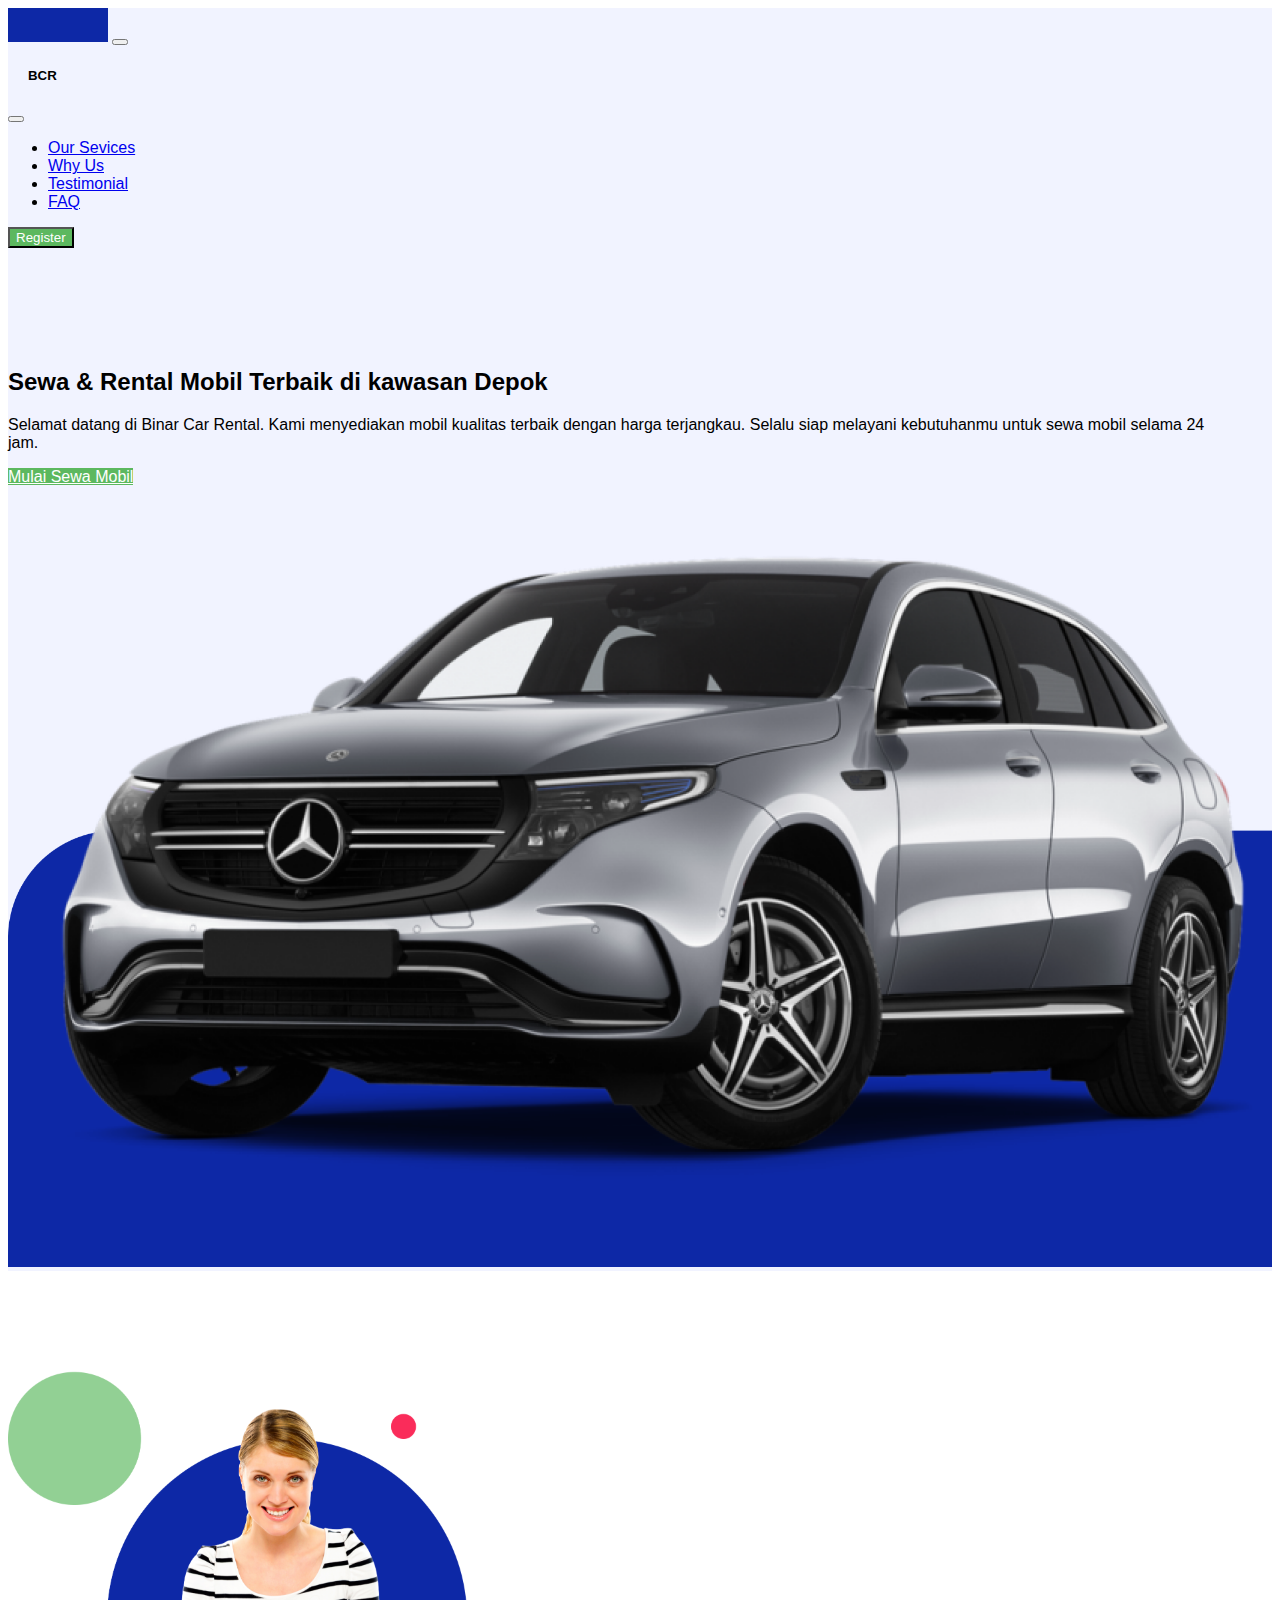
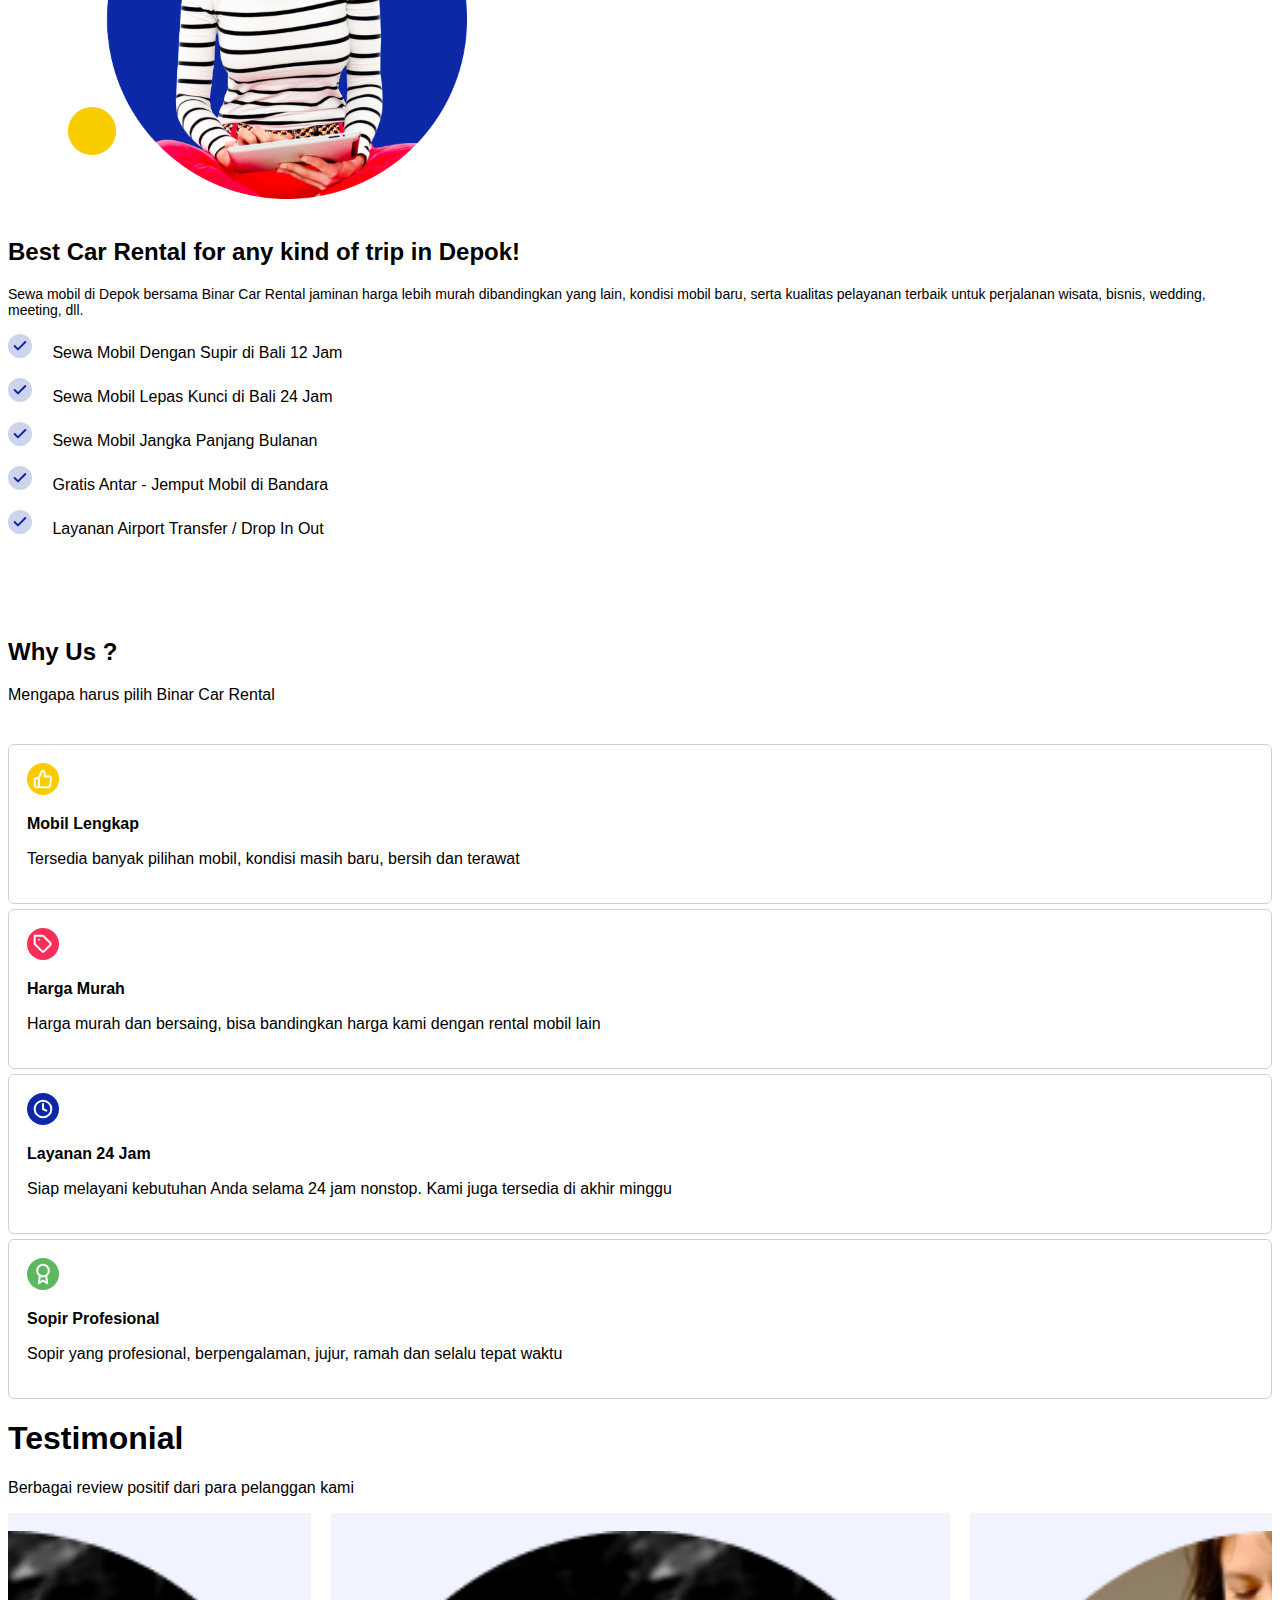
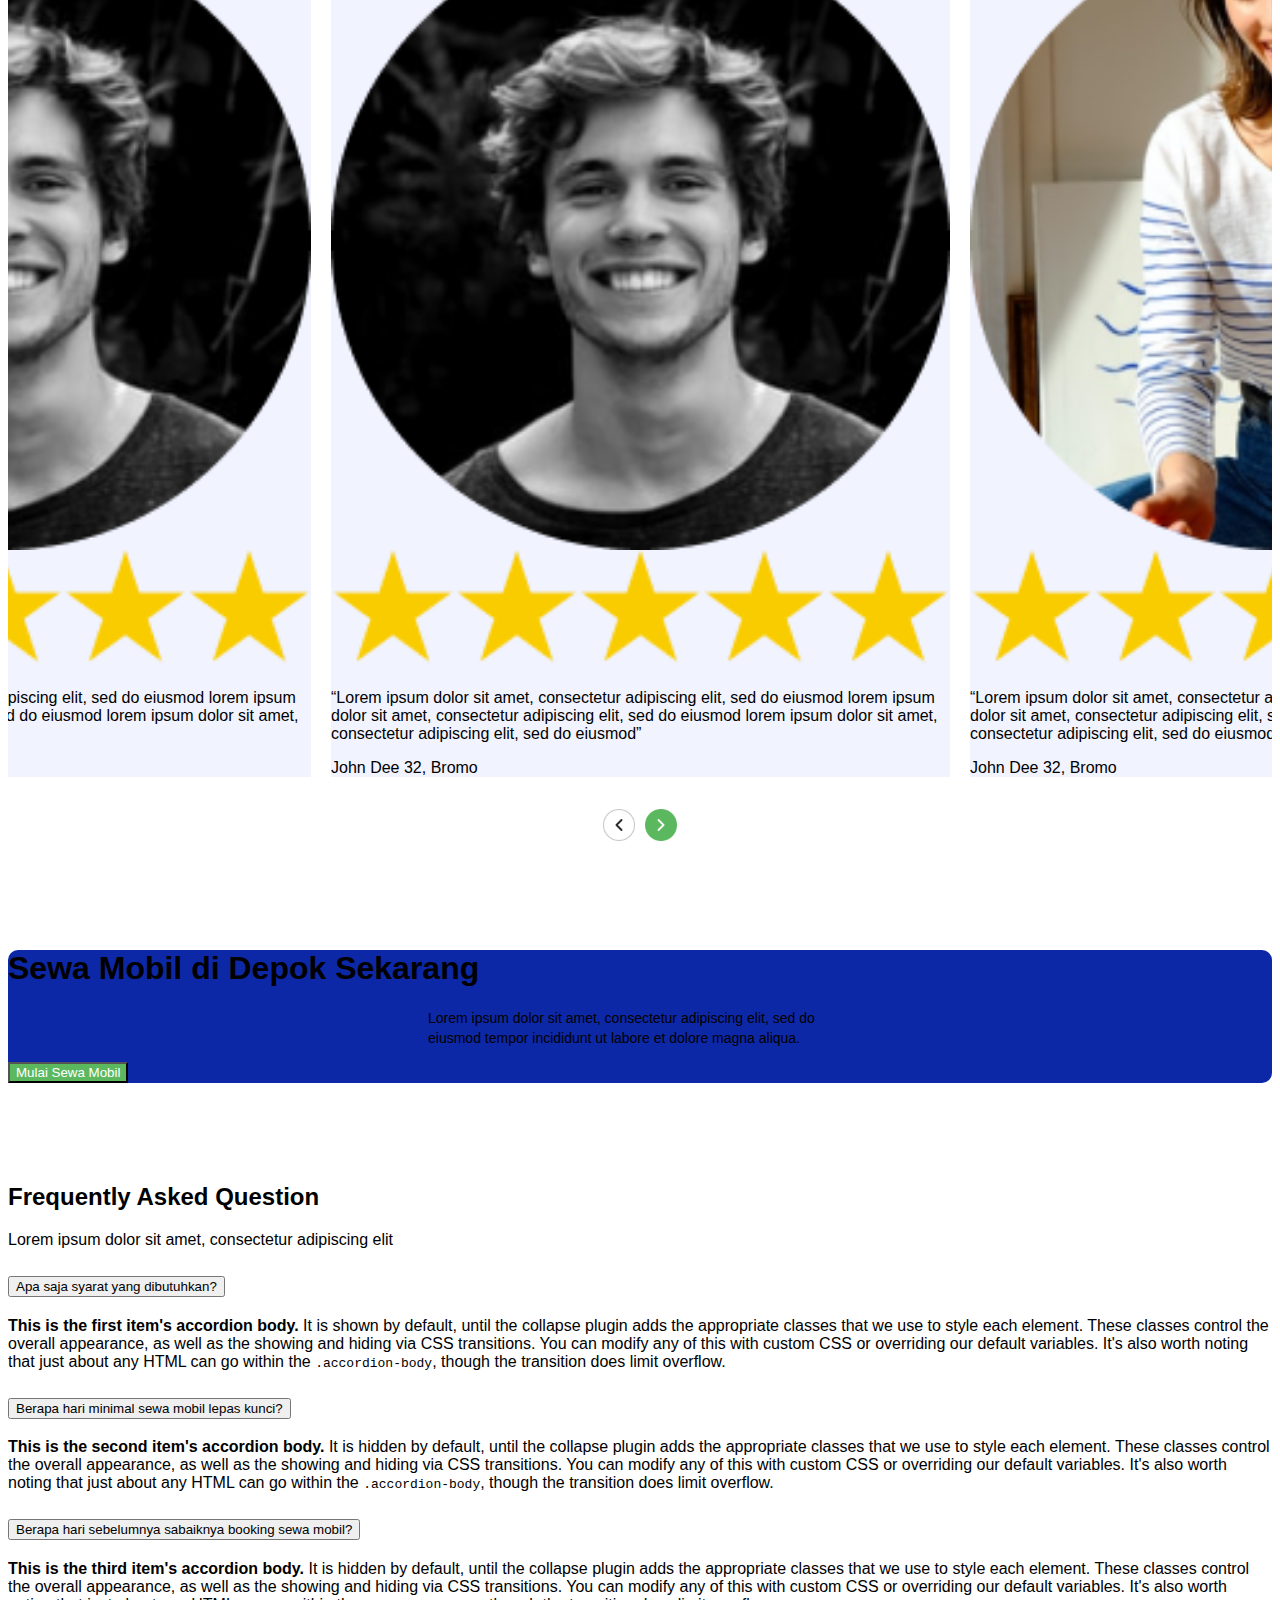
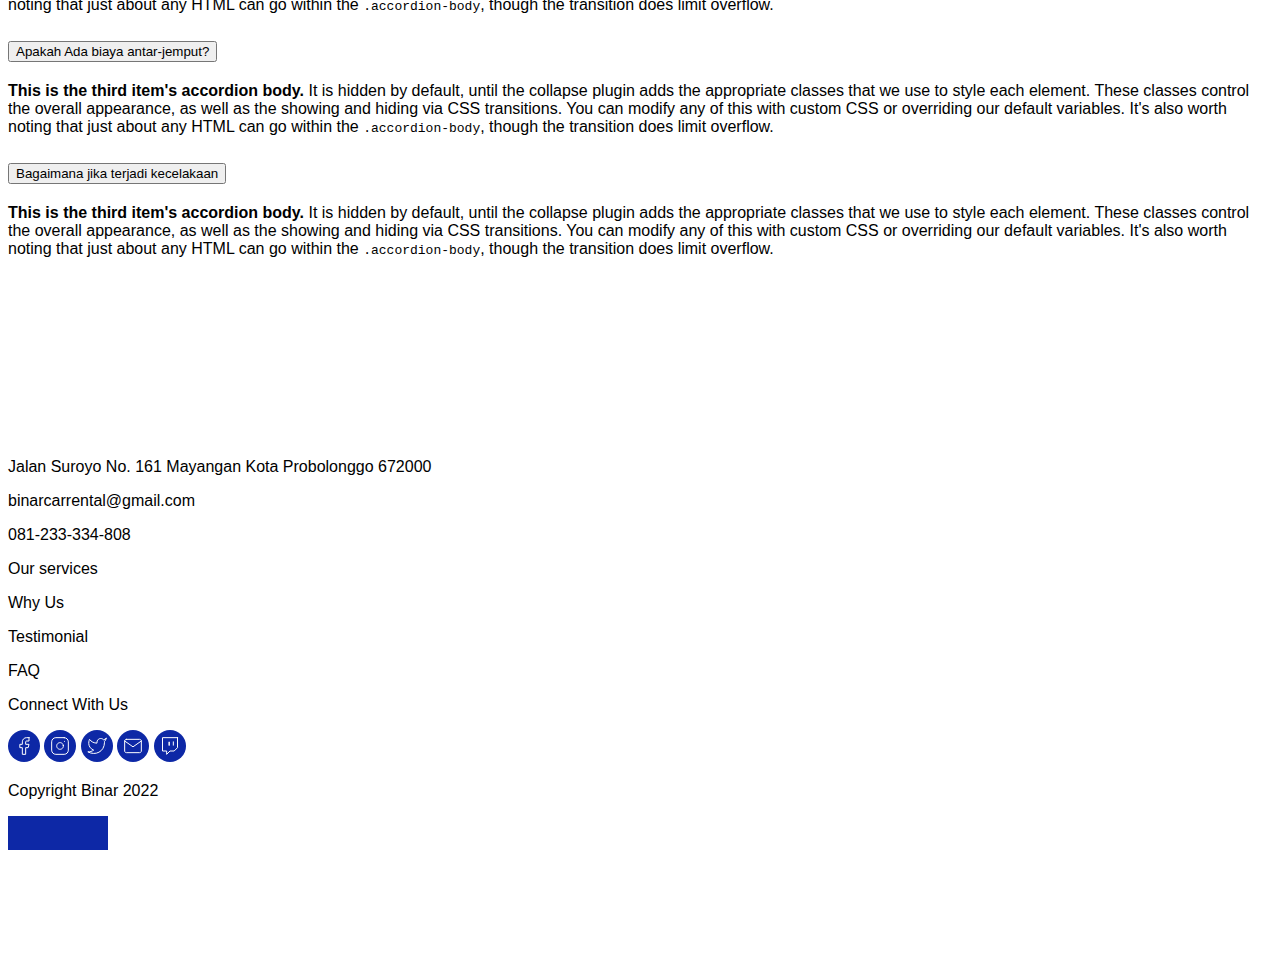
<file: search_car/public/index.html>
<!DOCTYPE html>
<html lang="en">

<head>
    <meta charset="UTF-8">
    <meta http-equiv="X-UA-Compatible" content="IE=edge">
    <meta name="viewport" content="width=device-width, initial-scale=1.0">
    <title>BCR - Binar Car Rental</title>
    <!-- Owl Carousel -->
    <link rel="stylesheet" href="scripts/OwlCarousel2-2.3.4/dist/assets/owl.carousel.css">
    <link rel="stylesheet" href="scripts/OwlCarousel2-2.3.4/dist/assets/owl.theme.default.css">
    <!-- Boostrap -->
    <link href="https://cdn.jsdelivr.net/npm/bootstrap@5.3.0-alpha1/dist/css/bootstrap.min.css" rel="stylesheet" integrity="sha384-GLhlTQ8iRABdZLl6O3oVMWSktQOp6b7In1Zl3/Jr59b6EGGoI1aFkw7cmDA6j6gD" crossorigin="anonymous">
    <!-- Custom CSS -->
    <link rel="stylesheet" href="css/style.css">
</head>

<body>
    <main>
        <!-- Navbar -->
        <nav class="navbar navbar-expand-lg bg-transparent">
            <div class="container">
                <a href="index.html"><img class="navbar-brand" src="images/logo.png" alt="" style="width: 100px; height: 34px;"></a>
                <button class="btn btn-white navbar-toggler" type="button" data-bs-toggle="offcanvas" data-bs-target="#offcanvasRight" aria-controls="offcanvasRight"><span
                        class="navbar-toggler-icon"></span></button>
                <div class="offcanvas offcanvas-end" tabindex="-1" id="offcanvasRight" aria-labelledby="offcanvasRightLabel">
                    <div class="offcanvas-header">
                        <h5 class="offcanvas-title fw-bold" style="margin-left: 20px;" id="offcanvasRightLabel">BCR</h5>
                        <button type="button" class="btn-close" data-bs-dismiss="offcanvas" aria-label="Close"></button>
                    </div>
                    <div class="offcanvas-body justify-content-end">
                        <ul class="navbar-nav mr-2 mb-lg-0">
                            <li class="nav-item mx-3 my-1"><a class="nav-link" href="#ourservices">Our Sevices</a></li>
                            <li class="nav-item mx-3 my-1"><a class="nav-link ml" href="#whyus">Why Us</a></li>
                            <li class="nav-item mx-3 my-1"><a class="nav-link" href="#testimonial">Testimonial</a></li>
                            <li class="nav-item mx-3 my-1"><a class="nav-link" href="#faq">FAQ</a></li>
                        </ul><button class="btn btn-register mx-3 my-1">Register</button>
                    </div>
                </div>
            </div>
        </nav>
        <!-- Main Section -->
        <section class="mobil">
            <div class="container-xxl">
                <div class="row">
                    <!-- <div class="col-lg-1 col-xxl-1 col-md-1">
                    </div> -->
                    <div class="col-lg-5  mx-lg-5 col-xl-5 col-xxl-5 mx-md-0 " style="padding-top: 100px;">
                        <h2 class="fw-bold" style="padding-right: 10px;">Sewa & Rental Mobil Terbaik di kawasan Depok</h2>
                        <p style="padding-right: 40px;">Selamat datang di Binar Car Rental. Kami menyediakan mobil kualitas terbaik dengan harga terjangkau. Selalu siap melayani kebutuhanmu untuk sewa mobil selama 24 jam. </p>
                        <a href="cars.html" class="btn btn-main">Mulai Sewa Mobil</a>
                    </div>
                    <div class="col-lg-5 col-xl-6 col-xxl-6 mt-lg-3" style="padding-top: 50px; "><img class="" width="100%" src="images/img_car.png" alt=""></div>
                </div>
            </div>
        </section>
    </main>



    <!-- Our Service -->
    <section class="content" id="ourservice">
        <div class="container">
            <div class="row">
                <div class="col-lg-6">
                    <img class="img" style="height: 428px;" src="images/img_service.png" alt="">
                </div>
                <div class="col-lg-6" style="padding-top: 15px">
                    <h2 class="fw-bold fs-4" style="padding-right: 200px;">Best Car Rental for any kind of trip in Depok!</h2>
                    <p style="font-size: 14px; padding-right: 30px;">Sewa mobil di Depok bersama Binar Car Rental jaminan harga lebih murah dibandingkan yang lain, kondisi mobil baru, serta kualitas pelayanan terbaik untuk perjalanan wisata, bisnis, wedding, meeting, dll.</p>
                    <div class=" list-check ">
                        <p><img src="images/Group_53.svg" style="margin-right: 16px; " alt=" "> Sewa Mobil Dengan Supir di Bali 12 Jam</p>
                    </div>
                    <div class="list-check ">
                        <p><img src="images/Group_53.svg" style="margin-right: 16px; " alt=" "> Sewa Mobil Lepas Kunci di Bali 24 Jam</p>
                    </div>
                    <div class="list-check ">
                        <p><img src="images/Group_53.svg" style="margin-right: 16px; " alt=" "> Sewa Mobil Jangka Panjang Bulanan</p>
                    </div>
                    <div class="list-check ">
                        <p><img src="images/Group_53.svg" style="margin-right: 16px; " alt=" "> Gratis Antar - Jemput Mobil di Bandara</p>
                    </div>
                    <div class="list-check ">
                        <p><img src="images/Group_53.svg" style="margin-right: 16px; " alt=" "> Layanan Airport Transfer / Drop In Out</p>
                    </div>
                </div>
            </div>
        </div>
    </section>

    <!-- Why Us Section -->
    <section class="why" id="whyus">
        <div class="container ">
            <div class="row ">
                <h2 class="fw-bold">Why Us ?</h2>
                <p style="margin-top: 16px;">Mengapa harus pilih Binar Car Rental</p>
            </div>
            <div class="row " style="margin-top: 40px;">
                <div class="col-lg-3 ">
                    <div class="card-why">
                        <img src="images/icon_complete.svg " alt=" ">
                        <h2 style="font-size: 16px; margin-top: 16px;">Mobil Lengkap</h2>
                        <p style="line-height: 20px;">Tersedia banyak pilihan mobil, kondisi masih baru, bersih dan terawat</p>
                    </div>
                </div>
                <div class="col-lg-3 ">
                    <div class="card-why">
                        <img src="images/icon_price.svg " alt=" ">
                        <h2 style="font-size: 16px; margin-top: 16px;">Harga Murah</h2>
                        <p class="fs-6" style="line-height: 20px;">Harga murah dan bersaing, bisa bandingkan harga kami dengan rental mobil lain</p>
                    </div>
                </div>
                <div class=" col-lg-3 ">
                    <div class="card-why ">
                        <img src="images/icon_24hrs.svg " alt=" ">
                        <h2 style="font-size: 16px; margin-top: 16px; ">Layanan 24 Jam</h2>
                        <p style="line-height: 20px;">Siap melayani kebutuhan Anda selama 24 jam nonstop. Kami juga tersedia di akhir minggu</p>
                    </div>
                </div>
                <div class="col-lg-3 ">
                    <div class="card-why ">
                        <img src="images/icon_professional.svg " alt=" ">
                        <h2 style="font-size: 16px; margin-top: 16px; ">Sopir Profesional</h2>
                        <p style="line-height: 20px;">Sopir yang profesional, berpengalaman, jujur, ramah dan selalu tepat waktu</p>
                    </div>
                </div>


            </div>
        </div>
    </section>

    <!-- Testimonial Section -->

    <section class="carousel" id="testimonial">
        <div class="container">
            <div class="row">
                <div class="col-lg-12 text-center my-5">
                    <h1 class="fw-bold">Testimonial</h1>
                    <p class="mt-3">Berbagai review positif dari para pelanggan kami</p>
                </div>
            </div>
            <div class="owl-carousel owl-theme">
                <div class="item">
                    <div class="card mb-3">
                        <div class=" row py-5 px-2 mx-2 ">
                            <div class="col-lg-3 text-lg-center px-3 ">
                                <br>
                                <img src="images/img_photo.png " class="img-fluid rounded-circle " width="80px " alt="... " style=" margin-left: auto; margin-right: auto; ">
                            </div>
                            <div class="col-lg-9 text-center text-md-center">
                                <div class="card-body ">
                                    <img src="images/Rate.png " alt=" " class="w-25 mb-3 mb-lg-2">
                                    <p class="card-text ">“Lorem ipsum dolor sit amet, consectetur adipiscing elit, sed do eiusmod lorem ipsum dolor sit amet, consectetur adipiscing elit, sed do eiusmod lorem ipsum dolor sit amet, consectetur adipiscing elit, sed do eiusmod”</p>
                                    <p class="fw-bold ">John Dee 32, Bromo</p>
                                </div>
                            </div>
                        </div>
                    </div>
                </div>
                <div class="item">
                    <div class="card mb-3">
                        <div class=" row py-5 px-2 mx-2 ">
                            <div class="col-lg-3 text-lg-center px-3 ">
                                <br>
                                <img src="images/img_photo1.png " class="img-fluid rounded-circle " width="80px " alt="... " style=" margin-left: auto; margin-right: auto; ">
                            </div>
                            <div class="col-lg-9 text-md-center text-md-center">
                                <div class="card-body ">
                                    <img src="images/Rate.png " alt=" " class="w-25 mb-3 mb-lg-2 ">
                                    <p class="card-text ">“Lorem ipsum dolor sit amet, consectetur adipiscing elit, sed do eiusmod lorem ipsum dolor sit amet, consectetur adipiscing elit, sed do eiusmod lorem ipsum dolor sit amet, consectetur adipiscing elit, sed do eiusmod”</p>
                                    <p class="fw-bold ">John Dee 32, Bromo</p>
                                </div>
                            </div>
                        </div>
                    </div>
                </div>
                <div class="item">
                    <div class="card mb-3">
                        <div class=" row py-5 px-2 mx-2 ">
                            <div class="col-lg-3 text-lg-center px-3 ">
                                <br>
                                <img src="images/img_photo.png " class="img-fluid rounded-circle " width="80px " alt="... " style=" margin-left: auto; margin-right: auto; ">
                            </div>
                            <div class="col-lg-9 text-md-center text-md-center">
                                <div class="card-body ">
                                    <img src="images/Rate.png " alt=" " class="w-25 mb-3 mb-lg-2 ">
                                    <p class="card-text ">“Lorem ipsum dolor sit amet, consectetur adipiscing elit, sed do eiusmod lorem ipsum dolor sit amet, consectetur adipiscing elit, sed do eiusmod lorem ipsum dolor sit amet, consectetur adipiscing elit, sed do eiusmod”</p>
                                    <p class="fw-bold ">John Dee 32, Bromo</p>
                                </div>
                            </div>
                        </div>
                    </div>
                </div>
                <div class="item">
                    <div class="card mb-3">
                        <div class=" row py-5 px-2 mx-2 ">
                            <div class="col-lg-3 text-lg-center px-3 ">
                                <br>
                                <img src="images/img_photo.png " class="img-fluid rounded-circle " width="80px " alt="... " style=" margin-left: auto; margin-right: auto; ">
                            </div>
                            <div class="col-lg-9 text-md-center text-md-center">
                                <div class="card-body ">
                                    <img src="images/Rate.png " alt=" " class="w-25 mb-3 mb-lg-2 ">
                                    <p class="card-text ">“Lorem ipsum dolor sit amet, consectetur adipiscing elit, sed do eiusmod lorem ipsum dolor sit amet, consectetur adipiscing elit, sed do eiusmod lorem ipsum dolor sit amet, consectetur adipiscing elit, sed do eiusmod”</p>
                                    <p class="fw-bold ">John Dee 32, Bromo</p>
                                </div>
                            </div>
                        </div>
                    </div>
                </div>
            </div>
        </div>
    </section>


    <!-- Sewa Mobil -->

    <section class="rent">
        <div class="container">
            <div class="row">
                <div class="col-lg-12 text-lg-center text-center py-5">
                    <h1 class="text-white fw-bold">Sewa Mobil di Depok Sekarang</h1>
                    <p class="text-white pt-2">Lorem ipsum dolor sit amet, consectetur adipiscing elit, sed do eiusmod tempor incididunt ut labore et dolore magna aliqua. </p>
                    <button class="btn btn-main mt-4">Mulai Sewa Mobil</button>
                </div>
            </div>
        </div>
    </section>

    <!-- Frequently Asked Question -->
    <section class="faq" id="faq">
        <div class="container">
            <div class="row">
                <div class="col-lg-5 title-faq">
                    <h2 class="fw-bold">Frequently Asked Question</h2>
                    <p>Lorem ipsum dolor sit amet, consectetur adipiscing elit</p>
                </div>
                <div class="col-lg-7">
                    <div class="accordion" id="accordionExample">
                        <div class="accordion-item">
                            <h2 class="accordion-header" id="headingOne">
                                <button class="accordion-button" type="button" data-bs-toggle="collapse" data-bs-target="#collapseOne" aria-expanded="true" aria-controls="collapseOne">
                                    Apa saja syarat yang dibutuhkan?
                                </button>
                            </h2>
                            <div id="collapseOne" class="accordion-collapse collapse show" aria-labelledby="headingOne" data-bs-parent="#accordionExample">
                                <div class="accordion-body">
                                    <strong>This is the first item's accordion body.</strong> It is shown by default, until the collapse plugin adds the appropriate classes that we use to style each element. These classes control the overall appearance,
                                    as well as the showing and hiding via CSS transitions. You can modify any of this with custom CSS or overriding our default variables. It's also worth noting that just about any HTML can go within the <code>.accordion-body</code>,
                                    though the transition does limit overflow.
                                </div>
                            </div>
                        </div>
                        <div class="accordion-item mt-3">
                            <h2 class="accordion-header" id="headingTwo">
                                <button class="accordion-button collapsed" type="button" data-bs-toggle="collapse" data-bs-target="#collapseTwo" aria-expanded="false" aria-controls="collapseTwo">
                                    Berapa hari minimal sewa mobil lepas kunci?
                                </button>
                            </h2>
                            <div id="collapseTwo" class="accordion-collapse collapse" aria-labelledby="headingTwo" data-bs-parent="#accordionExample">
                                <div class="accordion-body">
                                    <strong>This is the second item's accordion body.</strong> It is hidden by default, until the collapse plugin adds the appropriate classes that we use to style each element. These classes control the overall appearance,
                                    as well as the showing and hiding via CSS transitions. You can modify any of this with custom CSS or overriding our default variables. It's also worth noting that just about any HTML can go within the <code>.accordion-body</code>,
                                    though the transition does limit overflow.
                                </div>
                            </div>
                        </div>
                        <div class="accordion-item mt-3">
                            <h2 class="accordion-header" id="headingThree">
                                <button class="accordion-button collapsed" type="button" data-bs-toggle="collapse" data-bs-target="#collapseThree" aria-expanded="false" aria-controls="collapseThree">
                                    Berapa hari sebelumnya sabaiknya booking sewa mobil?
                                </button>
                            </h2>
                            <div id="collapseThree" class="accordion-collapse collapse" aria-labelledby="headingThree" data-bs-parent="#accordionExample">
                                <div class="accordion-body">
                                    <strong>This is the third item's accordion body.</strong> It is hidden by default, until the collapse plugin adds the appropriate classes that we use to style each element. These classes control the overall appearance,
                                    as well as the showing and hiding via CSS transitions. You can modify any of this with custom CSS or overriding our default variables. It's also worth noting that just about any HTML can go within the <code>.accordion-body</code>,
                                    though the transition does limit overflow.
                                </div>
                            </div>
                        </div>
                        <div class="accordion-item mt-3">
                            <h2 class="accordion-header" id="headingThree">
                                <button class="accordion-button collapsed" type="button" data-bs-toggle="collapse" data-bs-target="#collapseFour" aria-expanded="false" aria-controls="collapseFour">
                                    Apakah Ada biaya antar-jemput?
                                </button>
                            </h2>
                            <div id="collapseFour" class="accordion-collapse collapse" aria-labelledby="headingFour" data-bs-parent="#accordionExample">
                                <div class="accordion-body">
                                    <strong>This is the third item's accordion body.</strong> It is hidden by default, until the collapse plugin adds the appropriate classes that we use to style each element. These classes control the overall appearance,
                                    as well as the showing and hiding via CSS transitions. You can modify any of this with custom CSS or overriding our default variables. It's also worth noting that just about any HTML can go within the <code>.accordion-body</code>,
                                    though the transition does limit overflow.
                                </div>
                            </div>
                        </div>
                        <div class="accordion-item mt-3">
                            <h2 class="accordion-header" id="headingFive">
                                <button class="accordion-button collapsed" type="button" data-bs-toggle="collapse" data-bs-target="#collapseFive" aria-expanded="false" aria-controls="collapseFive">
                                    Bagaimana jika terjadi kecelakaan
                                </button>
                            </h2>
                            <div id="collapseFive" class="accordion-collapse collapse" aria-labelledby="headingFive" data-bs-parent="#accordionExample">
                                <div class="accordion-body">
                                    <strong>This is the third item's accordion body.</strong> It is hidden by default, until the collapse plugin adds the appropriate classes that we use to style each element. These classes control the overall appearance,
                                    as well as the showing and hiding via CSS transitions. You can modify any of this with custom CSS or overriding our default variables. It's also worth noting that just about any HTML can go within the <code>.accordion-body</code>,
                                    though the transition does limit overflow.
                                </div>
                            </div>
                        </div>
                    </div>
                </div>
            </div>
        </div>
    </section>


    <!-- Footer -->
    <footer>
        <div class="container">
            <div class="row">
                <div class="col-md-3 mx-auto">
                    <p class="fw-light">Jalan Suroyo No. 161 Mayangan Kota Probolonggo 672000 </p>
                    <p class="fw-light">binarcarrental@gmail.com </p class="fw-light">
                    <p>081-233-334-808</p>
                </div>
                <div class="col-md-3 mx-auto">
                    <p>Our services</p>
                    <p>Why Us</p>
                    <p>Testimonial</p>
                    <p>FAQ</p>
                </div>
                <div class="col-md-3 mx-auto">
                    <p class="fw-light">Connect With Us</p>
                    <p><img class="mx-1" src="images/icon_facebook.svg" alt="">
                        <img class="mx-1" src="images/icon_instagram.svg" alt="">
                        <img class="mx-1" src="images/icon_twitter.svg" alt="">
                        <img class="mx-1" src="images/icon_mail.svg" alt="">
                        <img class="mx-1" src="images/icon_twitch.svg" alt="">
                    </p>
                </div>
                <div class="col-md-3 mx-auto">
                    <p>Copyright Binar 2022</p><img src="images/logo.png" alt="" width="100px">
                </div>
            </div>
        </div>
    </footer>
    <!-- Script -->

    <!-- Owl -->
    <script src="https://ajax.googleapis.com/ajax/libs/jquery/1.11.1/jquery.min.js"></script>
    <script src="scripts/OwlCarousel2-2.3.4/dist/owl.carousel.js"></script>

    <!-- Bootstrap -->
    <script src="https://cdn.jsdelivr.net/npm/@popperjs/core@2.11.6/dist/umd/popper.min.js " integrity="sha384-oBqDVmMz9ATKxIep9tiCxS/Z9fNfEXiDAYTujMAeBAsjFuCZSmKbSSUnQlmh/jp3 " crossorigin="anonymous "></script>
    <script src="https://cdn.jsdelivr.net/npm/bootstrap@5.3.0-alpha1/dist/js/bootstrap.min.js " integrity="sha384-mQ93GR66B00ZXjt0YO5KlohRA5SY2XofN4zfuZxLkoj1gXtW8ANNCe9d5Y3eG5eD " crossorigin="anonymous "></script>

    <script>
        $(' .owl-carousel ').owlCarousel({
            loop: true,
            margin: 20,
            autoWidth: true,
            autoHeight: true,
            nav: true,
            center: true,
            dots: false,
            navText: ["<img width='32px' src='images/Leftbutton.png'>", "<img  width='32px' src='images/Rightbutton.png'>"],
            responsiveClass: true,
            responsive: {
                0: {
                    items: 1,
                    nav: true,
                    loop: true,
                    autoWidth: true,
                    autoHeight: true,
                },
                600: {
                    items: 1,
                    nav: true,
                    loop: true,
                    autoWidth: true,
                    autoHeight: true,

                }
            }

        })
        $('.owl-carousel1').owlCarousel({
            loop: true,
            margin: 10,
            responsiveClass: true,
            responsive: {
                0: {
                    items: 1,
                    nav: true
                },
                600: {
                    items: 3,
                    nav: false
                },
                1000: {
                    items: 5,
                    nav: true,
                    loop: false
                }
            }
        })
    </script>

</body>

</html>
</file>
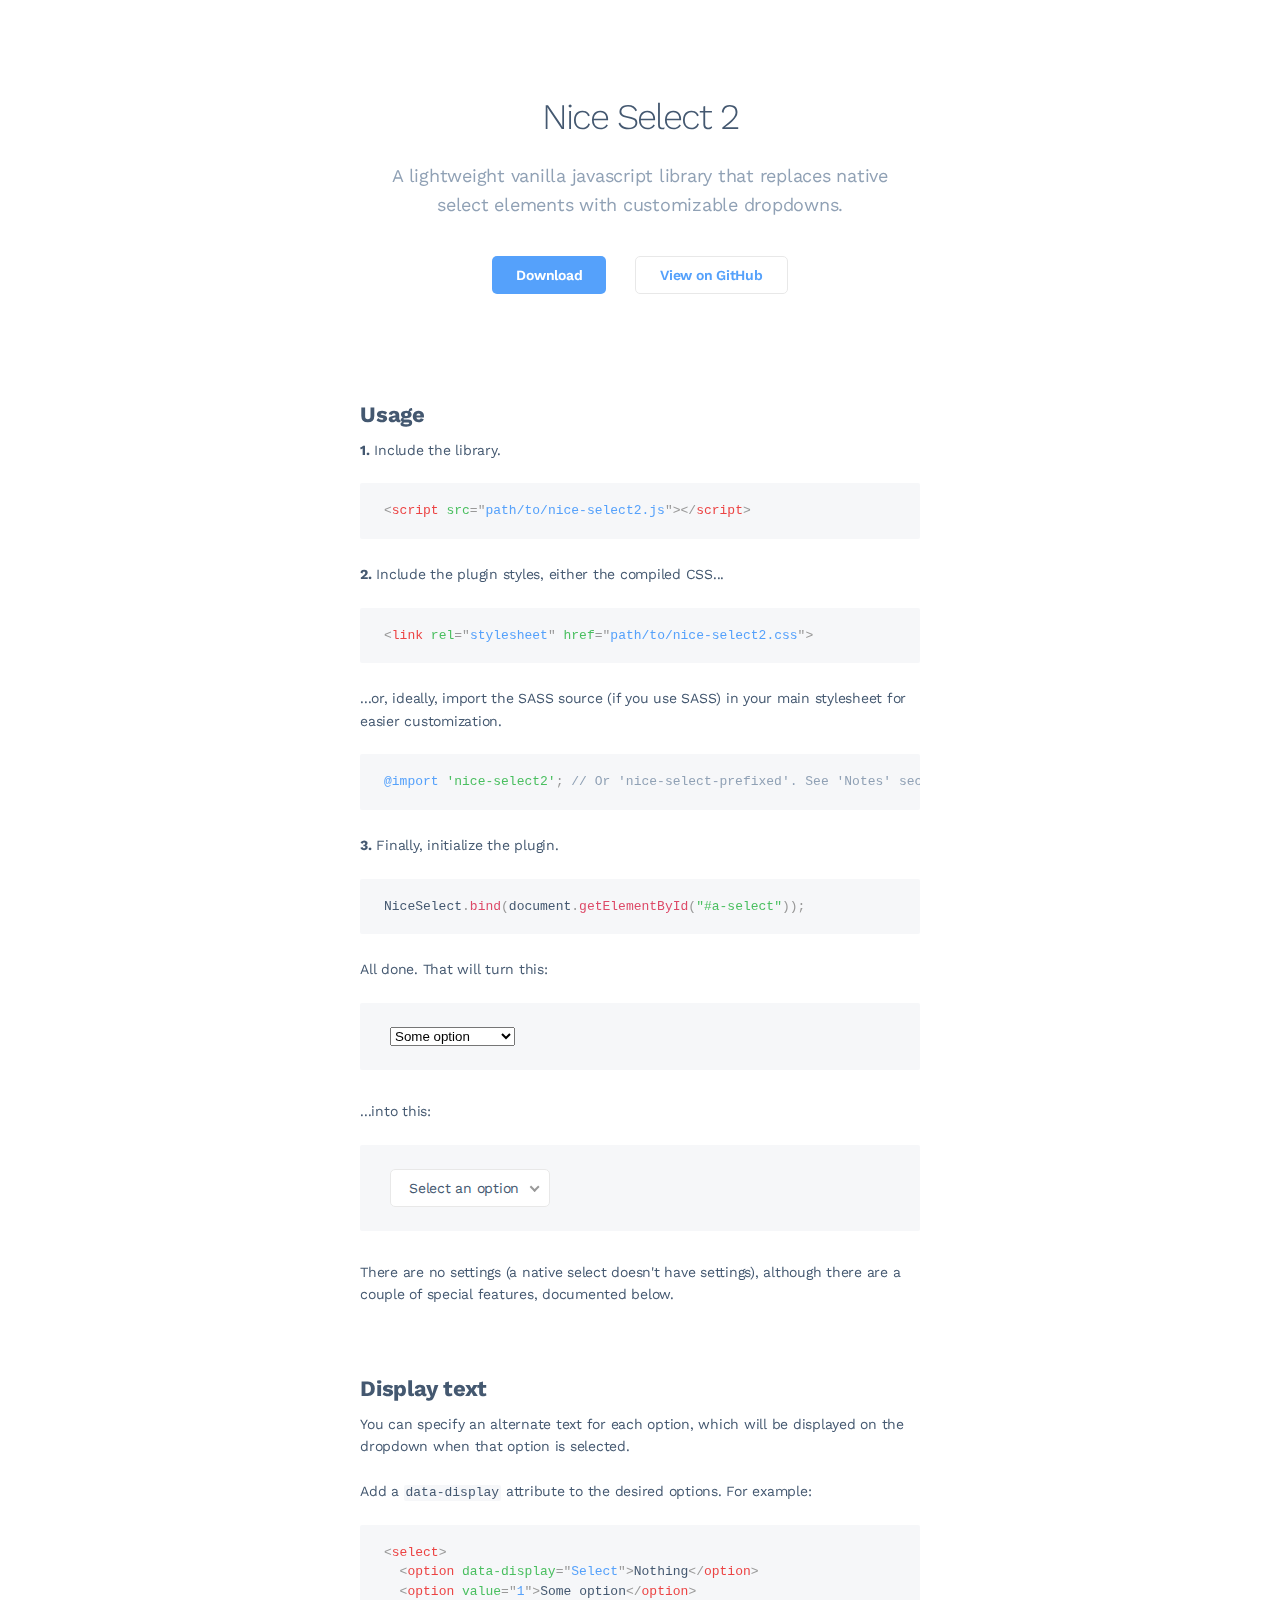
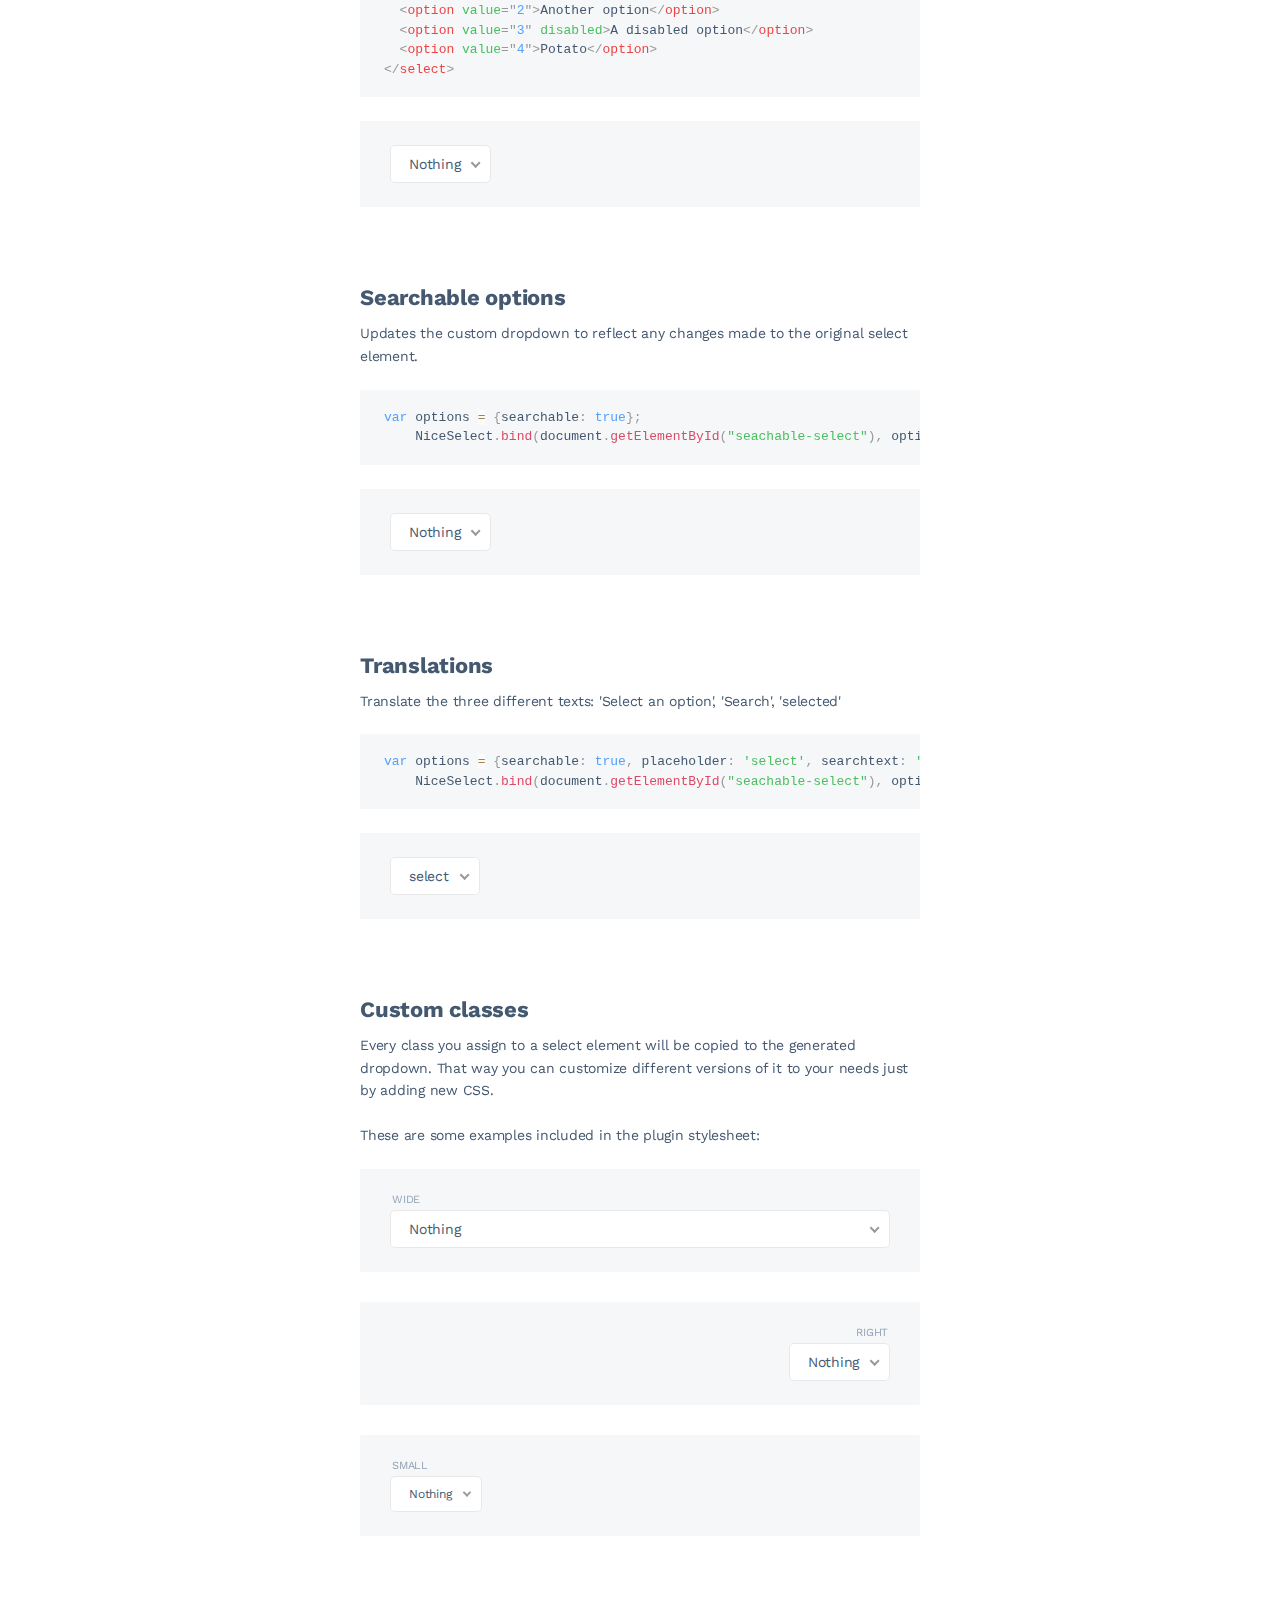
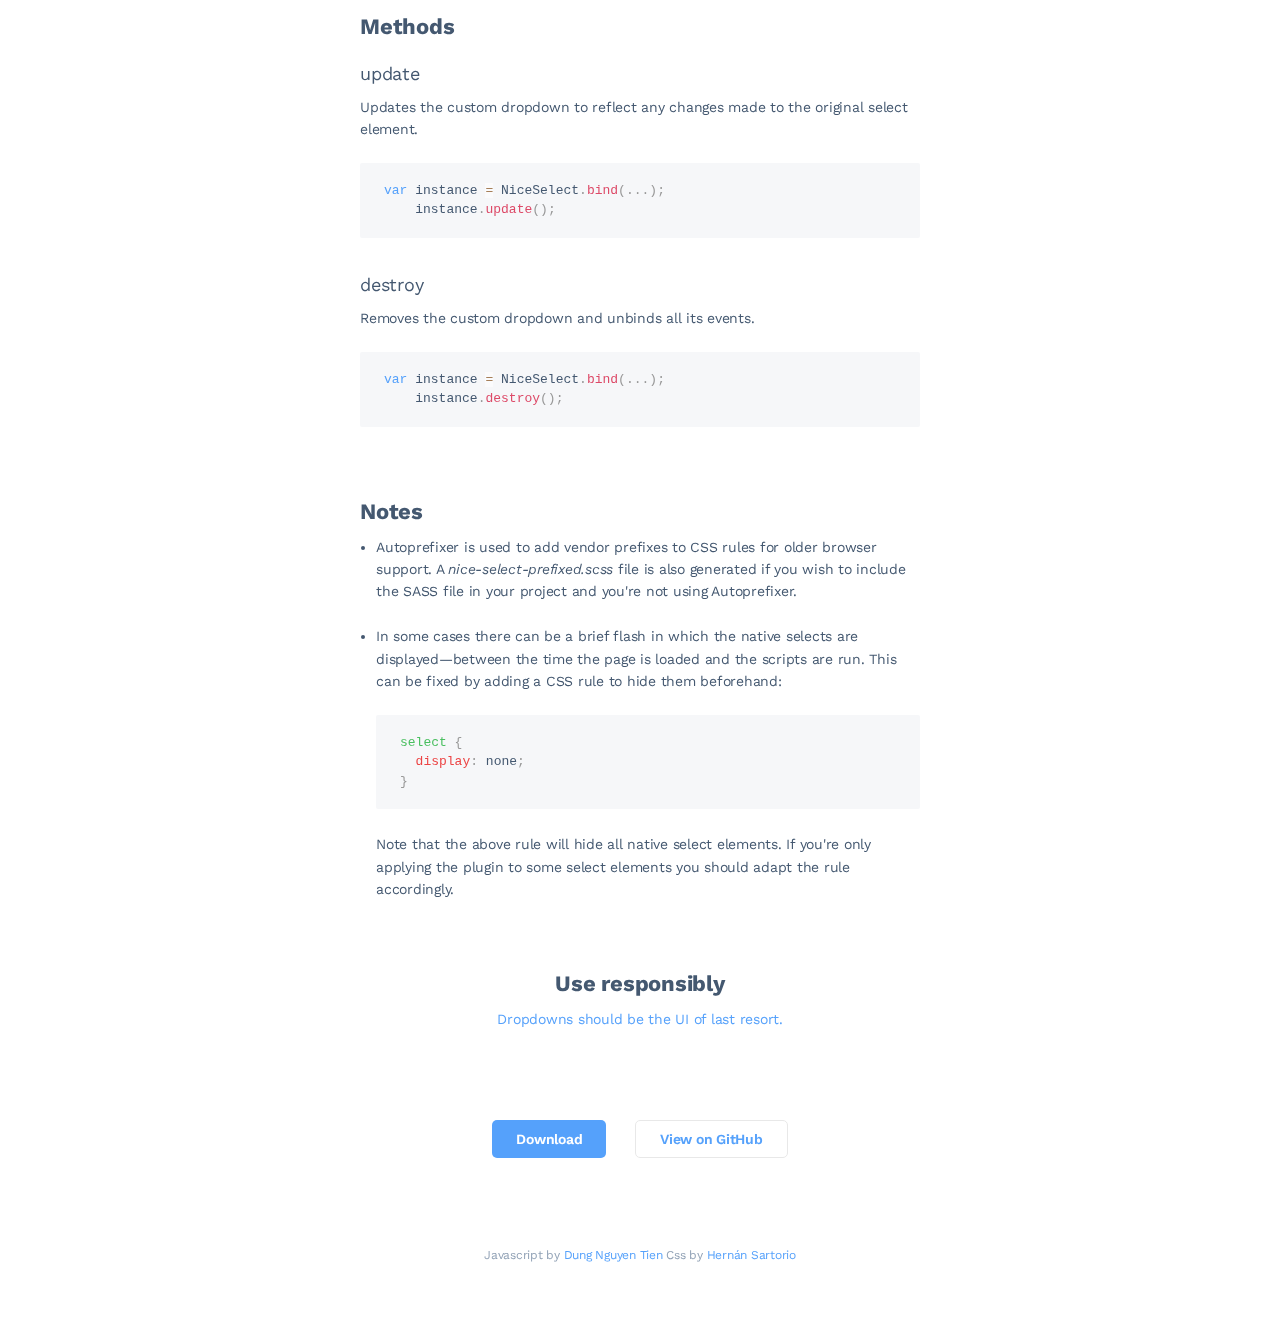
<file: search_car/public/scripts/nice-select2/docs/index.html>
<!DOCTYPE html>
<html>
<head>

  <meta charset="utf-8">
  <meta name="viewport" content="width=device-width, initial-scale=1, user-scalable=no">

  <title>Vanilla Javascript Nice Select2</title>

  <link href='https://fonts.googleapis.com/css?family=Work+Sans:300,400,600&Inconsolata:400,700' rel='stylesheet' type='text/css'>
  <link rel="stylesheet" href="dist/css/style.css">
  <link rel="stylesheet" href="dist/css/nice-select2.css">

  <!-- Global site tag (gtag.js) - Google Analytics -->
<script async src="https://www.googletagmanager.com/gtag/js?id=UA-40665301-3"></script>
<script>
  window.dataLayer = window.dataLayer || [];
  function gtag(){dataLayer.push(arguments);}
  gtag('js', new Date());

  gtag('config', 'UA-40665301-3');
</script>

</head>

<body>

  <div class="container">
  
    <div class="header">      
      <h1> Nice Select 2</h1>
      
      <p>A lightweight vanilla javascript library that replaces native select elements with customizable dropdowns.</p>
      
      <a href="https://github.com/bluzky/nice-select2/releases" class="button">Download</a>
      <a href="https://github.com/bluzky/nice-select2" class="button light">View on GitHub</a>
    </div>

    <h2>Usage</h2>
    <p><strong>1.</strong> Include the library.</p>
    
    <pre><code class="language-html">&lt;script src=&quot;path/to/nice-select2.js&quot;&gt;&lt;/script&gt;</code></pre>
    
    <p><strong>2.</strong> Include the plugin styles, either the compiled CSS...</p>
    
    <pre><code class="language-html">&lt;link rel=&quot;stylesheet&quot; href=&quot;path/to/nice-select2.css&quot;&gt;</code></pre>

    <p>...or, ideally, import the SASS source (if you use SASS) in your main stylesheet for easier customization.</p>
    
    <pre><code class="language-scss">@import 'nice-select2'; // Or 'nice-select-prefixed'. See 'Notes' section.</code></pre>
    
    <p><strong>3.</strong> Finally, initialize the plugin.</p>
    
    <pre><code class="language-js">NiceSelect.bind(document.getElementById("#a-select"));</code></pre>
    
    <p>All done. That will turn this:</p>
    
    <div class="box">
      <select class="ignore">
        <option value="1">Some option</option>
        <option value="2">Another option</option>
        <option value="3" disabled>A disabled option</option>
        <option value="4">Potato</option>
      </select>
    </div>
    
    <p>...into this:</p>
    
    <div class="box">
      <select class="selectize"  multiple='multiple'>
        <option value="1">Some option</option>
        <option value="2">Another option</option>
        <option value="3" disabled>A disabled option</option>
        <option value="4">Potato</option>
        <option value="1">Some option</option>
        <option value="2">Another option</option>
        <option value="3" disabled>A disabled option</option>
        <option value="4">Potato</option>
        <option value="1">Some option</option>
        <option value="2">Another option</option>
        <option value="3" disabled>A disabled option</option>
        <option value="4">Potato</option>
      </select>
    </div>
    
    <p>There are no settings (a native select doesn't have settings), although there are a couple of special features, documented below.</p>
    
    <h2>Display text</h2>
    <p>You can specify an alternate text for each option, which will be displayed on the dropdown when that option is selected.</p>
    
    <p>Add a <code class="language-html">data-display</code> attribute to the desired options. For example:</p>
    
    <pre><code class="language-html">&lt;select&gt;
  &lt;option data-display=&quot;Select&quot;&gt;Nothing&lt;/option&gt;
  &lt;option value=&quot;1&quot;&gt;Some option&lt;/option&gt;
  &lt;option value=&quot;2&quot;&gt;Another option&lt;/option&gt;
  &lt;option value=&quot;3&quot; disabled&gt;A disabled option&lt;/option&gt;
  &lt;option value=&quot;4&quot;&gt;Potato&lt;/option&gt;
&lt;/select&gt;</code></pre>
    
    <div class="box">
      <select class="selectize">
        <option data-display="Select">Nothing</option>
        <option value="1">Some option</option>
        <option value="2">Another option</option>
        <option value="3" disabled>A disabled option</option>
        <option value="4">Potato</option>
      </select>
    </div>


    <h2>Searchable options</h2>

    <p>Updates the custom dropdown to reflect any changes made to the original select element.</p>
    
    <pre><code class="language-js">var options = {searchable: true};
    NiceSelect.bind(document.getElementById("seachable-select"), options);</code></pre>
    
    <div class="box">
      <select id="seachable-select">
        <option data-display="Select">Nothing</option>
        <option value="1">Some option</option>
        <option value="2">Another option</option>
        <option value="3" disabled>A disabled option</option>
        <option value="4">Potato</option>
      </select>
    </div>

    <h2>Translations</h2>

    <p>Translate the three different texts: 'Select an option', 'Search', 'selected'</p>
    
    <pre><code class="language-js">var options = {searchable: true, placeholder: 'select', searchtext: 'zoek', selectedtext: 'geselecteerd'};
    NiceSelect.bind(document.getElementById("seachable-select"), options);</code></pre>
    
    <div class="box">
      <select id="translated-select" multiple>
        <option value="1">Some option</option>
        <option value="2">Another option</option>
        <option value="3" disabled>A disabled option</option>
        <option value="4">Potato</option>
      </select>
    </div>

    <h2>Custom classes</h2>
    
    <p>Every class you assign to a select element will be copied to the generated dropdown. That way you can customize different versions of it to your needs just by adding new CSS.</p>
    
    <p>These are some examples included in the plugin stylesheet:</p>
    
    <div class="box">
      <label>Wide</label>
      <select class="wide selectize">
        <option data-display="Select">Nothing</option>
        <option value="1">Some option</option>
        <option value="2">Another option</option>
        <option value="3" disabled>A disabled option</option>
        <option value="4">Potato</option>
      </select>
    </div>
    
    <div class="box">
      <label class="right">Right</label>
      <select class="right selectize">
        <option data-display="Select">Nothing</option>
        <option value="1">Some option</option>
        <option value="2">Another option</option>
        <option value="3" disabled>A disabled option</option>
        <option value="4">Potato</option>
      </select>
    </div>
    
    <div class="box">
      <label>Small</label>
      <select class="small selectize">
        <option data-display="Select">Nothing</option>
        <option value="1">Some option</option>
        <option value="2">Another option with long long text</option>
        <option value="3" disabled>A disabled option</option>
        <option value="4">Potato</option>
      </select>
    </div>
    
    <h2>Methods</h2>
    
    <h3>update</h3>
    
    <p>Updates the custom dropdown to reflect any changes made to the original select element.</p>
    
    <pre><code class="language-js">var instance = NiceSelect.bind(...);
    instance.update();</code></pre>
    
    <h3>destroy</h3>
    
    <p>Removes the custom dropdown and unbinds all its events.</p>
    
    <pre><code class="language-js">var instance = NiceSelect.bind(...);
    instance.destroy();</code></pre>
    
    <h2>Notes</h2>  
    
    <ul>
      <li>
        <p>Autoprefixer is used to add vendor prefixes to CSS rules for older browser support. A <i>nice-select-prefixed.scss</i> file is also generated if you wish to include the SASS file in your project and you're not using Autoprefixer.</p>
      </li>
      <li>
        <p>In some cases there can be a brief flash in which the native selects are displayed—between the time the page is loaded and the scripts are run. This can be fixed by adding a CSS rule to hide them beforehand:</p>
            
        <pre><code class="language-scss">select {
  display: none;
}</code></pre>

        <p>Note that the above rule will hide all native select elements. If you're only applying the plugin to some select elements you should adapt the rule accordingly.</p>
      </li>
    </ul>

    <div class="footer">
      <h2>Use responsibly</h2>
      
      <p><a href="http://www.lukew.com/ff/entry.asp?1950">Dropdowns should be the UI of last resort.</a></p>
      
      <a href="https://github.com/bluzky/nice-select2/releases" class="button">Download</a>
      <a href="https://github.com/bluzky/nice-select2" class="button light">View on GitHub</a>
      
      <div class="credit">
        Javascript by <a href="http://bluzky.github.io">Dung Nguyen Tien</a>
        Css by <a href="http://hernansartorio.com?r=ns">Hernán Sartorio</a>
      </div>
    </div>
    
    
  </div>
  
  <script src="dist/js/nice-select2.js"></script>
  <script src="demo/fastclick.js"></script>
  <script src="demo/prism.js"></script>
  
  <script>
   document.addEventListener("DOMContentLoaded", function(e){

     // default
     var els = document.querySelectorAll(".selectize");
     els.forEach(function(select){
       NiceSelect.bind(select);
     });

     // seachable 
     var options = {searchable: true};
     NiceSelect.bind(document.getElementById("seachable-select"), options); 


     //translated-select 
     var options = {
      searchable: true, 
      placeholder: 'select', 
      searchtext: 'zoek', 
      selectedtext: 'geselecteerd'
    };
    document.getElementById("translated-select")._niceSelect  = NiceSelect.bind(document.getElementById("translated-select"), options); 
   });
  </script>
  
</body>
</html>
</file>
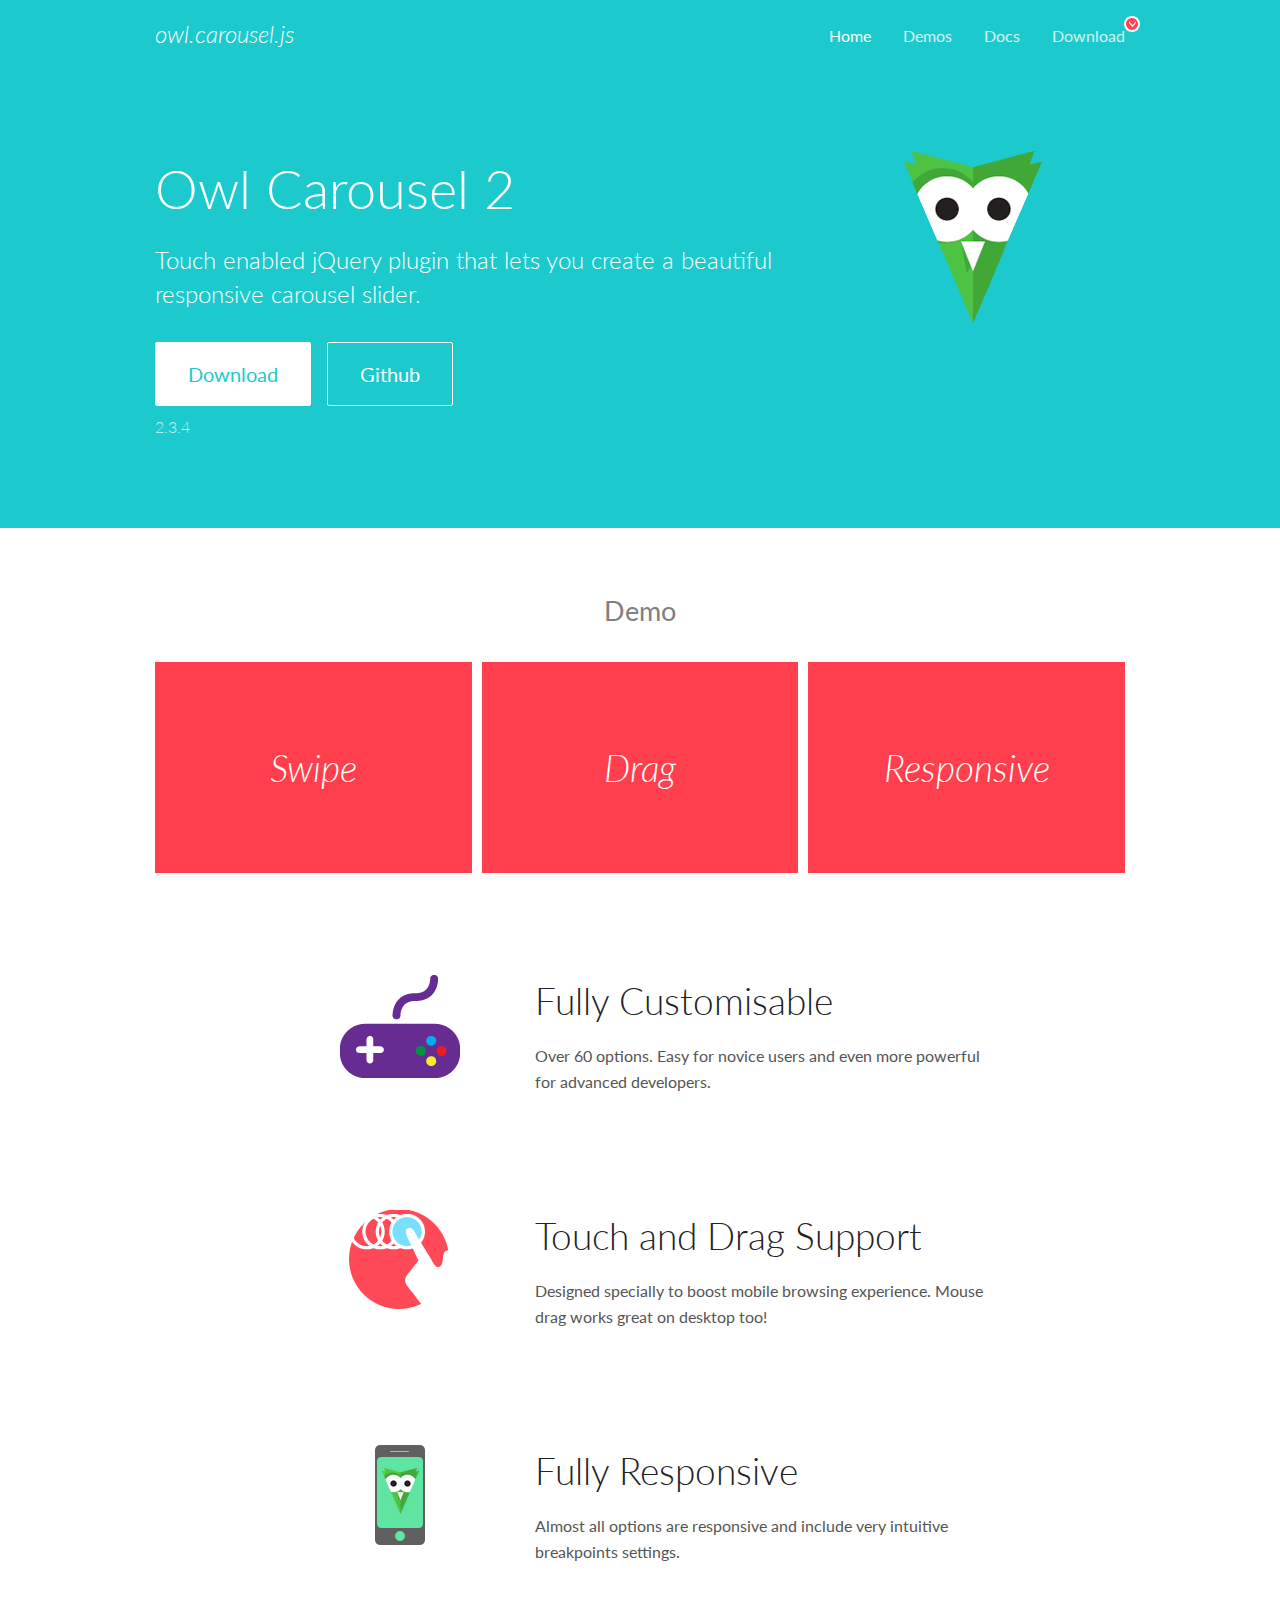
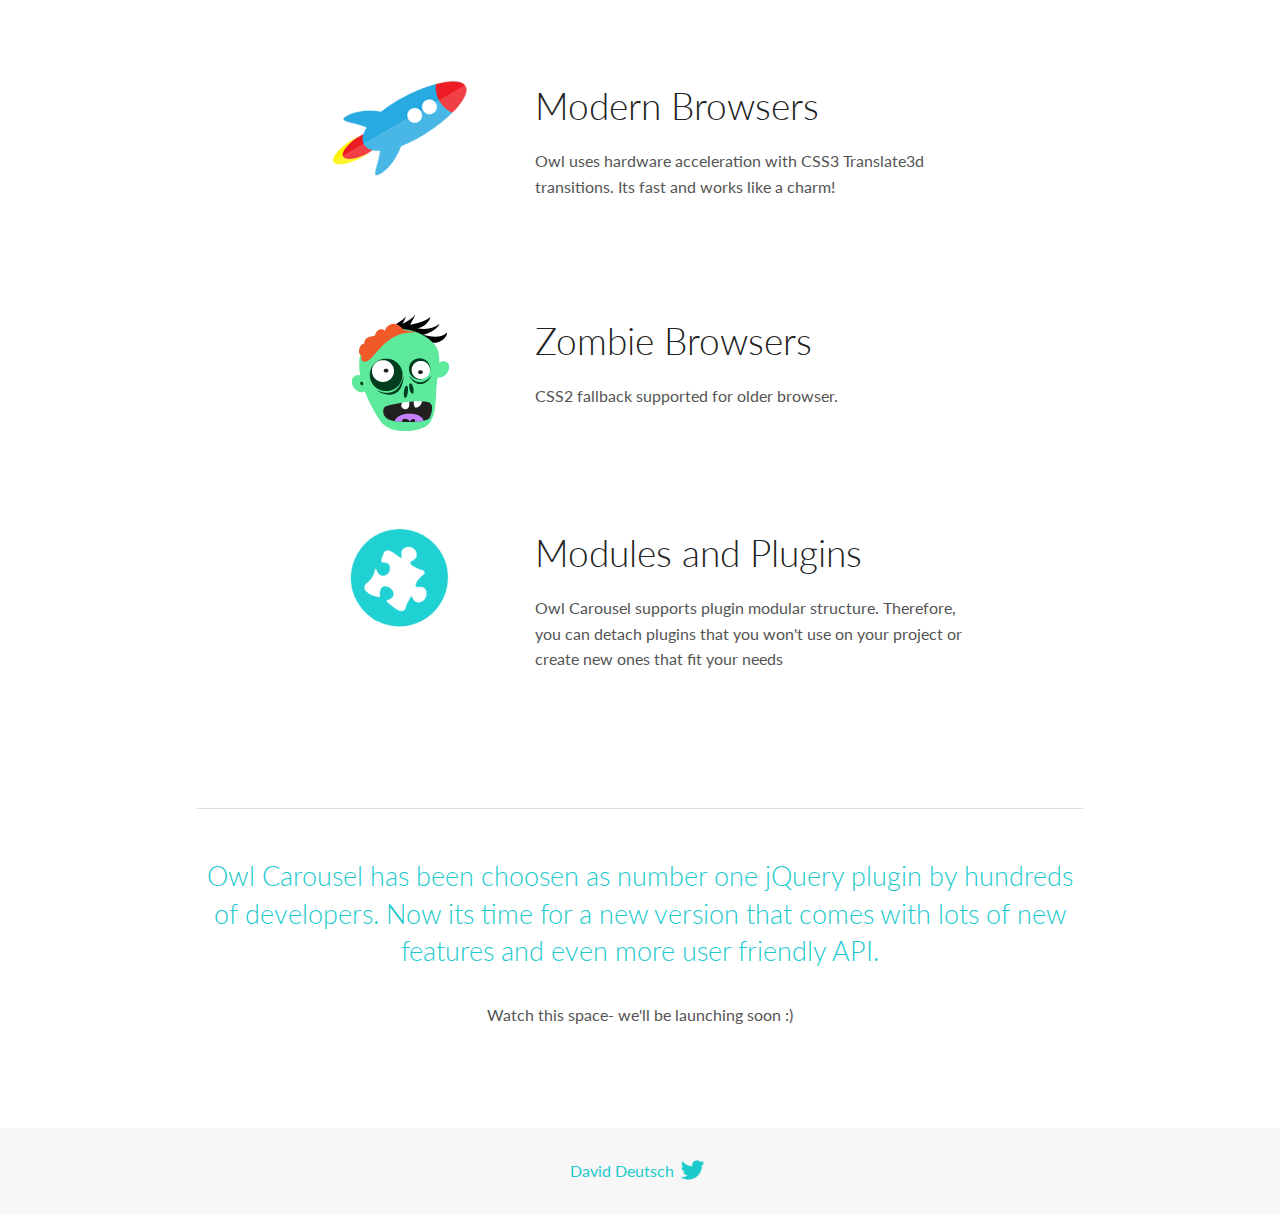
<file: search_car/public/scripts/OwlCarousel2-2.3.4/docs/index.html>
<!DOCTYPE html>
<html lang="en">
  <head>

    <!-- head -->
    <meta charset="utf-8">
    <meta name="msapplication-tap-highlight" content="no" />
    <meta name="viewport" content="width=device-width, initial-scale=1.0" />
    <meta name="description" content="Touch enabled jQuery plugin that lets you create beautiful responsive carousel slider.">
    <meta name="author" content="David Deutsch">
    <title>
      Home | Owl Carousel | 2.3.4
    </title>

    <!-- Stylesheets -->
    <link href='https://fonts.googleapis.com/css?family=Lato:300,400,700,400italic,300italic' rel='stylesheet' type='text/css'>
    <link rel="stylesheet" href="assets/css/docs.theme.min.css">

    <!-- Owl Stylesheets -->
    <link rel="stylesheet" href="assets/owlcarousel/assets/owl.carousel.min.css">
    <link rel="stylesheet" href="assets/owlcarousel/assets/owl.theme.default.min.css">

    <!-- HTML5 shim and Respond.js IE8 support of HTML5 elements and media queries -->

    <!--[if lt IE 9]>
      <script src="https://oss.maxcdn.com/libs/html5shiv/3.7.0/html5shiv.js"></script>
      <script src="https://oss.maxcdn.com/libs/respond.js/1.3.0/respond.min.js"></script>
    <![endif]-->

    <!-- Favicons -->
    <link rel="apple-touch-icon-precomposed" sizes="144x144" href="assets/ico/apple-touch-icon-144-precomposed.png">
    <link rel="shortcut icon" href="assets/ico/favicon.png">
    <link rel="shortcut icon" href="favicon.ico">

    <!-- Yeah i know js should not be in header. Its required for demos.-->

    <!-- javascript -->
    <script src="assets/vendors/jquery.min.js"></script>
    <script src="assets/owlcarousel/owl.carousel.js"></script>
  </head>
  <body>

    <!-- header -->
    <header class="header">
      <div class="row">
        <div class="large-12 columns">
          <div class="brand left">
            <h3>
              <a href="/OwlCarousel2/">owl.carousel.js</a> 
            </h3>
          </div>
          <a id="toggle-nav" class="right">
            <span></span> <span></span> <span></span> 
          </a> 
          <div class="nav-bar">
            <ul class="clearfix">
              <li class="active">
                <a href="/OwlCarousel2/index.html">Home</a> 
              </li>
              <li> <a href="/OwlCarousel2/demos/demos.html">Demos</a>  </li>
              <li> <a href="/OwlCarousel2/docs/started-welcome.html">Docs</a>  </li>
              <li>
                <a href="https://github.com/OwlCarousel2/OwlCarousel2/archive/2.3.4.zip">Download</a> 
                <span class="download"></span> 
              </li>
            </ul>
          </div>
        </div>
      </div>
    </header>

    <!-- home panel -->
    <section id="hero">
      <div class="row">
        <div class="large-8 medium-8 columns">
          <h1>Owl Carousel 2</h1>
          <h4>Touch enabled jQuery plugin that lets you create a beautiful responsive carousel slider.</h4>
          <a href="https://github.com/OwlCarousel2/OwlCarousel2/archive/2.3.4.zip" class="hero-button">Download</a> 
          <a href="https://github.com/OwlCarousel2/OwlCarousel2" class="hero-button outline">Github</a> 
          <p>2.3.4</p>
        </div>
        <div class="large-4 medium-4 columns">
          <img class="owl-logo" src="assets/img/owl-logo.png" alt="mr. Owl">
        </div>
      </div>
    </section>

    <!-- body -->
    <div class="home-demo">
      <div class="row">
        <div class="large-12 columns">
          <h3>Demo</h3>
          <div class="owl-carousel">
            <div class="item">
              <h2>Swipe</h2>
            </div>
            <div class="item">
              <h2>Drag</h2>
            </div>
            <div class="item">
              <h2>Responsive</h2>
            </div>
            <div class="item">
              <h2>CSS3</h2>
            </div>
            <div class="item">
              <h2>Fast</h2>
            </div>
            <div class="item">
              <h2>Easy</h2>
            </div>
            <div class="item">
              <h2>Free</h2>
            </div>
            <div class="item">
              <h2>Upgradable</h2>
            </div>
            <div class="item">
              <h2>Tons of options</h2>
            </div>
            <div class="item">
              <h2>Infinity</h2>
            </div>
            <div class="item">
              <h2>Auto Width</h2>
            </div>
          </div>
        </div>
      </div>
    </div>
    <script>
      var owl = $('.owl-carousel');
      owl.owlCarousel({
        margin: 10,
        loop: true,
        responsive: {
          0: {
            items: 1
          },
          600: {
            items: 2
          },
          1000: {
            items: 3
          }
        }
      })
    </script>

    <!-- features -->
    <div id="features">
      <div class="row">
        <div class="small-12 medium-9 small-centered columns">
          <section class="row feature">
            <div class="medium-4 small-12 columns">
              <img src="assets/img/feature-options.png" alt="">
            </div>
            <div class="medium-8 small-12 columns">
              <h2>Fully Customisable</h2>
              <p>Over 60 options. Easy for novice users and even more powerful for advanced developers.</p>
            </div>
          </section>
          <section class="row feature">
            <div class="medium-4 small-12 columns">
              <img src="assets/img/feature-drag.png" alt="">
            </div>
            <div class="medium-8 small-12 columns">
              <h2>Touch and Drag Support</h2>
              <p>Designed specially to boost mobile browsing experience. Mouse drag works great on desktop too!</p>
            </div>
          </section>
          <section class="row feature">
            <div class="medium-4 small-12 columns">
              <img src="assets/img/feature-responsive.png" alt="">
            </div>
            <div class="medium-8 small-12 columns">
              <h2>Fully Responsive</h2>
              <p>Almost all options are responsive and include very intuitive breakpoints settings.</p>
            </div>
          </section>
          <section class="row feature">
            <div class="medium-4 small-12 columns">
              <img src="assets/img/feature-modern.png" alt="">
            </div>
            <div class="medium-8 small-12 columns">
              <h2>Modern Browsers</h2>
              <p>Owl uses hardware acceleration with CSS3 Translate3d transitions. Its fast and works like a charm! </p>
            </div>
          </section>
          <section class="row feature">
            <div class="medium-4 small-12 columns">
              <img src="assets/img/feature-zombie.png" alt="">
            </div>
            <div class="medium-8 small-12 columns">
              <h2>Zombie Browsers</h2>
              <p>CSS2 fallback supported for older browser.</p>
            </div>
          </section>
          <section class="row feature">
            <div class="medium-4 small-12 columns">
              <img src="assets/img/feature-module.png" alt="">
            </div>
            <div class="medium-8 small-12 columns">
              <h2>Modules and Plugins</h2>
              <p>Owl Carousel supports plugin modular structure. Therefore, you can detach plugins that you won&#x27;t use on your project or create new ones that fit your needs</p>
            </div>
          </section>
        </div>
      </div>
    </div>

    <!-- footer -->
    <section id="teaser-text">
      <div class="row">
        <div class="small-12 medium-11 small-centered columns">
          <hr>
          <h3 id="owl-carousel-has-been-choosen-as-number-one-jquery-plugin-by-hundreds-of-developers-now-its-time-for-a-new-version-that-comes-with-lots-of-new-features-and-even-more-user-friendly-api-">Owl Carousel has been choosen as number one jQuery plugin by hundreds of developers. Now its time for a new version that comes with lots of new features and even more user friendly API.</h3>
          <p>Watch this space- we&#39;ll be launching soon :)</p>
        </div>
      </div>
    </section>

    <!-- footer -->
    <footer class="footer">
      <div class="row">
        <div class="large-12 columns">
          <h5>
            <a href="/OwlCarousel2/docs/support-contact.html">David Deutsch</a> 
            <a id="custom-tweet-button" href="https://twitter.com/share?url=https://github.com/OwlCarousel2/OwlCarousel2&text=Owl Carousel - This is so awesome! " target="_blank"></a> 
          </h5>
        </div>
      </div>
    </footer>

    <!-- vendors -->
    <script src="assets/vendors/highlight.js"></script>
    <script src="assets/js/app.js"></script>
  </body>
</html>
</file>
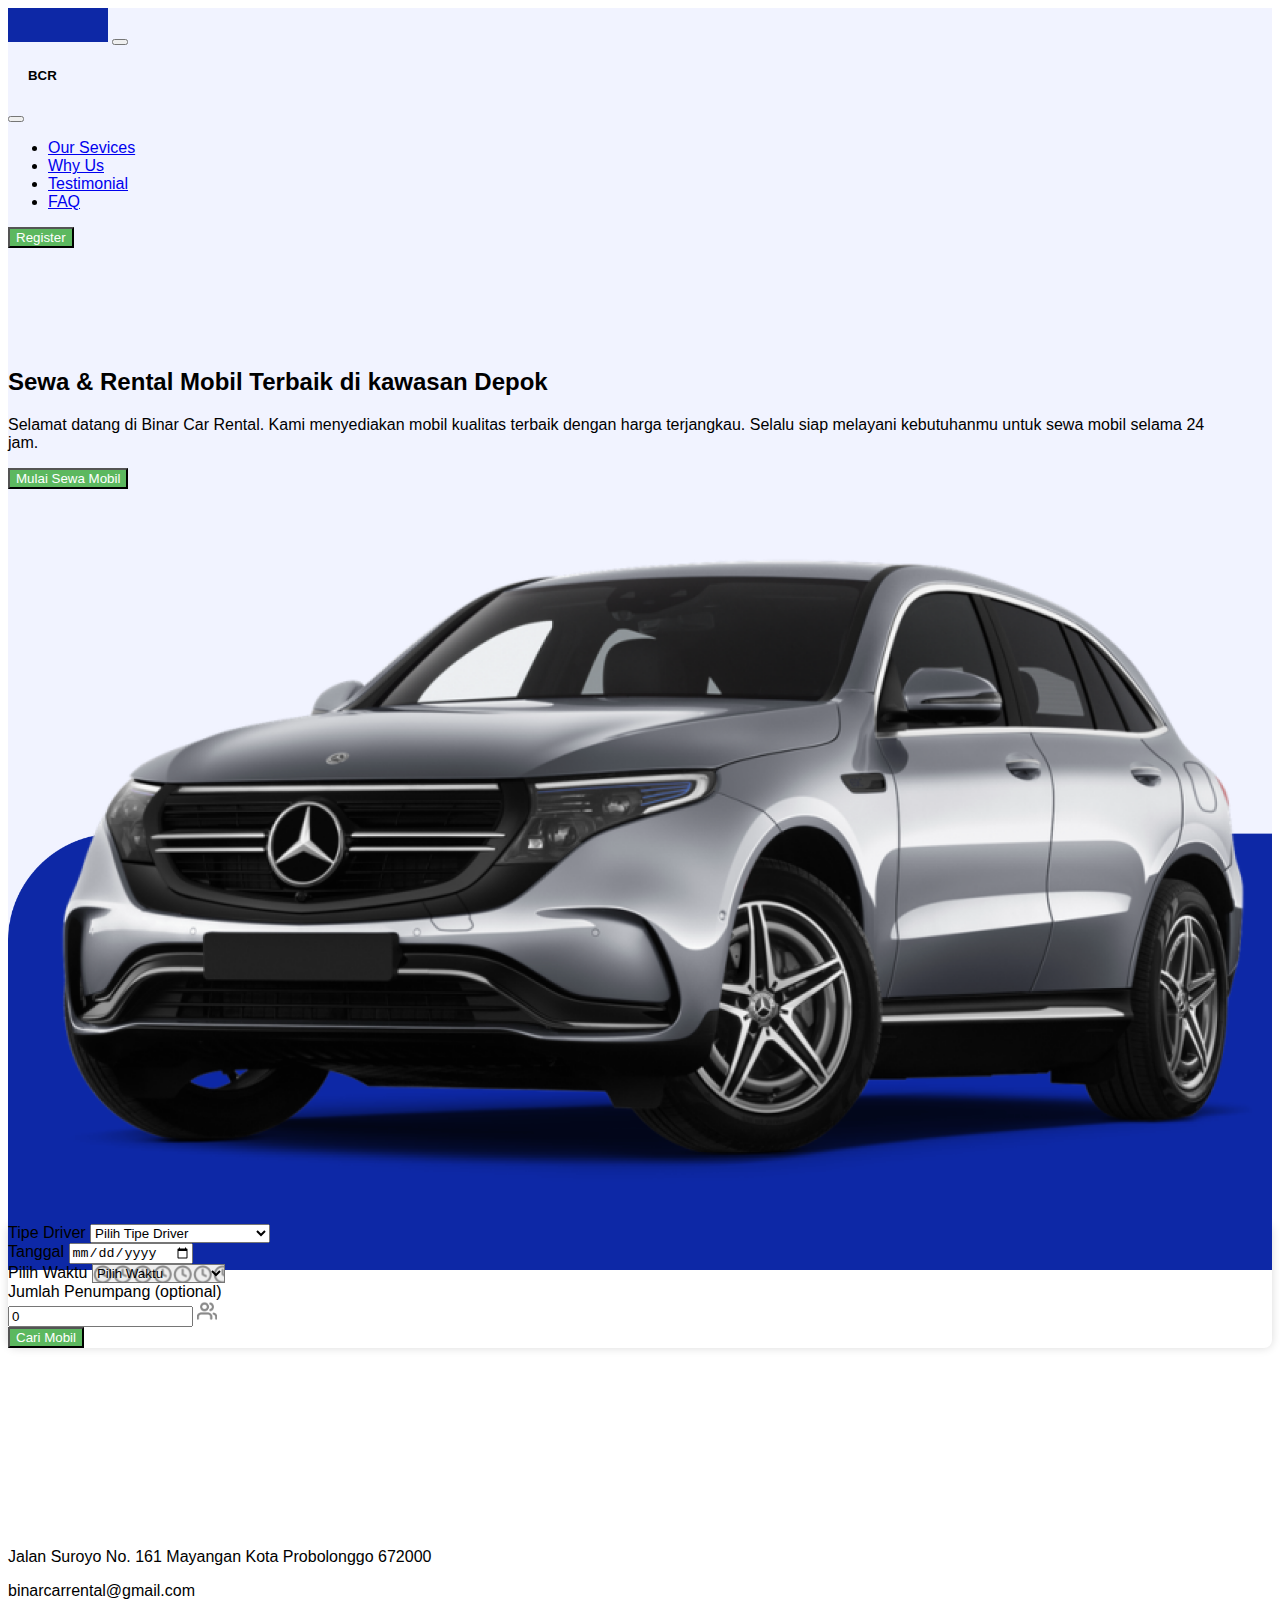
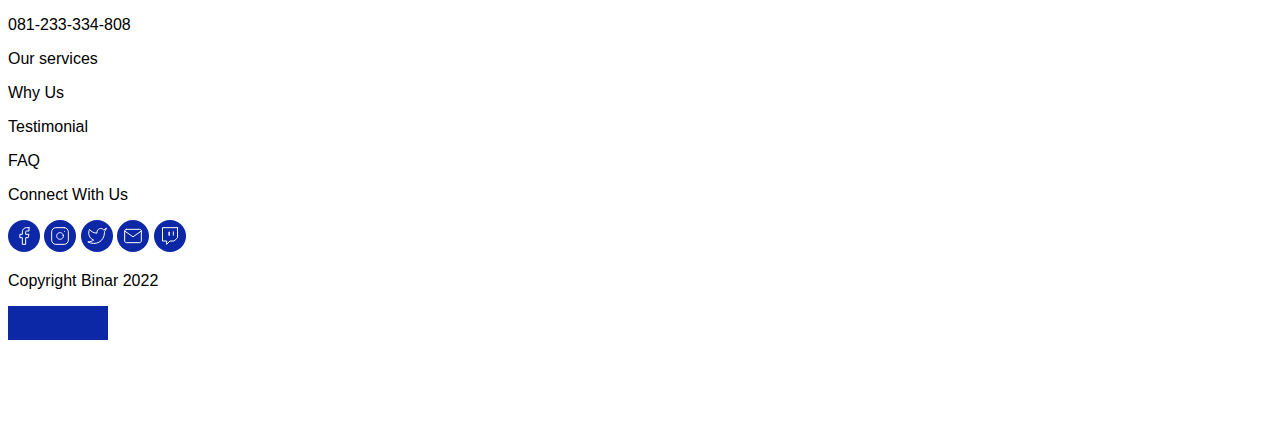
<file: search_car/public/cars.html>
<!DOCTYPE html>
<html lang="en">

<head>
    <meta charset="UTF-8">
    <meta http-equiv="X-UA-Compatible" content="IE=edge">
    <meta name="viewport" content="width=device-width, initial-scale=1.0">
    <title>BCR - Binar Car Rental</title>

    <!-- Boostrap -->
    <link href="https://cdn.jsdelivr.net/npm/bootstrap@5.3.0-alpha1/dist/css/bootstrap.min.css" rel="stylesheet" integrity="sha384-GLhlTQ8iRABdZLl6O3oVMWSktQOp6b7In1Zl3/Jr59b6EGGoI1aFkw7cmDA6j6gD" crossorigin="anonymous">

    <!-- Nice Select -->
    <link rel="stylesheet" href="scripts/nice-select2/dist/css/nice-select2.css">

    <!-- Custom CSS -->
    <link rel="stylesheet" href="css/style.css">
</head>

<body>
    <main>
        <!-- Navbar -->
        <nav class="navbar navbar-expand-lg bg-transparent">
            <div class="container">
                <a href="index.html"><img class="navbar-brand" src="images/logo.png" alt="" style="width: 100px; height: 34px;"></a>
                <button class="btn btn-white navbar-toggler" type="button" data-bs-toggle="offcanvas" data-bs-target="#offcanvasRight" aria-controls="offcanvasRight"><span
                        class="navbar-toggler-icon"></span></button>
                <div class="offcanvas offcanvas-end" tabindex="-1" id="offcanvasRight" aria-labelledby="offcanvasRightLabel">
                    <div class="offcanvas-header">
                        <h5 class="offcanvas-title fw-bold" style="margin-left: 20px;" id="offcanvasRightLabel">BCR</h5>
                        <button type="button" class="btn-close" data-bs-dismiss="offcanvas" aria-label="Close"></button>
                    </div>
                    <div class="offcanvas-body justify-content-end">
                        <ul class="navbar-nav mr-2 mb-lg-0">
                            <li class="nav-item mx-3 my-1"><a class="nav-link" href="#ourservices">Our Sevices</a></li>
                            <li class="nav-item mx-3 my-1"><a class="nav-link ml" href="#whyus">Why Us</a></li>
                            <li class="nav-item mx-3 my-1"><a class="nav-link" href="#testimonial">Testimonial</a></li>
                            <li class="nav-item mx-3 my-1"><a class="nav-link" href="#faq">FAQ</a></li>
                        </ul><button class="btn btn-register mx-3 my-1">Register</button>
                    </div>
                </div>
            </div>
        </nav>
        <!-- Main Section -->
        <section class="car">
            <div class="container-xxl">
                <div class="row">
                    <!-- <div class="col-lg-1 col-xxl-1 col-md-1">
                    </div> -->
                    <div class="col-lg-5  mx-lg-5 col-xl-5 col-xxl-5 mx-md-0 " style="padding-top: 100px;">
                        <h2 class="fw-bold" style="padding-right: 10px;">Sewa & Rental Mobil Terbaik di kawasan Depok</h2>
                        <p style="padding-right: 40px;">Selamat datang di Binar Car Rental. Kami menyediakan mobil kualitas terbaik dengan harga terjangkau. Selalu siap melayani kebutuhanmu untuk sewa mobil selama 24 jam. </p><button class="btn btn-main">Mulai Sewa Mobil</button>
                    </div>
                    <div class="col-lg-5 col-xl-6 col-xxl-6 mt-lg-3" style="padding-top: 50px; "><img class="" width="100%" src="images/img_car.png" alt=""></div>
                </div>
            </div>
        </section>
    </main>

    <!-- Search -->
    <section class="search">
        <div class="container">
            <div class="row">
                <div class="col-lg-12 col-12">
                    <div class="row search__card mx-lg-5 py-3 px-4">
                        <div class="col-lg-auto col-xl-2 col-xxl-3 col-md-auto">
                            <label>Tipe Driver</label>
                            <select class="form-select" aria-label="Default select example" id="driverType">
                                    <option value="default" selected>Pilih Tipe Driver &nbsp; &nbsp; &nbsp; &nbsp; </option>
                                    <option value="true">Dengan Supir</option>
                                    <option value="false">Tanpa Supir (Lepas Kunci)</option>
                            </select>
                        </div>
                        <div class="col-lg-auto col-xl-auto col-md-auto">
                            <label>Tanggal</label>
                            <input type="date" class="form-control" placeholder="Pilih Tanggal" id="date">
                        </div>
                        <div class="col-lg-auto col-xl-auto col-md-auto search__time">
                            <labe>Pilih Waktu</labe>
                            <select class="form-select" aria-label="Default select example" id="pickupTime">
                                    <option value="false" selected>Pilih Waktu &nbsp; &nbsp; &nbsp; &nbsp; &nbsp; &nbsp;</option>
                                    <option value="08:00">08.00 WIB</option>
                                    <option value="09:00">09.00 WIB</option>
                                    <option value="10:00">10.00 WIB</option>
                                    <option value="11:00">11.00 WIB</option>
                                    <option value="12:00">12.00 WIB</option>
                                  </select>

                        </div>
                        <div class="col-lg-auto col-xl-auto col-md-auto">
                            <label class="fw-light">Jumlah Penumpang (optional)</label>
                            <div class="input-group">
                                <input type="search" class="form-control border-end-0" placeholder="Jumlah Penumpang" id="passengerCount" value="0">
                                <span class="input-group-text bg-white">
                                  <img src="images/fi_users.png" width="20px" alt="">
                                </span>
                            </div>
                        </div>
                        <div class="col-lg-2 col-xl-auto col-md-2  pt-4">
                            <button class="btn btn-main" id="load-btn">Cari Mobil</button>
                        </div>
                    </div>
                </div>
            </div>
        </div>
    </section>

    <section class="cars">
        <div class="container">
            <div class="row justify-content-center">
                <div class="col-lg-11 ">
                    <div class="row" id="cars-container">
                        <!-- <div class="col-lg-4">
                            <div class="card  px-2 py-4">
                                <img src="images/cars.png" class="card-img-top mt-4 text-center">
                                <div class="card-body">
                                    <h5 class="card-title fs-6">Nama/Tipe Mobil</h5>
                                    <h5 class="card-title fs-5 fw-bold">Rp 430.000 / hari</h5>
                                    <p class="cars__p">Lorem ipsum dolor sit amet, consectetur adipiscing elit, sed do eiusmod tempor incididunt ut labore et dolore magna aliqua. </p>
                                    <div class="row">
                                        <div class="col-1">
                                            <img src="images/fi_users1.png" width="20px" alt="" srcset="">
                                        </div>
                                        <div class="col-10 ms-lg-2">
                                            4 orang
                                        </div>
                                    </div>
                                    <div class="row mt-2">
                                        <div class="col-1">
                                            <img src="images/fi_settings.png" width="20px" alt="" srcset="">
                                        </div>
                                        <div class="col-10 ms-lg-2">
                                            Manual
                                        </div>
                                    </div>
                                    <div class="row mt-2 mb-4">
                                        <div class="col-1">
                                            <img src="images/fi_calendar.png" width="20px" alt="" srcset="">
                                        </div>
                                        <div class="col-10 ms-lg-2">
                                            Tahun 2020
                                        </div>
                                    </div>

                                    <a href="#" class="btn btn-main" style="width:100%">Go somewhere</a>
                                </div>
                            </div>
                        </div> -->
                    </div>
                </div>
            </div>
        </div>
        </div>
    </section>

    <!-- Footer -->
    <footer>
        <div class="container">
            <div class="row">
                <div class="col-md-3 mx-auto">
                    <p class="fw-light">Jalan Suroyo No. 161 Mayangan Kota Probolonggo 672000 </p>
                    <p class="fw-light">binarcarrental@gmail.com </p class="fw-light">
                    <p>081-233-334-808</p>
                </div>
                <div class="col-md-3 mx-auto">
                    <p>Our services</p>
                    <p>Why Us</p>
                    <p>Testimonial</p>
                    <p>FAQ</p>
                </div>
                <div class="col-md-3 mx-auto">
                    <p class="fw-light">Connect With Us</p>
                    <p><img class="mx-1" src="images/icon_facebook.svg" alt="">
                        <img class="mx-1" src="images/icon_instagram.svg" alt="">
                        <img class="mx-1" src="images/icon_twitter.svg" alt="">
                        <img class="mx-1" src="images/icon_mail.svg" alt="">
                        <img class="mx-1" src="images/icon_twitch.svg" alt="">
                    </p>
                </div>
                <div class="col-md-3 mx-auto">
                    <p>Copyright Binar 2022</p><img src="images/logo.png" alt="" width="100px">
                </div>
            </div>
        </div>
    </footer>
    <!-- Script -->
    <script src="https://ajax.googleapis.com/ajax/libs/jquery/1.11.1/jquery.min.js"></script>
    <script src="scripts/nice-select2/dist/js/nice-select2.js"></script>
    <!-- Bootstrap -->
    <script src="https://cdn.jsdelivr.net/npm/@popperjs/core@2.11.6/dist/umd/popper.min.js " integrity="sha384-oBqDVmMz9ATKxIep9tiCxS/Z9fNfEXiDAYTujMAeBAsjFuCZSmKbSSUnQlmh/jp3 " crossorigin="anonymous ">
    </script>
    <script src="https://cdn.jsdelivr.net/npm/bootstrap@5.3.0-alpha1/dist/js/bootstrap.min.js " integrity="sha384-mQ93GR66B00ZXjt0YO5KlohRA5SY2XofN4zfuZxLkoj1gXtW8ANNCe9d5Y3eG5eD " crossorigin="anonymous ">
    </script>

    <!-- Example Javascript -->
    <script type="text/javascript" src="scripts/binar.js"></script>
    <script type="text/javascript" src="scripts/app.example.js"></script>
    <script type="text/javascript" src="scripts/car.example.js"></script>
    <script type="text/javascript" src="scripts/main.example.js"></script>
</body>

</html>
</file>
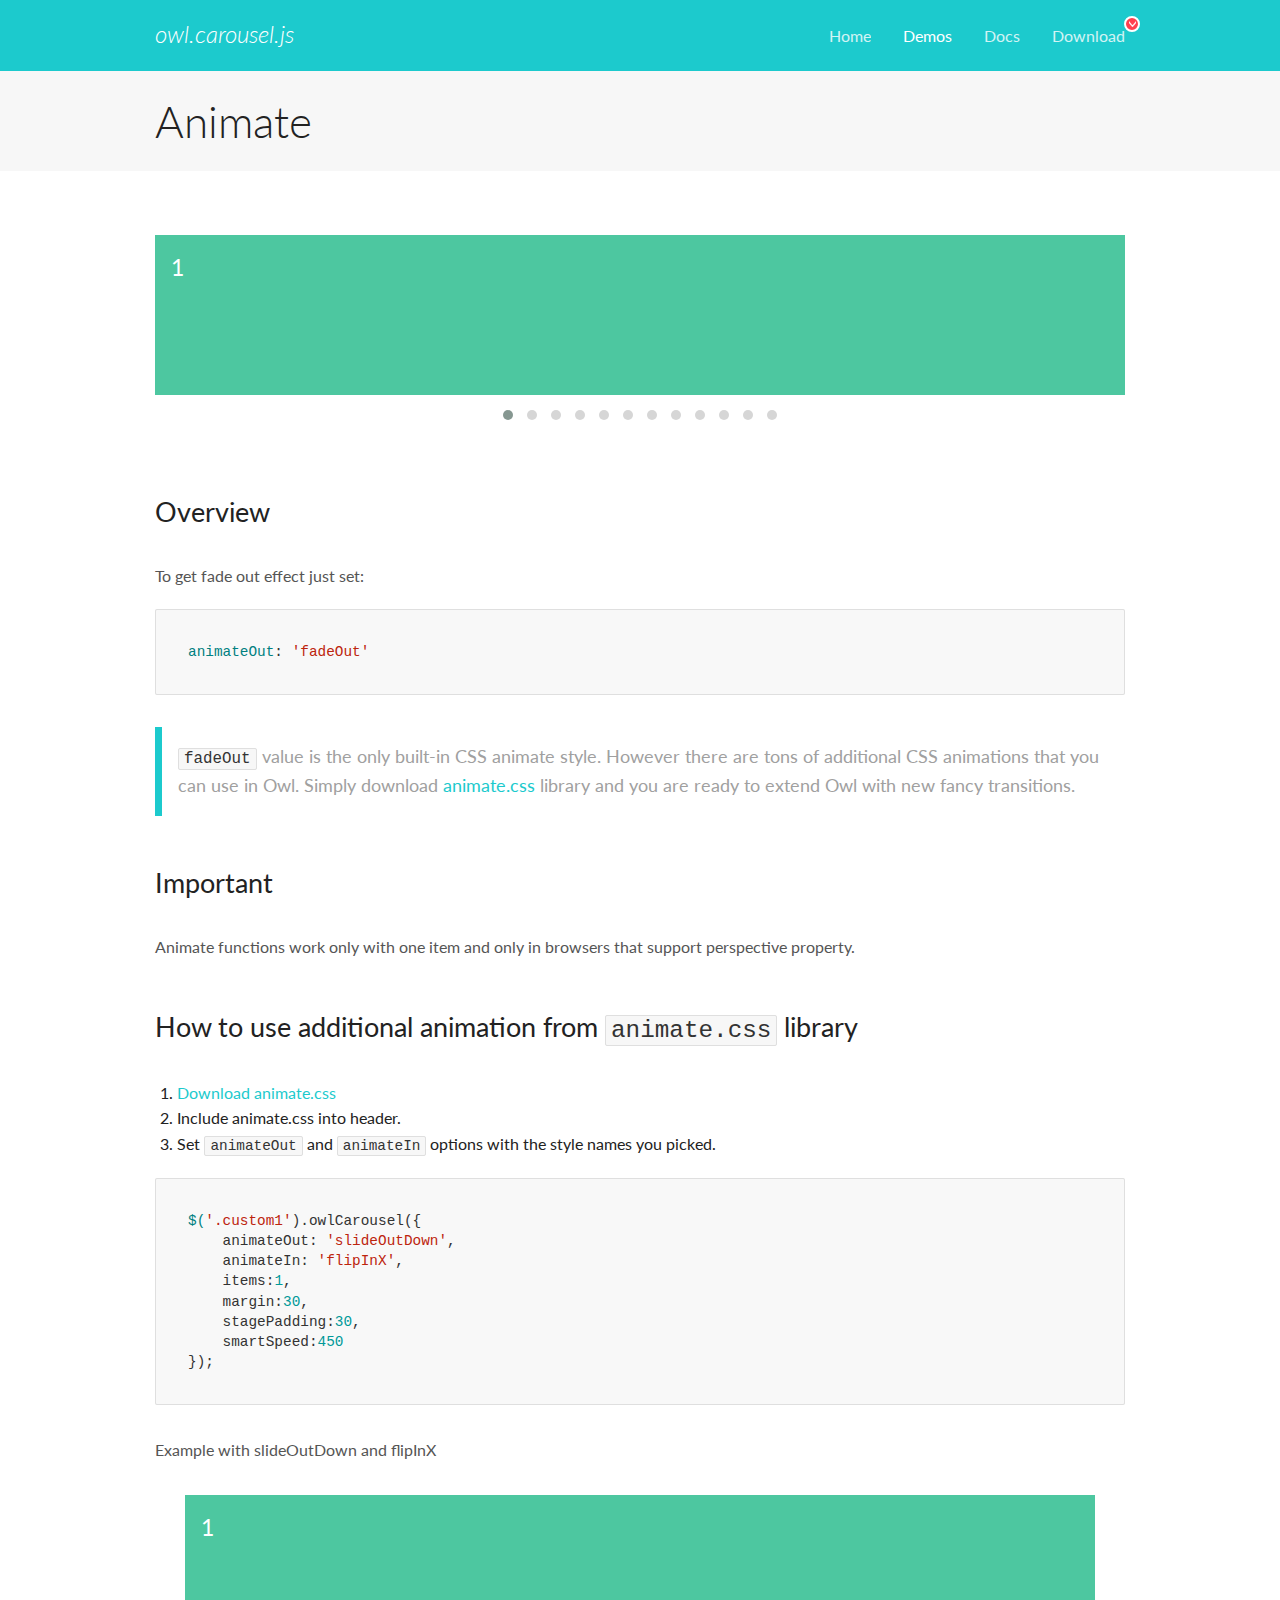
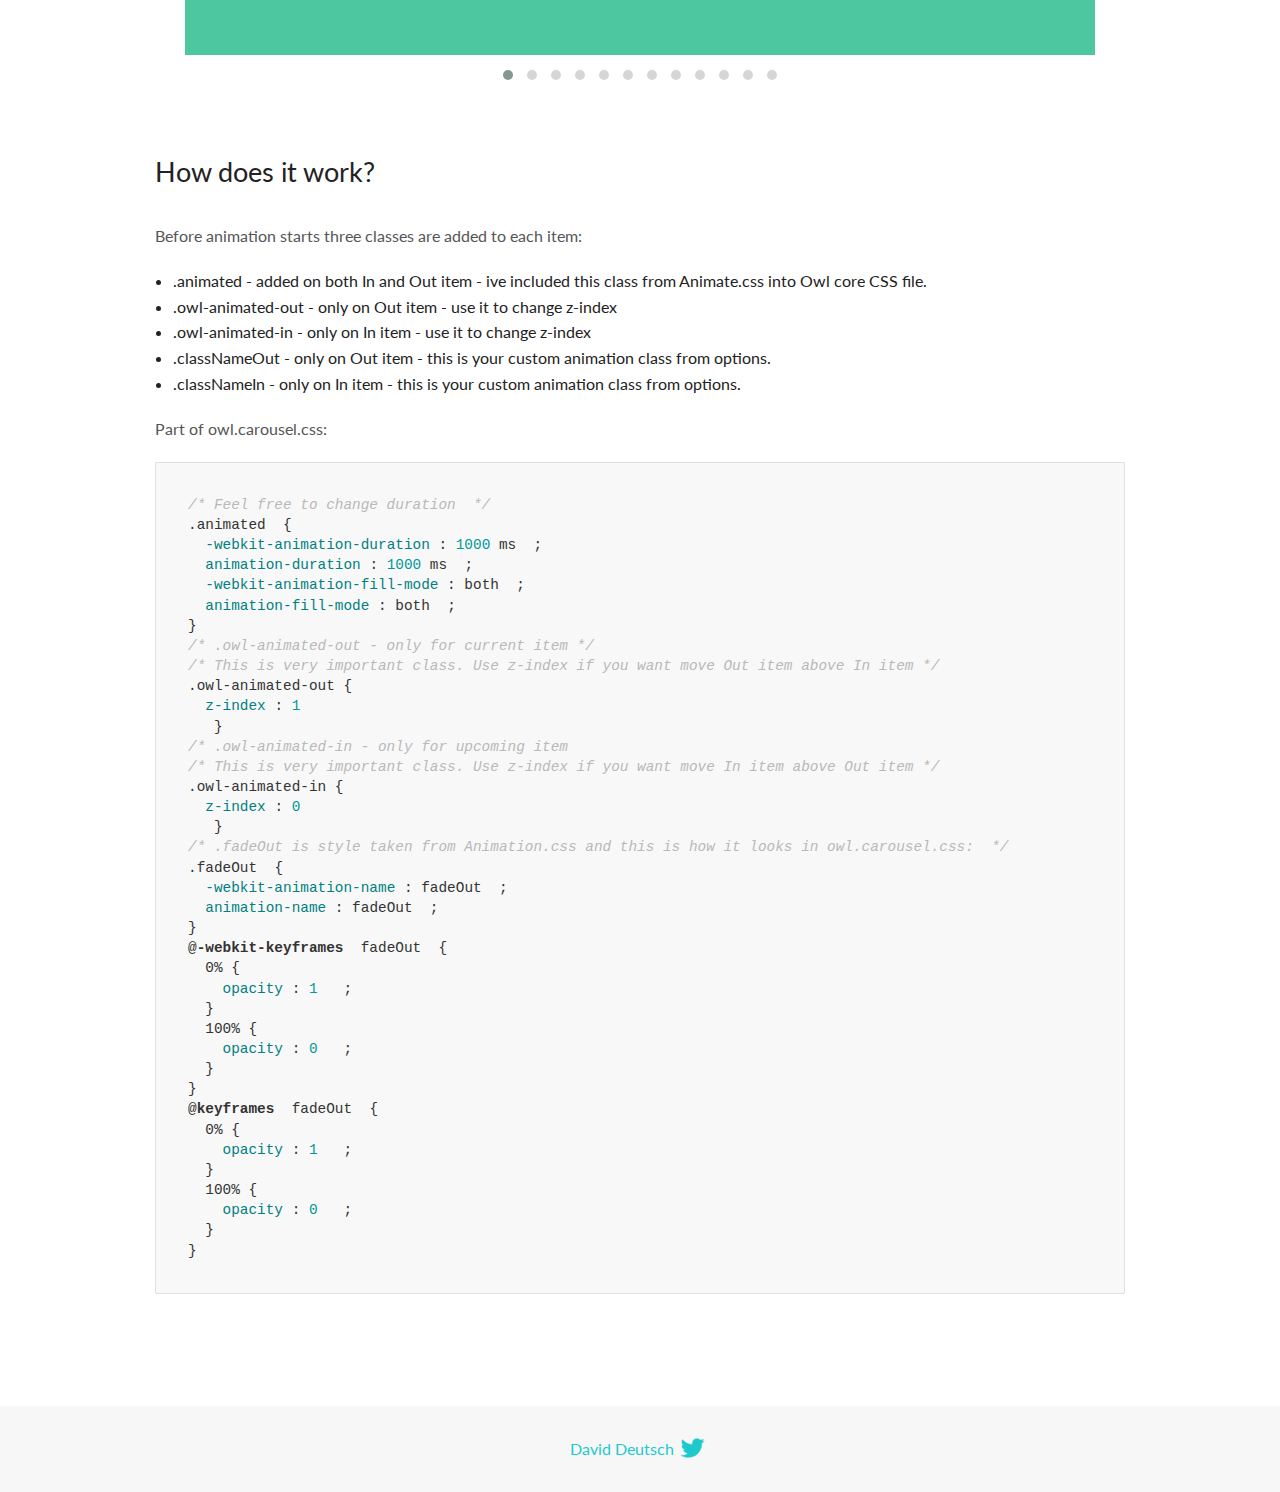
<file: search_car/public/scripts/OwlCarousel2-2.3.4/docs/demos/animate.html>
<!DOCTYPE html>
<html lang="en">
  <head>

    <!-- head -->
    <meta charset="utf-8">
    <meta name="msapplication-tap-highlight" content="no" />
    <meta name="viewport" content="width=device-width, initial-scale=1.0" />
    <meta name="description" content="Animate carousel">
    <meta name="author" content="David Deutsch">
    <title>
      Animate Demo | Owl Carousel | 2.3.4
    </title>

    <!-- Stylesheets -->
    <link href='https://fonts.googleapis.com/css?family=Lato:300,400,700,400italic,300italic' rel='stylesheet' type='text/css'>
    <link rel="stylesheet" href="../assets/css/docs.theme.min.css">

    <!-- Owl Stylesheets -->
    <link rel="stylesheet" href="../assets/owlcarousel/assets/owl.carousel.min.css">
    <link rel="stylesheet" href="../assets/owlcarousel/assets/owl.theme.default.min.css">

    <!-- HTML5 shim and Respond.js IE8 support of HTML5 elements and media queries -->

    <!--[if lt IE 9]>
      <script src="https://oss.maxcdn.com/libs/html5shiv/3.7.0/html5shiv.js"></script>
      <script src="https://oss.maxcdn.com/libs/respond.js/1.3.0/respond.min.js"></script>
    <![endif]-->

    <!-- Favicons -->
    <link rel="apple-touch-icon-precomposed" sizes="144x144" href="../assets/ico/apple-touch-icon-144-precomposed.png">
    <link rel="shortcut icon" href="../assets/ico/favicon.png">
    <link rel="shortcut icon" href="favicon.ico">

    <!-- Yeah i know js should not be in header. Its required for demos.-->

    <!-- javascript -->
    <script src="../assets/vendors/jquery.min.js"></script>
    <script src="../assets/owlcarousel/owl.carousel.js"></script>
  </head>
  <body>

    <!-- header -->
    <header class="header">
      <div class="row">
        <div class="large-12 columns">
          <div class="brand left">
            <h3>
              <a href="/OwlCarousel2/">owl.carousel.js</a> 
            </h3>
          </div>
          <a id="toggle-nav" class="right">
            <span></span> <span></span> <span></span> 
          </a> 
          <div class="nav-bar">
            <ul class="clearfix">
              <li> <a href="/OwlCarousel2/index.html">Home</a>  </li>
              <li class="active">
                <a href="/OwlCarousel2/demos/demos.html">Demos</a> 
              </li>
              <li> <a href="/OwlCarousel2/docs/started-welcome.html">Docs</a>  </li>
              <li>
                <a href="https://github.com/OwlCarousel2/OwlCarousel2/archive/2.3.4.zip">Download</a> 
                <span class="download"></span> 
              </li>
            </ul>
          </div>
        </div>
      </div>
    </header>

    <!-- title -->
    <section class="title">
      <div class="row">
        <div class="large-12 columns">
          <h1>Animate</h1>
        </div>
      </div>
    </section>

    <!--  Demos -->
    <section id="demos">
      <div class="row">
        <div class="large-12 columns">
          <div class="fadeOut owl-carousel owl-theme">
            <div class="item">
              <h4>1</h4>
            </div>
            <div class="item">
              <h4>2</h4>
            </div>
            <div class="item">
              <h4>3</h4>
            </div>
            <div class="item">
              <h4>4</h4>
            </div>
            <div class="item">
              <h4>5</h4>
            </div>
            <div class="item">
              <h4>6</h4>
            </div>
            <div class="item">
              <h4>7</h4>
            </div>
            <div class="item">
              <h4>8</h4>
            </div>
            <div class="item">
              <h4>9</h4>
            </div>
            <div class="item">
              <h4>10</h4>
            </div>
            <div class="item">
              <h4>11</h4>
            </div>
            <div class="item">
              <h4>12</h4>
            </div>
          </div>
          <h3 id="overview">Overview</h3>
          <p>To get fade out effect just set:</p>
          <pre><code>animateOut: &#39;fadeOut&#39;</code></pre>
          <blockquote>
            <p><code>fadeOut</code> value is the only built-in CSS animate style. However there are tons of additional CSS animations that you can use in Owl. Simply download
              <a href="https://daneden.github.io/animate.css/">animate.css</a>  library and you are ready to extend Owl with new fancy transitions.</p>
          </blockquote>
          <h3 id="important">Important</h3>
          <p>Animate functions work only with one item and only in browsers that support perspective property.</p>
          <h3 id="how-to-use-additional-animation-from-animate-css-library">How to use additional animation from <code>animate.css</code> library</h3>
          <ol>
            <li> <a href="https://daneden.github.io/animate.css/">Download animate.css</a>  </li>
            <li>Include animate.css into header.</li>
            <li>Set <code>animateOut</code> and <code>animateIn</code> options with the style names you picked.</li>
          </ol>
          <pre><code>$(&#39;.custom1&#39;).owlCarousel({
    animateOut: &#39;slideOutDown&#39;,
    animateIn: &#39;flipInX&#39;,
    items:1,
    margin:30,
    stagePadding:30,
    smartSpeed:450
});</code></pre>
          <p>Example with slideOutDown and flipInX</p>
          <div class="custom1 owl-carousel owl-theme">
            <div class="item">
              <h4>1</h4>
            </div>
            <div class="item">
              <h4>2</h4>
            </div>
            <div class="item">
              <h4>3</h4>
            </div>
            <div class="item">
              <h4>4</h4>
            </div>
            <div class="item">
              <h4>5</h4>
            </div>
            <div class="item">
              <h4>6</h4>
            </div>
            <div class="item">
              <h4>7</h4>
            </div>
            <div class="item">
              <h4>8</h4>
            </div>
            <div class="item">
              <h4>9</h4>
            </div>
            <div class="item">
              <h4>10</h4>
            </div>
            <div class="item">
              <h4>11</h4>
            </div>
            <div class="item">
              <h4>12</h4>
            </div>
          </div>
          <h3 id="how-does-it-work-">How does it work?</h3>
          <p>Before animation starts three classes are added to each item:</p>
          <ul>
            <li>.animated - added on both In and Out item - ive included this class from Animate.css into Owl core CSS file.</li>
            <li>.owl-animated-out - only on Out item - use it to change z-index</li>
            <li>.owl-animated-in - only on In item - use it to change z-index</li>
            <li>.classNameOut - only on Out item - this is your custom animation class from options.</li>
            <li>.classNameIn - only on In item - this is your custom animation class from options.</li>
          </ul>
          <p>Part of owl.carousel.css:</p>
          <pre><code class="language-css"><span class="comment">/* Feel free to change duration  */</span> 
<span class="class">.animated</span>  <span class="rules">{
  <span class="rule"><span class="attribute">-webkit-animation-duration</span> :<span class="value"> <span class="number">1000</span> ms</span> </span> ;
  <span class="rule"><span class="attribute">animation-duration</span> :<span class="value"> <span class="number">1000</span> ms</span> </span> ;
  <span class="rule"><span class="attribute">-webkit-animation-fill-mode</span> :<span class="value"> both</span> </span> ;
  <span class="rule"><span class="attribute">animation-fill-mode</span> :<span class="value"> both</span> </span> ;
<span class="rule">}</span> </span> 
<span class="comment">/* .owl-animated-out - only for current item */</span> 
<span class="comment">/* This is very important class. Use z-index if you want move Out item above In item */</span> 
<span class="class">.owl-animated-out</span> <span class="rules">{
  <span class="rule"><span class="attribute">z-index</span> :<span class="value"> <span class="number">1</span> 
</span> </span> </span> }
<span class="comment">/* .owl-animated-in - only for upcoming item
/* This is very important class. Use z-index if you want move In item above Out item */</span> 
<span class="class">.owl-animated-in</span> <span class="rules">{
  <span class="rule"><span class="attribute">z-index</span> :<span class="value"> <span class="number">0</span> 
</span> </span> </span> }
<span class="comment">/* .fadeOut is style taken from Animation.css and this is how it looks in owl.carousel.css:  */</span> 
<span class="class">.fadeOut</span>  <span class="rules">{
  <span class="rule"><span class="attribute">-webkit-animation-name</span> :<span class="value"> fadeOut</span> </span> ;
  <span class="rule"><span class="attribute">animation-name</span> :<span class="value"> fadeOut</span> </span> ;
<span class="rule">}</span> </span> 
<span class="at_rule">@<span class="keyword">-webkit-keyframes</span>  fadeOut </span> {
  0% <span class="rules">{
    <span class="rule"><span class="attribute">opacity</span> :<span class="value"> <span class="number">1</span> </span> </span> ;
  <span class="rule">}</span> </span> 
  100% <span class="rules">{
    <span class="rule"><span class="attribute">opacity</span> :<span class="value"> <span class="number">0</span> </span> </span> ;
  <span class="rule">}</span> </span> 
}
<span class="at_rule">@<span class="keyword">keyframes</span>  fadeOut </span> {
  0% <span class="rules">{
    <span class="rule"><span class="attribute">opacity</span> :<span class="value"> <span class="number">1</span> </span> </span> ;
  <span class="rule">}</span> </span> 
  100% <span class="rules">{
    <span class="rule"><span class="attribute">opacity</span> :<span class="value"> <span class="number">0</span> </span> </span> ;
  <span class="rule">}</span> </span> 
}</code></pre>
          <link rel="stylesheet" href="../assets/css/animate.css">
          <script>
            jQuery(document).ready(function($) {
              $('.fadeOut').owlCarousel({
                items: 1,
                animateOut: 'fadeOut',
                loop: true,
                margin: 10,
              });
              $('.custom1').owlCarousel({
                animateOut: 'slideOutDown',
                animateIn: 'flipInX',
                items: 1,
                margin: 30,
                stagePadding: 30,
                smartSpeed: 450
              });
            });
          </script>
        </div>
      </div>
    </section>

    <!-- footer -->
    <footer class="footer">
      <div class="row">
        <div class="large-12 columns">
          <h5>
            <a href="/OwlCarousel2/docs/support-contact.html">David Deutsch</a> 
            <a id="custom-tweet-button" href="https://twitter.com/share?url=https://github.com/OwlCarousel2/OwlCarousel2&text=Owl Carousel - This is so awesome! " target="_blank"></a> 
          </h5>
        </div>
      </div>
    </footer>

    <!-- vendors -->
    <script src="../assets/vendors/highlight.js"></script>
    <script src="../assets/js/app.js"></script>
  </body>
</html>
</file>
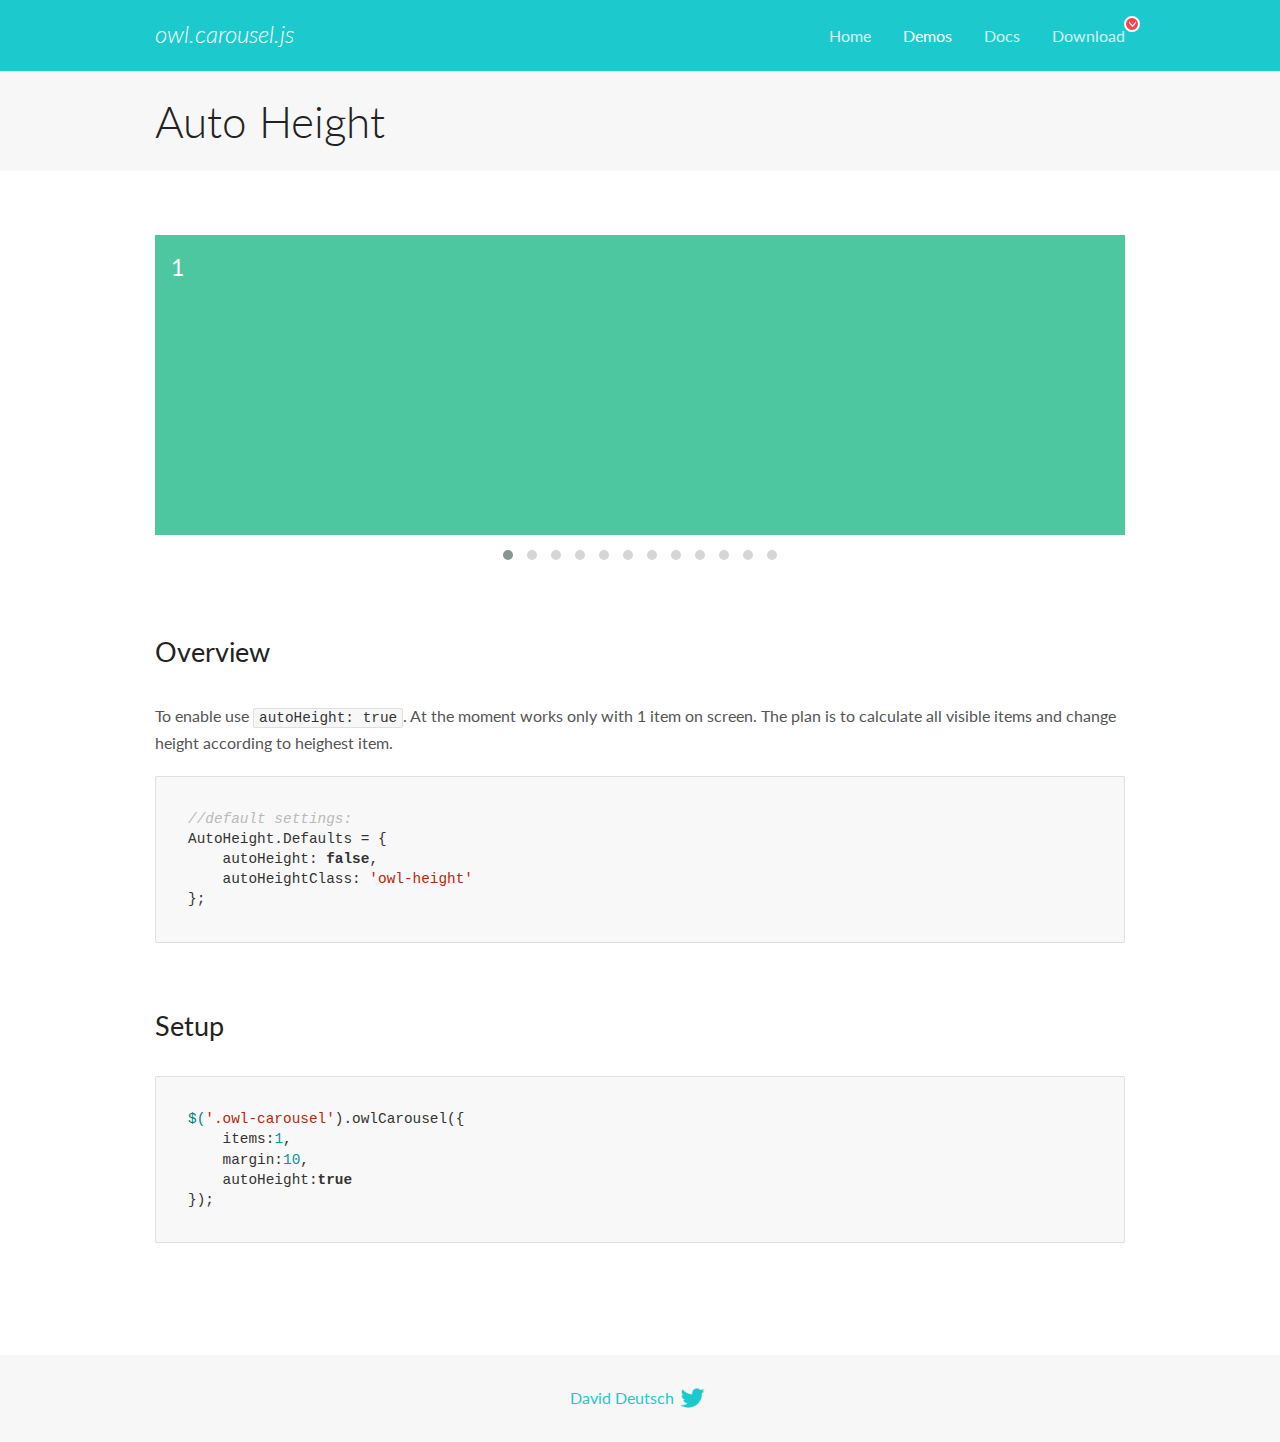
<file: search_car/public/scripts/OwlCarousel2-2.3.4/docs/demos/autoheight.html>
<!DOCTYPE html>
<html lang="en">
  <head>

    <!-- head -->
    <meta charset="utf-8">
    <meta name="msapplication-tap-highlight" content="no" />
    <meta name="viewport" content="width=device-width, initial-scale=1.0" />
    <meta name="description" content="autoHeight usage demo">
    <meta name="author" content="David Deutsch">
    <title>
      Auto Height Demo | Owl Carousel | 2.3.4
    </title>

    <!-- Stylesheets -->
    <link href='https://fonts.googleapis.com/css?family=Lato:300,400,700,400italic,300italic' rel='stylesheet' type='text/css'>
    <link rel="stylesheet" href="../assets/css/docs.theme.min.css">

    <!-- Owl Stylesheets -->
    <link rel="stylesheet" href="../assets/owlcarousel/assets/owl.carousel.min.css">
    <link rel="stylesheet" href="../assets/owlcarousel/assets/owl.theme.default.min.css">

    <!-- HTML5 shim and Respond.js IE8 support of HTML5 elements and media queries -->

    <!--[if lt IE 9]>
      <script src="https://oss.maxcdn.com/libs/html5shiv/3.7.0/html5shiv.js"></script>
      <script src="https://oss.maxcdn.com/libs/respond.js/1.3.0/respond.min.js"></script>
    <![endif]-->

    <!-- Favicons -->
    <link rel="apple-touch-icon-precomposed" sizes="144x144" href="../assets/ico/apple-touch-icon-144-precomposed.png">
    <link rel="shortcut icon" href="../assets/ico/favicon.png">
    <link rel="shortcut icon" href="favicon.ico">

    <!-- Yeah i know js should not be in header. Its required for demos.-->

    <!-- javascript -->
    <script src="../assets/vendors/jquery.min.js"></script>
    <script src="../assets/owlcarousel/owl.carousel.js"></script>
  </head>
  <body>

    <!-- header -->
    <header class="header">
      <div class="row">
        <div class="large-12 columns">
          <div class="brand left">
            <h3>
              <a href="/OwlCarousel2/">owl.carousel.js</a> 
            </h3>
          </div>
          <a id="toggle-nav" class="right">
            <span></span> <span></span> <span></span> 
          </a> 
          <div class="nav-bar">
            <ul class="clearfix">
              <li> <a href="/OwlCarousel2/index.html">Home</a>  </li>
              <li class="active">
                <a href="/OwlCarousel2/demos/demos.html">Demos</a> 
              </li>
              <li> <a href="/OwlCarousel2/docs/started-welcome.html">Docs</a>  </li>
              <li>
                <a href="https://github.com/OwlCarousel2/OwlCarousel2/archive/2.3.4.zip">Download</a> 
                <span class="download"></span> 
              </li>
            </ul>
          </div>
        </div>
      </div>
    </header>

    <!-- title -->
    <section class="title">
      <div class="row">
        <div class="large-12 columns">
          <h1>Auto Height</h1>
        </div>
      </div>
    </section>

    <!--  Demos -->
    <section id="demos">
      <div class="row">
        <div class="large-12 columns">
          <div class="owl-carousel owl-theme">
            <div class="item" style="height:300px">
              <h4>1</h4>
            </div>
            <div class="item" style="height:100px">
              <h4>2</h4>
            </div>
            <div class="item" style="height:500px">
              <h4>3</h4>
            </div>
            <div class="item" style="height:250px">
              <h4>4</h4>
            </div>
            <div class="item" style="height:400px">
              <h4>5</h4>
            </div>
            <div class="item" style="height:500px">
              <h4>6</h4>
            </div>
            <div class="item" style="height:600px">
              <h4>7</h4>
            </div>
            <div class="item" style="height:400px">
              <h4>8</h4>
            </div>
            <div class="item" style="height:300px">
              <h4>9</h4>
            </div>
            <div class="item" style="height:350px">
              <h4>10</h4>
            </div>
            <div class="item" style="height:200px">
              <h4>11</h4>
            </div>
            <div class="item" style="height:150px">
              <h4>12</h4>
            </div>
          </div>
          <h3 id="overview">Overview</h3>
          <p>To enable use <code>autoHeight: true</code>. At the moment works only with 1 item on screen. The plan is to calculate all visible items and change height according to heighest item.</p>
          <pre><code>//default settings:
AutoHeight.Defaults = {
    autoHeight: false,
    autoHeightClass: &#39;owl-height&#39;
};</code></pre>
          <h3 id="setup">Setup</h3>
          <pre><code>$(&#39;.owl-carousel&#39;).owlCarousel({
    items:1,
    margin:10,
    autoHeight:true
});</code></pre>
          <script>
            $(document).ready(function() {
              $('.owl-carousel').owlCarousel({
                items: 1,
                margin: 10,
                autoHeight: true
              });
            })
          </script>
        </div>
      </div>
    </section>

    <!-- footer -->
    <footer class="footer">
      <div class="row">
        <div class="large-12 columns">
          <h5>
            <a href="/OwlCarousel2/docs/support-contact.html">David Deutsch</a> 
            <a id="custom-tweet-button" href="https://twitter.com/share?url=https://github.com/OwlCarousel2/OwlCarousel2&text=Owl Carousel - This is so awesome! " target="_blank"></a> 
          </h5>
        </div>
      </div>
    </footer>

    <!-- vendors -->
    <script src="../assets/vendors/highlight.js"></script>
    <script src="../assets/js/app.js"></script>
  </body>
</html>
</file>
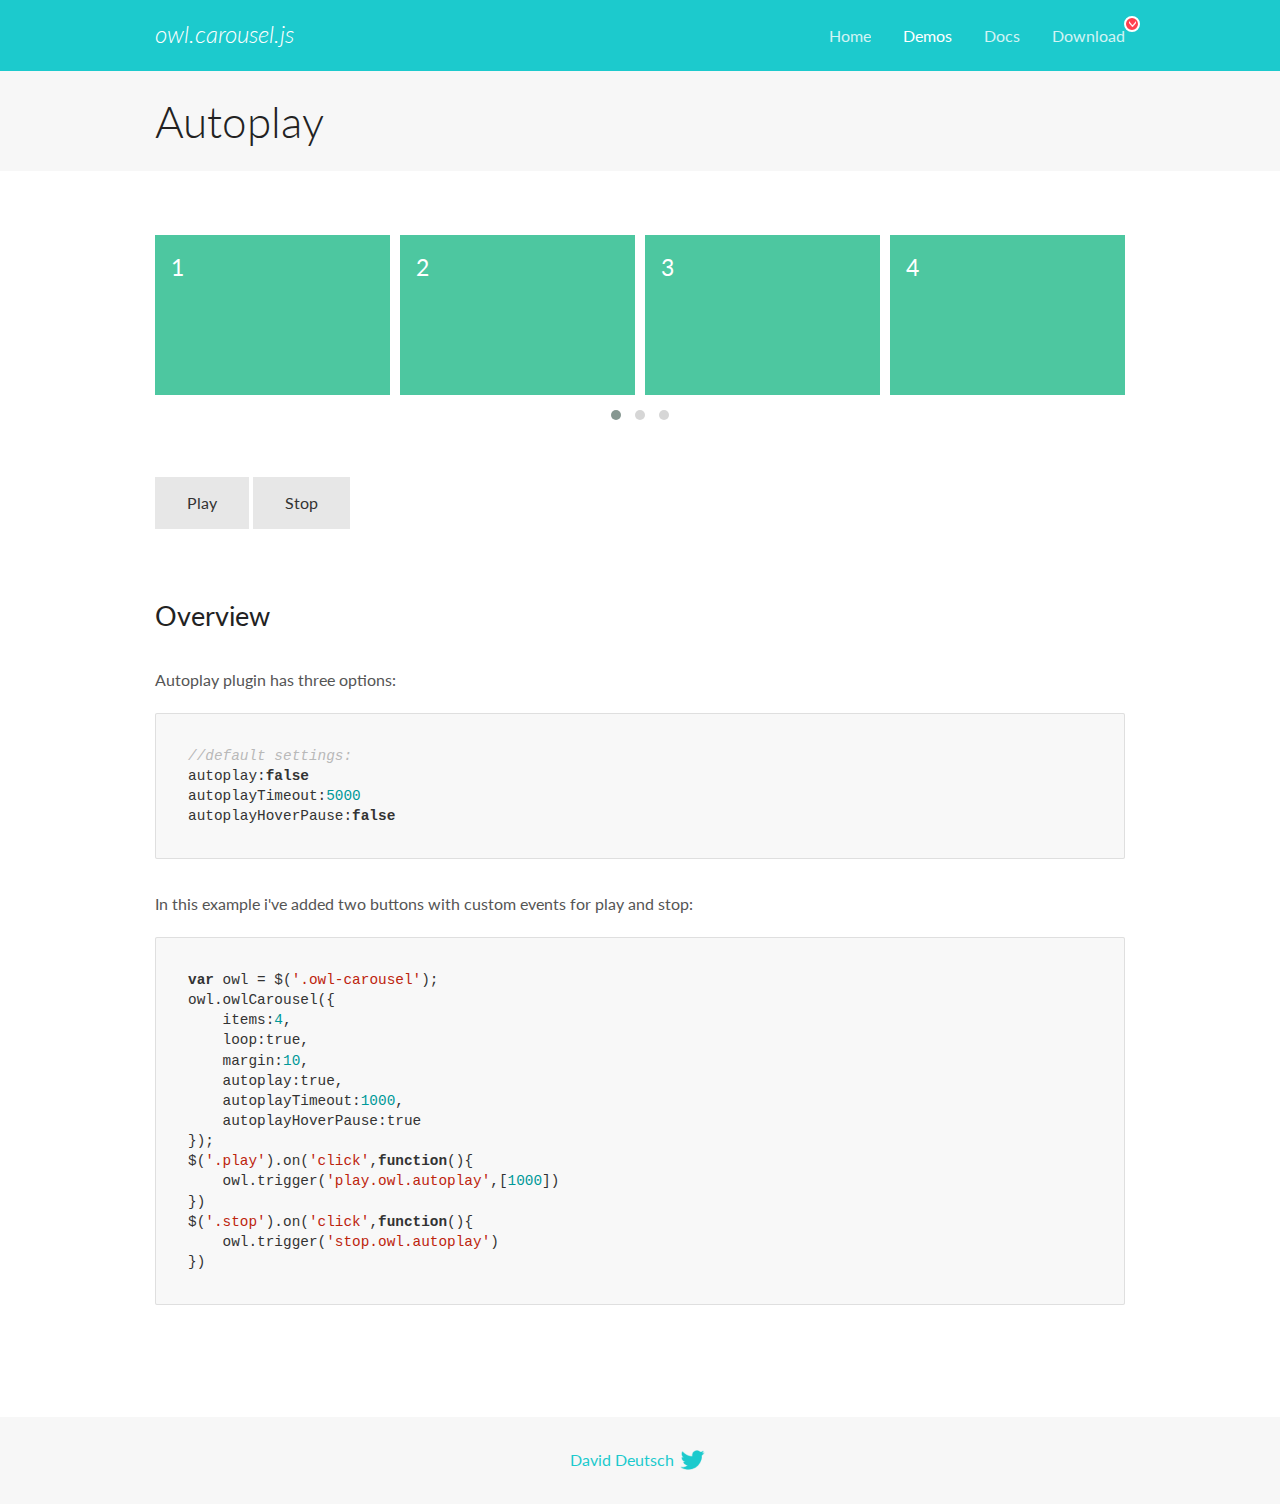
<file: search_car/public/scripts/OwlCarousel2-2.3.4/docs/demos/autoplay.html>
<!DOCTYPE html>
<html lang="en">
  <head>

    <!-- head -->
    <meta charset="utf-8">
    <meta name="msapplication-tap-highlight" content="no" />
    <meta name="viewport" content="width=device-width, initial-scale=1.0" />
    <meta name="description" content="Autoplay usage demo">
    <meta name="author" content="David Deutsch">
    <title>
      Autoplay Demo | Owl Carousel | 2.3.4
    </title>

    <!-- Stylesheets -->
    <link href='https://fonts.googleapis.com/css?family=Lato:300,400,700,400italic,300italic' rel='stylesheet' type='text/css'>
    <link rel="stylesheet" href="../assets/css/docs.theme.min.css">

    <!-- Owl Stylesheets -->
    <link rel="stylesheet" href="../assets/owlcarousel/assets/owl.carousel.min.css">
    <link rel="stylesheet" href="../assets/owlcarousel/assets/owl.theme.default.min.css">

    <!-- HTML5 shim and Respond.js IE8 support of HTML5 elements and media queries -->

    <!--[if lt IE 9]>
      <script src="https://oss.maxcdn.com/libs/html5shiv/3.7.0/html5shiv.js"></script>
      <script src="https://oss.maxcdn.com/libs/respond.js/1.3.0/respond.min.js"></script>
    <![endif]-->

    <!-- Favicons -->
    <link rel="apple-touch-icon-precomposed" sizes="144x144" href="../assets/ico/apple-touch-icon-144-precomposed.png">
    <link rel="shortcut icon" href="../assets/ico/favicon.png">
    <link rel="shortcut icon" href="favicon.ico">

    <!-- Yeah i know js should not be in header. Its required for demos.-->

    <!-- javascript -->
    <script src="../assets/vendors/jquery.min.js"></script>
    <script src="../assets/owlcarousel/owl.carousel.js"></script>
  </head>
  <body>

    <!-- header -->
    <header class="header">
      <div class="row">
        <div class="large-12 columns">
          <div class="brand left">
            <h3>
              <a href="/OwlCarousel2/">owl.carousel.js</a> 
            </h3>
          </div>
          <a id="toggle-nav" class="right">
            <span></span> <span></span> <span></span> 
          </a> 
          <div class="nav-bar">
            <ul class="clearfix">
              <li> <a href="/OwlCarousel2/index.html">Home</a>  </li>
              <li class="active">
                <a href="/OwlCarousel2/demos/demos.html">Demos</a> 
              </li>
              <li> <a href="/OwlCarousel2/docs/started-welcome.html">Docs</a>  </li>
              <li>
                <a href="https://github.com/OwlCarousel2/OwlCarousel2/archive/2.3.4.zip">Download</a> 
                <span class="download"></span> 
              </li>
            </ul>
          </div>
        </div>
      </div>
    </header>

    <!-- title -->
    <section class="title">
      <div class="row">
        <div class="large-12 columns">
          <h1>Autoplay</h1>
        </div>
      </div>
    </section>

    <!--  Demos -->
    <section id="demos">
      <div class="row">
        <div class="large-12 columns">
          <div class="owl-carousel owl-theme">
            <div class="item">
              <h4>1</h4>
            </div>
            <div class="item">
              <h4>2</h4>
            </div>
            <div class="item">
              <h4>3</h4>
            </div>
            <div class="item">
              <h4>4</h4>
            </div>
            <div class="item">
              <h4>5</h4>
            </div>
            <div class="item">
              <h4>6</h4>
            </div>
            <div class="item">
              <h4>7</h4>
            </div>
            <div class="item">
              <h4>8</h4>
            </div>
            <div class="item">
              <h4>9</h4>
            </div>
            <div class="item">
              <h4>10</h4>
            </div>
            <div class="item">
              <h4>11</h4>
            </div>
            <div class="item">
              <h4>12</h4>
            </div>
          </div>
          <a class="button secondary play">Play</a> 
          <a class="button secondary stop">Stop</a> 
          <h3 id="overview">Overview</h3>
          <p>Autoplay plugin has three options:</p>
          <pre><code>//default settings:
autoplay:false
autoplayTimeout:5000
autoplayHoverPause:false</code></pre>
          <p>In this example i&#39;ve added two buttons with custom events for play and stop:</p>
          <pre><code>var owl = $(&#39;.owl-carousel&#39;);
owl.owlCarousel({
    items:4,
    loop:true,
    margin:10,
    autoplay:true,
    autoplayTimeout:1000,
    autoplayHoverPause:true
});
$(&#39;.play&#39;).on(&#39;click&#39;,function(){
    owl.trigger(&#39;play.owl.autoplay&#39;,[1000])
})
$(&#39;.stop&#39;).on(&#39;click&#39;,function(){
    owl.trigger(&#39;stop.owl.autoplay&#39;)
})</code></pre>
          <script>
            $(document).ready(function() {
              var owl = $('.owl-carousel');
              owl.owlCarousel({
                items: 4,
                loop: true,
                margin: 10,
                autoplay: true,
                autoplayTimeout: 1000,
                autoplayHoverPause: true
              });
              $('.play').on('click', function() {
                owl.trigger('play.owl.autoplay', [1000])
              })
              $('.stop').on('click', function() {
                owl.trigger('stop.owl.autoplay')
              })
            })
          </script>
        </div>
      </div>
    </section>

    <!-- footer -->
    <footer class="footer">
      <div class="row">
        <div class="large-12 columns">
          <h5>
            <a href="/OwlCarousel2/docs/support-contact.html">David Deutsch</a> 
            <a id="custom-tweet-button" href="https://twitter.com/share?url=https://github.com/OwlCarousel2/OwlCarousel2&text=Owl Carousel - This is so awesome! " target="_blank"></a> 
          </h5>
        </div>
      </div>
    </footer>

    <!-- vendors -->
    <script src="../assets/vendors/highlight.js"></script>
    <script src="../assets/js/app.js"></script>
  </body>
</html>
</file>
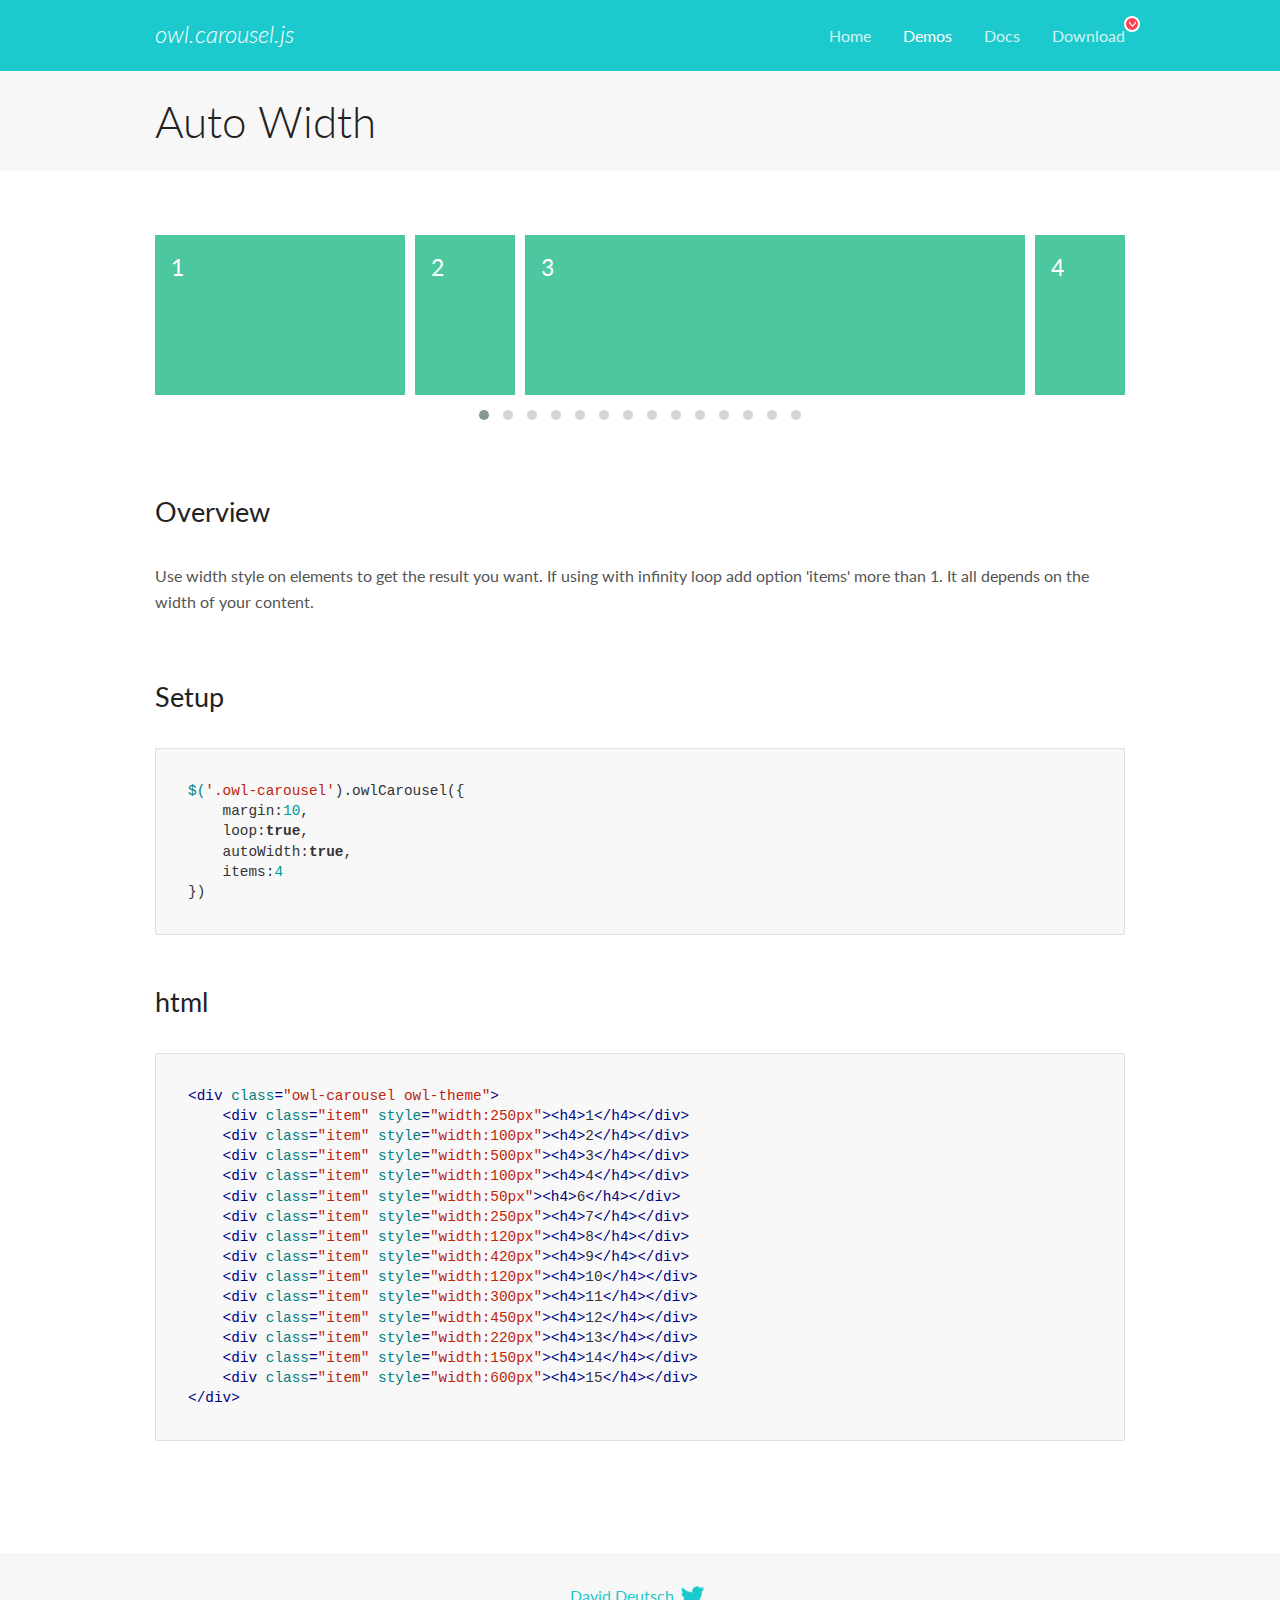
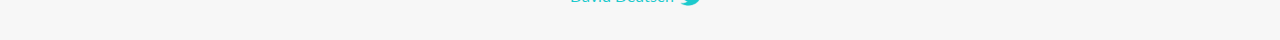
<file: search_car/public/scripts/OwlCarousel2-2.3.4/docs/demos/autowidth.html>
<!DOCTYPE html>
<html lang="en">
  <head>

    <!-- head -->
    <meta charset="utf-8">
    <meta name="msapplication-tap-highlight" content="no" />
    <meta name="viewport" content="width=device-width, initial-scale=1.0" />
    <meta name="description" content="Auto Width">
    <meta name="author" content="David Deutsch">
    <title>
      Auto Width Demo | Owl Carousel | 2.3.4
    </title>

    <!-- Stylesheets -->
    <link href='https://fonts.googleapis.com/css?family=Lato:300,400,700,400italic,300italic' rel='stylesheet' type='text/css'>
    <link rel="stylesheet" href="../assets/css/docs.theme.min.css">

    <!-- Owl Stylesheets -->
    <link rel="stylesheet" href="../assets/owlcarousel/assets/owl.carousel.min.css">
    <link rel="stylesheet" href="../assets/owlcarousel/assets/owl.theme.default.min.css">

    <!-- HTML5 shim and Respond.js IE8 support of HTML5 elements and media queries -->

    <!--[if lt IE 9]>
      <script src="https://oss.maxcdn.com/libs/html5shiv/3.7.0/html5shiv.js"></script>
      <script src="https://oss.maxcdn.com/libs/respond.js/1.3.0/respond.min.js"></script>
    <![endif]-->

    <!-- Favicons -->
    <link rel="apple-touch-icon-precomposed" sizes="144x144" href="../assets/ico/apple-touch-icon-144-precomposed.png">
    <link rel="shortcut icon" href="../assets/ico/favicon.png">
    <link rel="shortcut icon" href="favicon.ico">

    <!-- Yeah i know js should not be in header. Its required for demos.-->

    <!-- javascript -->
    <script src="../assets/vendors/jquery.min.js"></script>
    <script src="../assets/owlcarousel/owl.carousel.js"></script>
  </head>
  <body>

    <!-- header -->
    <header class="header">
      <div class="row">
        <div class="large-12 columns">
          <div class="brand left">
            <h3>
              <a href="/OwlCarousel2/">owl.carousel.js</a> 
            </h3>
          </div>
          <a id="toggle-nav" class="right">
            <span></span> <span></span> <span></span> 
          </a> 
          <div class="nav-bar">
            <ul class="clearfix">
              <li> <a href="/OwlCarousel2/index.html">Home</a>  </li>
              <li class="active">
                <a href="/OwlCarousel2/demos/demos.html">Demos</a> 
              </li>
              <li> <a href="/OwlCarousel2/docs/started-welcome.html">Docs</a>  </li>
              <li>
                <a href="https://github.com/OwlCarousel2/OwlCarousel2/archive/2.3.4.zip">Download</a> 
                <span class="download"></span> 
              </li>
            </ul>
          </div>
        </div>
      </div>
    </header>

    <!-- title -->
    <section class="title">
      <div class="row">
        <div class="large-12 columns">
          <h1>Auto Width</h1>
        </div>
      </div>
    </section>

    <!--  Demos -->
    <section id="demos">
      <div class="row">
        <div class="large-12 columns">
          <div class="owl-carousel owl-theme">
            <div class="item" style="width:250px">
              <h4>1</h4>
            </div>
            <div class="item" style="width:100px">
              <h4>2</h4>
            </div>
            <div class="item" style="width:500px">
              <h4>3</h4>
            </div>
            <div class="item" style="width:100px">
              <h4>4</h4>
            </div>
            <div class="item" style="width:50px">
              <h4>6</h4>
            </div>
            <div class="item" style="width:250px">
              <h4>7</h4>
            </div>
            <div class="item" style="width:120px">
              <h4>8</h4>
            </div>
            <div class="item" style="width:420px">
              <h4>9</h4>
            </div>
            <div class="item" style="width:120px">
              <h4>10</h4>
            </div>
            <div class="item" style="width:300px">
              <h4>11</h4>
            </div>
            <div class="item" style="width:450px">
              <h4>12</h4>
            </div>
            <div class="item" style="width:220px">
              <h4>13</h4>
            </div>
            <div class="item" style="width:150px">
              <h4>14</h4>
            </div>
            <div class="item" style="width:600px">
              <h4>15</h4>
            </div>
          </div>
          <h3 id="overview">Overview</h3>
          <p>Use width style on elements to get the result you want. If using with infinity loop add option &#39;items&#39; more than 1. It all depends on the width of your content.</p>
          <h3 id="setup">Setup</h3>
          <pre><code>$(&#39;.owl-carousel&#39;).owlCarousel({
    margin:10,
    loop:true,
    autoWidth:true,
    items:4
})</code></pre>
          <h3 id="html">html</h3>
          <pre><code>&lt;div class=&quot;owl-carousel owl-theme&quot;&gt;
    &lt;div class=&quot;item&quot; style=&quot;width:250px&quot;&gt;&lt;h4&gt;1&lt;/h4&gt;&lt;/div&gt;
    &lt;div class=&quot;item&quot; style=&quot;width:100px&quot;&gt;&lt;h4&gt;2&lt;/h4&gt;&lt;/div&gt;
    &lt;div class=&quot;item&quot; style=&quot;width:500px&quot;&gt;&lt;h4&gt;3&lt;/h4&gt;&lt;/div&gt;
    &lt;div class=&quot;item&quot; style=&quot;width:100px&quot;&gt;&lt;h4&gt;4&lt;/h4&gt;&lt;/div&gt;
    &lt;div class=&quot;item&quot; style=&quot;width:50px&quot;&gt;&lt;h4&gt;6&lt;/h4&gt;&lt;/div&gt;
    &lt;div class=&quot;item&quot; style=&quot;width:250px&quot;&gt;&lt;h4&gt;7&lt;/h4&gt;&lt;/div&gt;
    &lt;div class=&quot;item&quot; style=&quot;width:120px&quot;&gt;&lt;h4&gt;8&lt;/h4&gt;&lt;/div&gt;
    &lt;div class=&quot;item&quot; style=&quot;width:420px&quot;&gt;&lt;h4&gt;9&lt;/h4&gt;&lt;/div&gt;
    &lt;div class=&quot;item&quot; style=&quot;width:120px&quot;&gt;&lt;h4&gt;10&lt;/h4&gt;&lt;/div&gt;
    &lt;div class=&quot;item&quot; style=&quot;width:300px&quot;&gt;&lt;h4&gt;11&lt;/h4&gt;&lt;/div&gt;
    &lt;div class=&quot;item&quot; style=&quot;width:450px&quot;&gt;&lt;h4&gt;12&lt;/h4&gt;&lt;/div&gt;
    &lt;div class=&quot;item&quot; style=&quot;width:220px&quot;&gt;&lt;h4&gt;13&lt;/h4&gt;&lt;/div&gt;
    &lt;div class=&quot;item&quot; style=&quot;width:150px&quot;&gt;&lt;h4&gt;14&lt;/h4&gt;&lt;/div&gt;
    &lt;div class=&quot;item&quot; style=&quot;width:600px&quot;&gt;&lt;h4&gt;15&lt;/h4&gt;&lt;/div&gt;
&lt;/div&gt;</code></pre>
          <script>
            $(document).ready(function() {
              $('.owl-carousel').owlCarousel({
                margin: 10,
                loop: true,
                autoWidth: true,
                items: 4
              })
            })
          </script>
        </div>
      </div>
    </section>

    <!-- footer -->
    <footer class="footer">
      <div class="row">
        <div class="large-12 columns">
          <h5>
            <a href="/OwlCarousel2/docs/support-contact.html">David Deutsch</a> 
            <a id="custom-tweet-button" href="https://twitter.com/share?url=https://github.com/OwlCarousel2/OwlCarousel2&text=Owl Carousel - This is so awesome! " target="_blank"></a> 
          </h5>
        </div>
      </div>
    </footer>

    <!-- vendors -->
    <script src="../assets/vendors/highlight.js"></script>
    <script src="../assets/js/app.js"></script>
  </body>
</html>
</file>
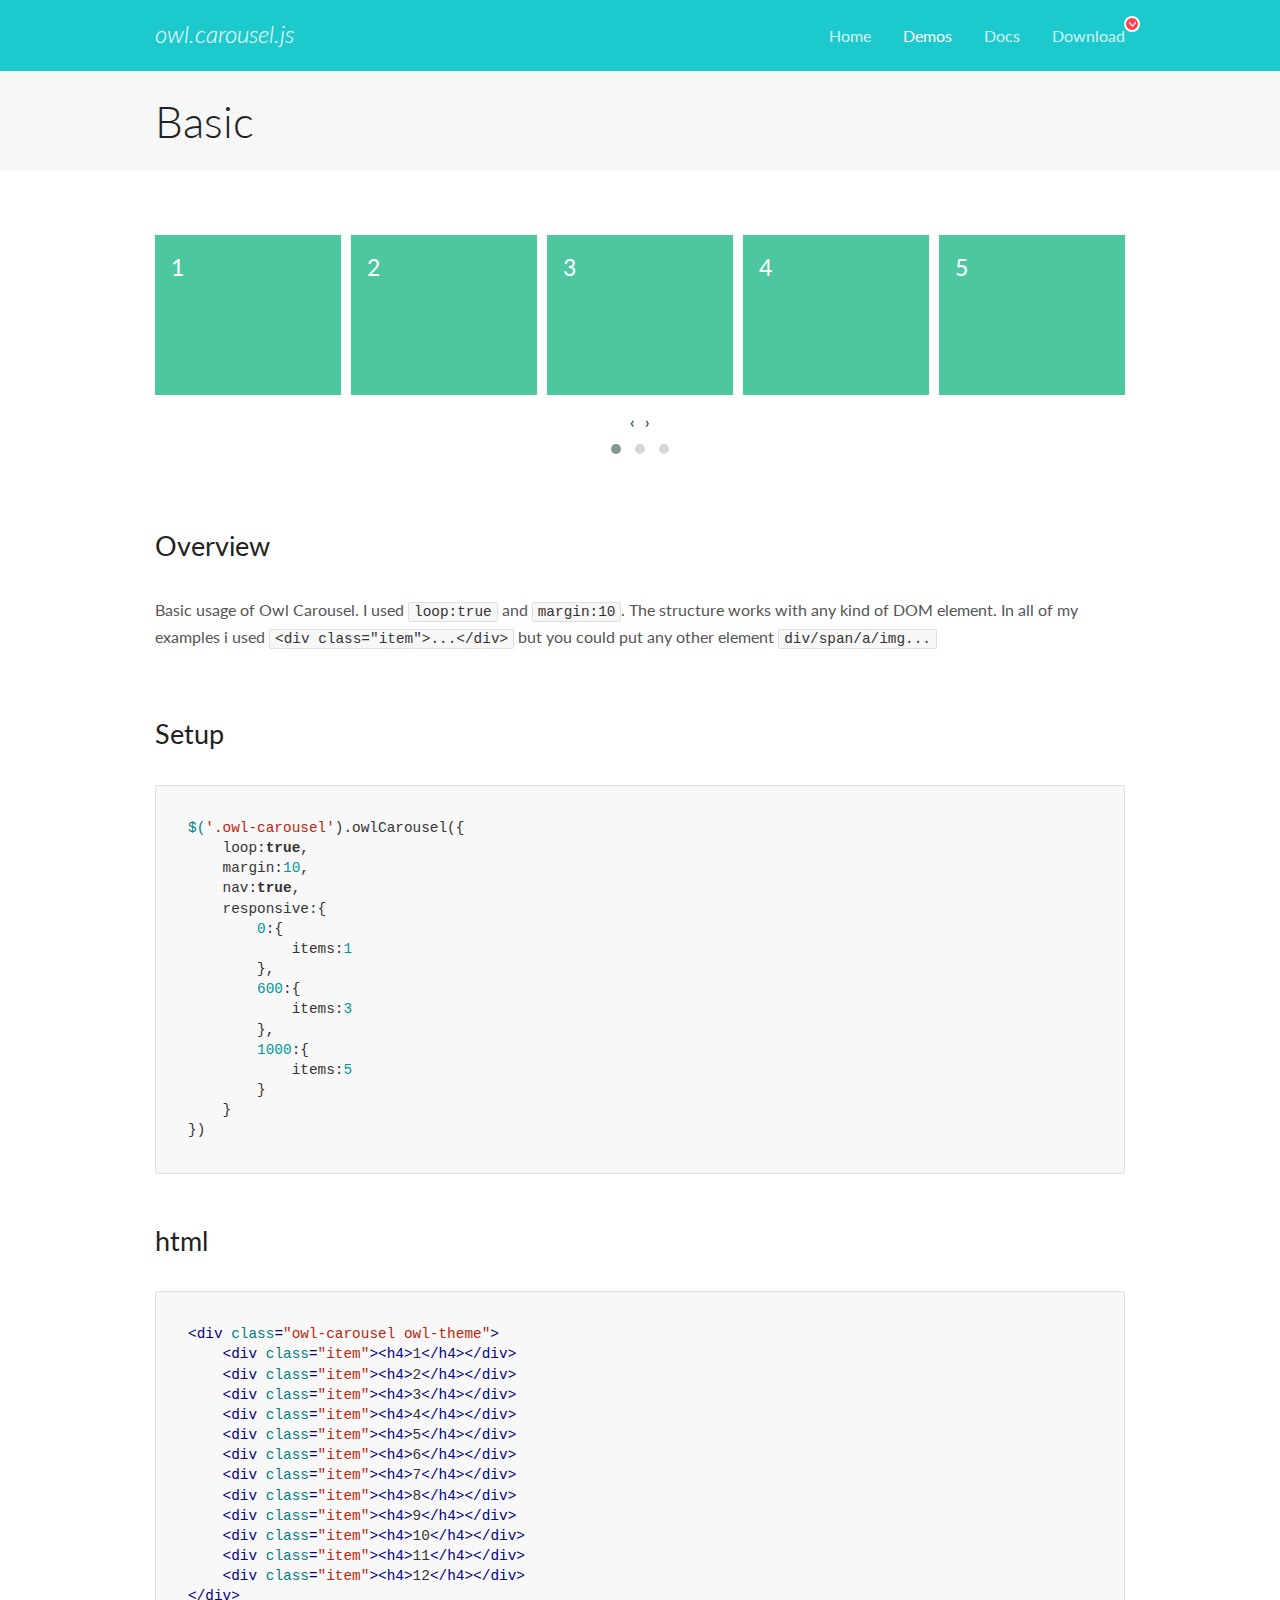
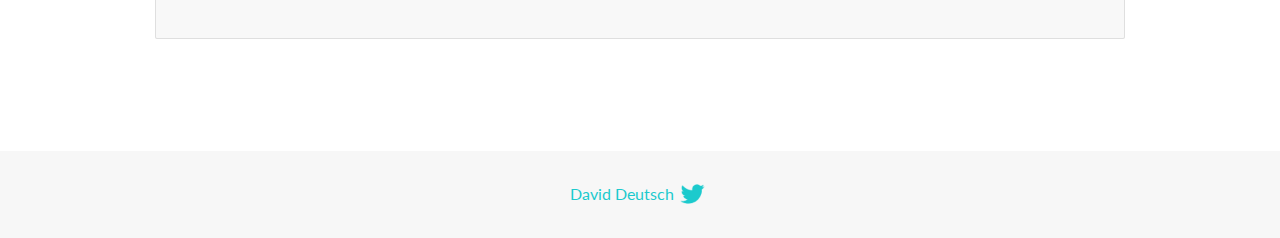
<file: search_car/public/scripts/OwlCarousel2-2.3.4/docs/demos/basic.html>
<!DOCTYPE html>
<html lang="en">
  <head>

    <!-- head -->
    <meta charset="utf-8">
    <meta name="msapplication-tap-highlight" content="no" />
    <meta name="viewport" content="width=device-width, initial-scale=1.0" />
    <meta name="description" content="Basic usage demo">
    <meta name="author" content="David Deutsch">
    <title>
      Basic Demo | Owl Carousel | 2.3.4
    </title>

    <!-- Stylesheets -->
    <link href='https://fonts.googleapis.com/css?family=Lato:300,400,700,400italic,300italic' rel='stylesheet' type='text/css'>
    <link rel="stylesheet" href="../assets/css/docs.theme.min.css">

    <!-- Owl Stylesheets -->
    <link rel="stylesheet" href="../assets/owlcarousel/assets/owl.carousel.min.css">
    <link rel="stylesheet" href="../assets/owlcarousel/assets/owl.theme.default.min.css">

    <!-- HTML5 shim and Respond.js IE8 support of HTML5 elements and media queries -->

    <!--[if lt IE 9]>
      <script src="https://oss.maxcdn.com/libs/html5shiv/3.7.0/html5shiv.js"></script>
      <script src="https://oss.maxcdn.com/libs/respond.js/1.3.0/respond.min.js"></script>
    <![endif]-->

    <!-- Favicons -->
    <link rel="apple-touch-icon-precomposed" sizes="144x144" href="../assets/ico/apple-touch-icon-144-precomposed.png">
    <link rel="shortcut icon" href="../assets/ico/favicon.png">
    <link rel="shortcut icon" href="favicon.ico">

    <!-- Yeah i know js should not be in header. Its required for demos.-->

    <!-- javascript -->
    <script src="../assets/vendors/jquery.min.js"></script>
    <script src="../assets/owlcarousel/owl.carousel.js"></script>
  </head>
  <body>

    <!-- header -->
    <header class="header">
      <div class="row">
        <div class="large-12 columns">
          <div class="brand left">
            <h3>
              <a href="/OwlCarousel2/">owl.carousel.js</a> 
            </h3>
          </div>
          <a id="toggle-nav" class="right">
            <span></span> <span></span> <span></span> 
          </a> 
          <div class="nav-bar">
            <ul class="clearfix">
              <li> <a href="/OwlCarousel2/index.html">Home</a>  </li>
              <li class="active">
                <a href="/OwlCarousel2/demos/demos.html">Demos</a> 
              </li>
              <li> <a href="/OwlCarousel2/docs/started-welcome.html">Docs</a>  </li>
              <li>
                <a href="https://github.com/OwlCarousel2/OwlCarousel2/archive/2.3.4.zip">Download</a> 
                <span class="download"></span> 
              </li>
            </ul>
          </div>
        </div>
      </div>
    </header>

    <!-- title -->
    <section class="title">
      <div class="row">
        <div class="large-12 columns">
          <h1>Basic</h1>
        </div>
      </div>
    </section>

    <!--  Demos -->
    <section id="demos">
      <div class="row">
        <div class="large-12 columns">
          <div class="owl-carousel owl-theme">
            <div class="item">
              <h4>1</h4>
            </div>
            <div class="item">
              <h4>2</h4>
            </div>
            <div class="item">
              <h4>3</h4>
            </div>
            <div class="item">
              <h4>4</h4>
            </div>
            <div class="item">
              <h4>5</h4>
            </div>
            <div class="item">
              <h4>6</h4>
            </div>
            <div class="item">
              <h4>7</h4>
            </div>
            <div class="item">
              <h4>8</h4>
            </div>
            <div class="item">
              <h4>9</h4>
            </div>
            <div class="item">
              <h4>10</h4>
            </div>
            <div class="item">
              <h4>11</h4>
            </div>
            <div class="item">
              <h4>12</h4>
            </div>
          </div>
          <h3 id="overview">Overview</h3>
          <p>Basic usage of Owl Carousel. I used <code>loop:true</code> and <code>margin:10</code>. The structure works with any kind of DOM element. In all of my examples i used <code>&lt;div class=&quot;item&quot;&gt;...&lt;/div&gt;</code> but you could
            put any other element <code>div/span/a/img...</code></p>
          <h3 id="setup">Setup</h3>
          <pre><code>$(&#39;.owl-carousel&#39;).owlCarousel({
    loop:true,
    margin:10,
    nav:true,
    responsive:{
        0:{
            items:1
        },
        600:{
            items:3
        },
        1000:{
            items:5
        }
    }
})</code></pre>
          <h3 id="html">html</h3>
          <pre><code>&lt;div class=&quot;owl-carousel owl-theme&quot;&gt;
    &lt;div class=&quot;item&quot;&gt;&lt;h4&gt;1&lt;/h4&gt;&lt;/div&gt;
    &lt;div class=&quot;item&quot;&gt;&lt;h4&gt;2&lt;/h4&gt;&lt;/div&gt;
    &lt;div class=&quot;item&quot;&gt;&lt;h4&gt;3&lt;/h4&gt;&lt;/div&gt;
    &lt;div class=&quot;item&quot;&gt;&lt;h4&gt;4&lt;/h4&gt;&lt;/div&gt;
    &lt;div class=&quot;item&quot;&gt;&lt;h4&gt;5&lt;/h4&gt;&lt;/div&gt;
    &lt;div class=&quot;item&quot;&gt;&lt;h4&gt;6&lt;/h4&gt;&lt;/div&gt;
    &lt;div class=&quot;item&quot;&gt;&lt;h4&gt;7&lt;/h4&gt;&lt;/div&gt;
    &lt;div class=&quot;item&quot;&gt;&lt;h4&gt;8&lt;/h4&gt;&lt;/div&gt;
    &lt;div class=&quot;item&quot;&gt;&lt;h4&gt;9&lt;/h4&gt;&lt;/div&gt;
    &lt;div class=&quot;item&quot;&gt;&lt;h4&gt;10&lt;/h4&gt;&lt;/div&gt;
    &lt;div class=&quot;item&quot;&gt;&lt;h4&gt;11&lt;/h4&gt;&lt;/div&gt;
    &lt;div class=&quot;item&quot;&gt;&lt;h4&gt;12&lt;/h4&gt;&lt;/div&gt;
&lt;/div&gt;</code></pre>
          <script>
            $(document).ready(function() {
              var owl = $('.owl-carousel');
              owl.owlCarousel({
                margin: 10,
                nav: true,
                loop: true,
                responsive: {
                  0: {
                    items: 1
                  },
                  600: {
                    items: 3
                  },
                  1000: {
                    items: 5
                  }
                }
              })
            })
          </script>
        </div>
      </div>
    </section>

    <!-- footer -->
    <footer class="footer">
      <div class="row">
        <div class="large-12 columns">
          <h5>
            <a href="/OwlCarousel2/docs/support-contact.html">David Deutsch</a> 
            <a id="custom-tweet-button" href="https://twitter.com/share?url=https://github.com/OwlCarousel2/OwlCarousel2&text=Owl Carousel - This is so awesome! " target="_blank"></a> 
          </h5>
        </div>
      </div>
    </footer>

    <!-- vendors -->
    <script src="../assets/vendors/highlight.js"></script>
    <script src="../assets/js/app.js"></script>
  </body>
</html>
</file>
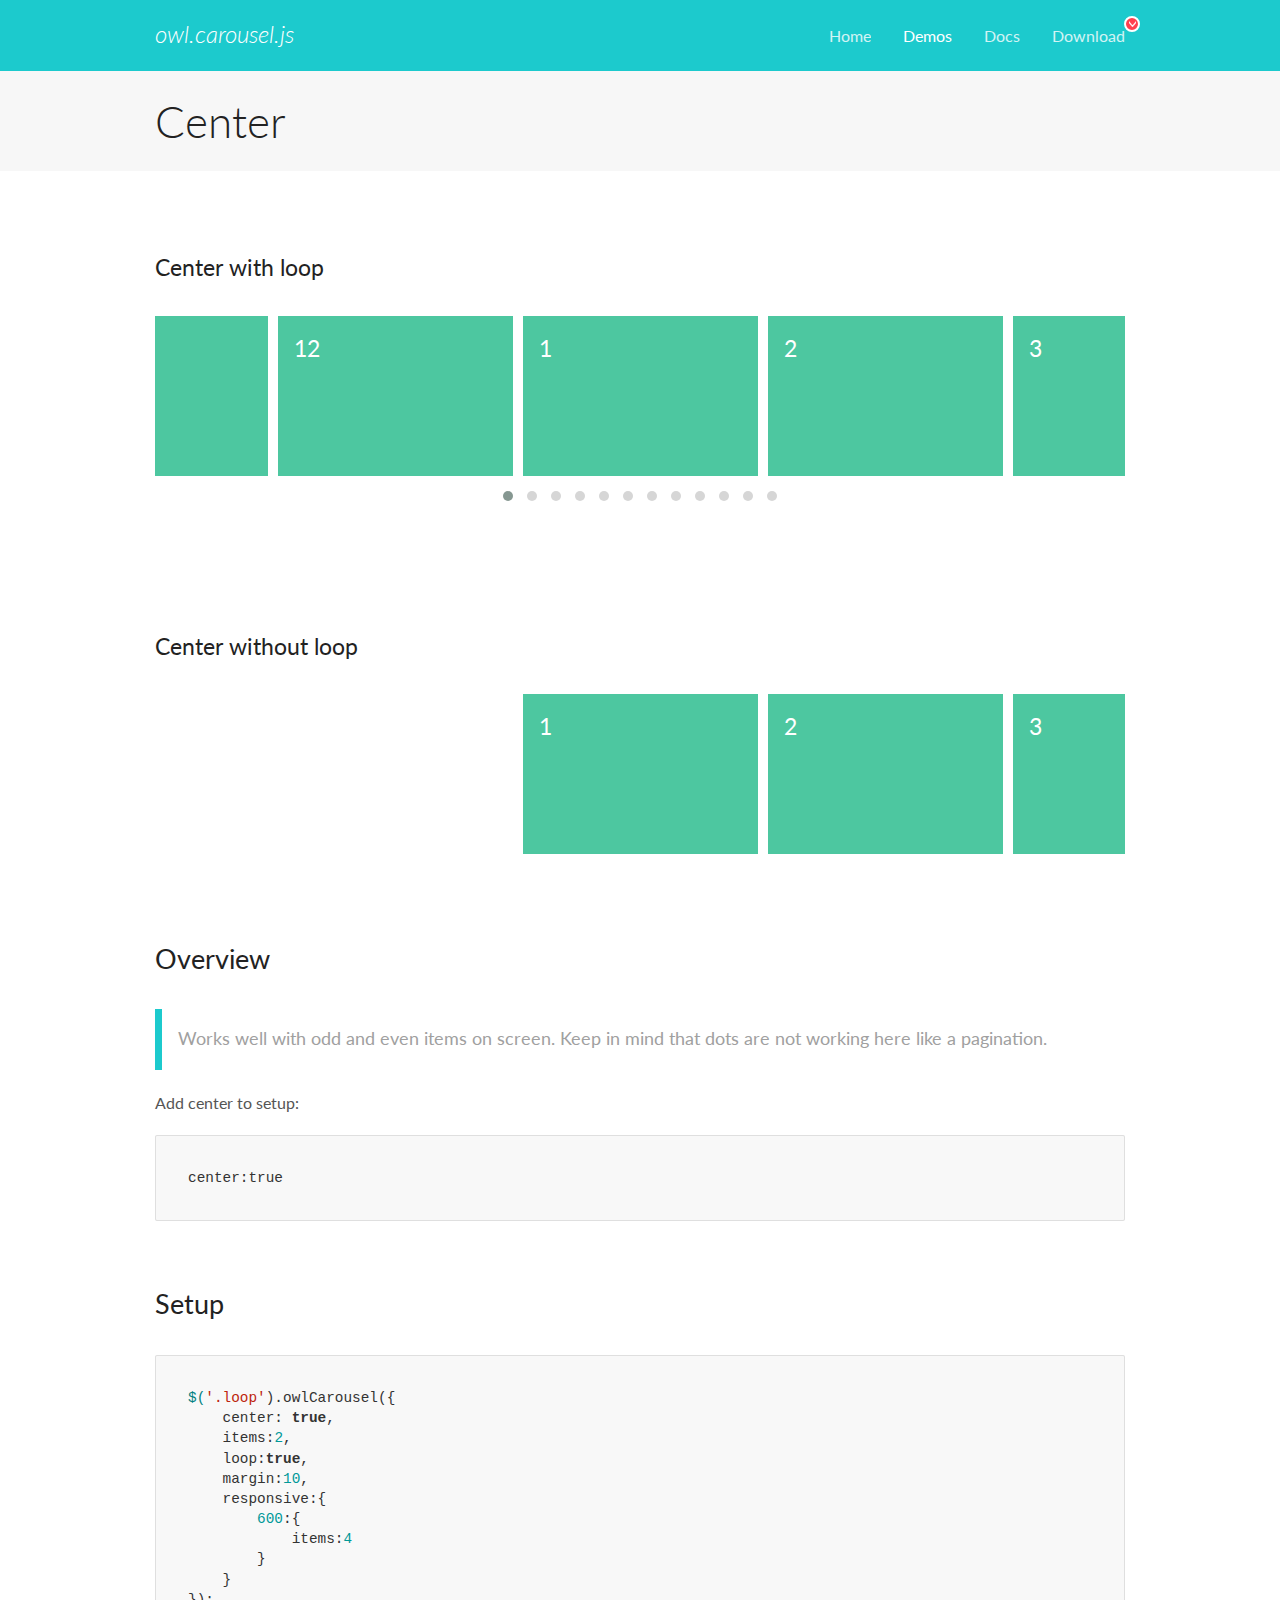
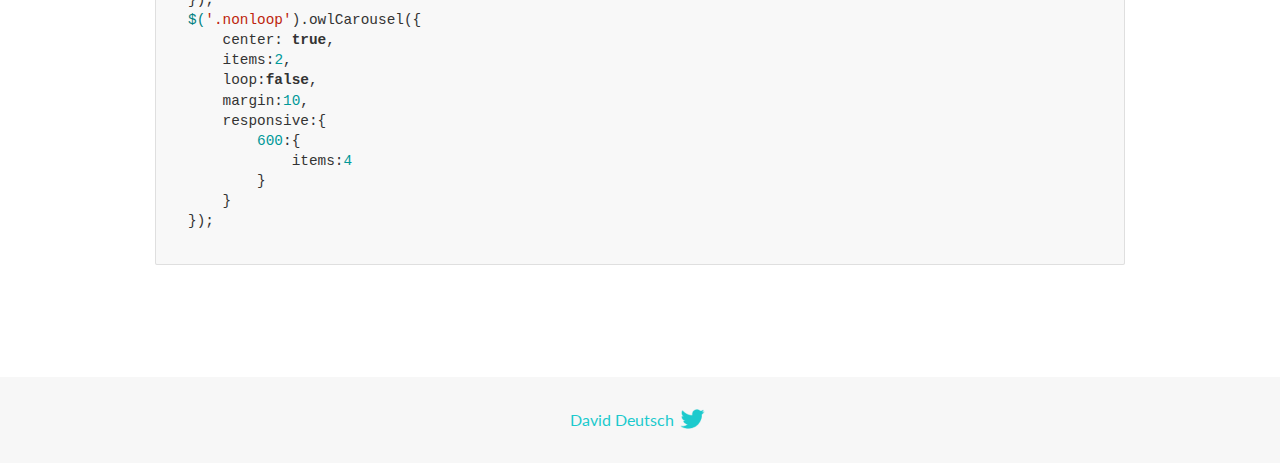
<file: search_car/public/scripts/OwlCarousel2-2.3.4/docs/demos/center.html>
<!DOCTYPE html>
<html lang="en">
  <head>

    <!-- head -->
    <meta charset="utf-8">
    <meta name="msapplication-tap-highlight" content="no" />
    <meta name="viewport" content="width=device-width, initial-scale=1.0" />
    <meta name="description" content="Center carousel">
    <meta name="author" content="David Deutsch">
    <title>
      Center Demo | Owl Carousel | 2.3.4
    </title>

    <!-- Stylesheets -->
    <link href='https://fonts.googleapis.com/css?family=Lato:300,400,700,400italic,300italic' rel='stylesheet' type='text/css'>
    <link rel="stylesheet" href="../assets/css/docs.theme.min.css">

    <!-- Owl Stylesheets -->
    <link rel="stylesheet" href="../assets/owlcarousel/assets/owl.carousel.min.css">
    <link rel="stylesheet" href="../assets/owlcarousel/assets/owl.theme.default.min.css">

    <!-- HTML5 shim and Respond.js IE8 support of HTML5 elements and media queries -->

    <!--[if lt IE 9]>
      <script src="https://oss.maxcdn.com/libs/html5shiv/3.7.0/html5shiv.js"></script>
      <script src="https://oss.maxcdn.com/libs/respond.js/1.3.0/respond.min.js"></script>
    <![endif]-->

    <!-- Favicons -->
    <link rel="apple-touch-icon-precomposed" sizes="144x144" href="../assets/ico/apple-touch-icon-144-precomposed.png">
    <link rel="shortcut icon" href="../assets/ico/favicon.png">
    <link rel="shortcut icon" href="favicon.ico">

    <!-- Yeah i know js should not be in header. Its required for demos.-->

    <!-- javascript -->
    <script src="../assets/vendors/jquery.min.js"></script>
    <script src="../assets/owlcarousel/owl.carousel.js"></script>
  </head>
  <body>

    <!-- header -->
    <header class="header">
      <div class="row">
        <div class="large-12 columns">
          <div class="brand left">
            <h3>
              <a href="/OwlCarousel2/">owl.carousel.js</a> 
            </h3>
          </div>
          <a id="toggle-nav" class="right">
            <span></span> <span></span> <span></span> 
          </a> 
          <div class="nav-bar">
            <ul class="clearfix">
              <li> <a href="/OwlCarousel2/index.html">Home</a>  </li>
              <li class="active">
                <a href="/OwlCarousel2/demos/demos.html">Demos</a> 
              </li>
              <li> <a href="/OwlCarousel2/docs/started-welcome.html">Docs</a>  </li>
              <li>
                <a href="https://github.com/OwlCarousel2/OwlCarousel2/archive/2.3.4.zip">Download</a> 
                <span class="download"></span> 
              </li>
            </ul>
          </div>
        </div>
      </div>
    </header>

    <!-- title -->
    <section class="title">
      <div class="row">
        <div class="large-12 columns">
          <h1>Center</h1>
        </div>
      </div>
    </section>

    <!--  Demos -->
    <section id="demos">
      <div class="row">
        <div class="large-12 columns">
          <h4 id="center-with-loop">Center with loop</h4>
          <div class="loop owl-carousel owl-theme">
            <div class="item">
              <h4>1</h4>
            </div>
            <div class="item">
              <h4>2</h4>
            </div>
            <div class="item">
              <h4>3</h4>
            </div>
            <div class="item">
              <h4>4</h4>
            </div>
            <div class="item">
              <h4>5</h4>
            </div>
            <div class="item">
              <h4>6</h4>
            </div>
            <div class="item">
              <h4>7</h4>
            </div>
            <div class="item">
              <h4>8</h4>
            </div>
            <div class="item">
              <h4>9</h4>
            </div>
            <div class="item">
              <h4>10</h4>
            </div>
            <div class="item">
              <h4>11</h4>
            </div>
            <div class="item">
              <h4>12</h4>
            </div>
          </div>
          <br>
          <h4 id="center-without-loop">Center without loop</h4>
          <div class="nonloop owl-carousel">
            <div class="item">
              <h4>1</h4>
            </div>
            <div class="item">
              <h4>2</h4>
            </div>
            <div class="item">
              <h4>3</h4>
            </div>
            <div class="item">
              <h4>4</h4>
            </div>
            <div class="item">
              <h4>5</h4>
            </div>
            <div class="item">
              <h4>6</h4>
            </div>
            <div class="item">
              <h4>7</h4>
            </div>
            <div class="item">
              <h4>8</h4>
            </div>
            <div class="item">
              <h4>9</h4>
            </div>
            <div class="item">
              <h4>10</h4>
            </div>
            <div class="item">
              <h4>11</h4>
            </div>
            <div class="item">
              <h4>12</h4>
            </div>
          </div>
          <h3 id="overview">Overview</h3>
          <blockquote>
            <p>Works well with odd and even items on screen. Keep in mind that dots are not working here like a pagination.</p>
          </blockquote>
          <p>Add center to setup:</p>
          <pre><code>center:true</code></pre>
          <h3 id="setup">Setup</h3>
          <pre><code>$(&#39;.loop&#39;).owlCarousel({
    center: true,
    items:2,
    loop:true,
    margin:10,
    responsive:{
        600:{
            items:4
        }
    }
});
$(&#39;.nonloop&#39;).owlCarousel({
    center: true,
    items:2,
    loop:false,
    margin:10,
    responsive:{
        600:{
            items:4
        }
    }
});</code></pre>
          <script>
            jQuery(document).ready(function($) {
              $('.loop').owlCarousel({
                center: true,
                items: 2,
                loop: true,
                margin: 10,
                responsive: {
                  600: {
                    items: 4
                  }
                }
              });
              $('.nonloop').owlCarousel({
                center: true,
                items: 2,
                loop: false,
                margin: 10,
                responsive: {
                  600: {
                    items: 4
                  }
                }
              });
            });
          </script>
        </div>
      </div>
    </section>

    <!-- footer -->
    <footer class="footer">
      <div class="row">
        <div class="large-12 columns">
          <h5>
            <a href="/OwlCarousel2/docs/support-contact.html">David Deutsch</a> 
            <a id="custom-tweet-button" href="https://twitter.com/share?url=https://github.com/OwlCarousel2/OwlCarousel2&text=Owl Carousel - This is so awesome! " target="_blank"></a> 
          </h5>
        </div>
      </div>
    </footer>

    <!-- vendors -->
    <script src="../assets/vendors/highlight.js"></script>
    <script src="../assets/js/app.js"></script>
  </body>
</html>
</file>
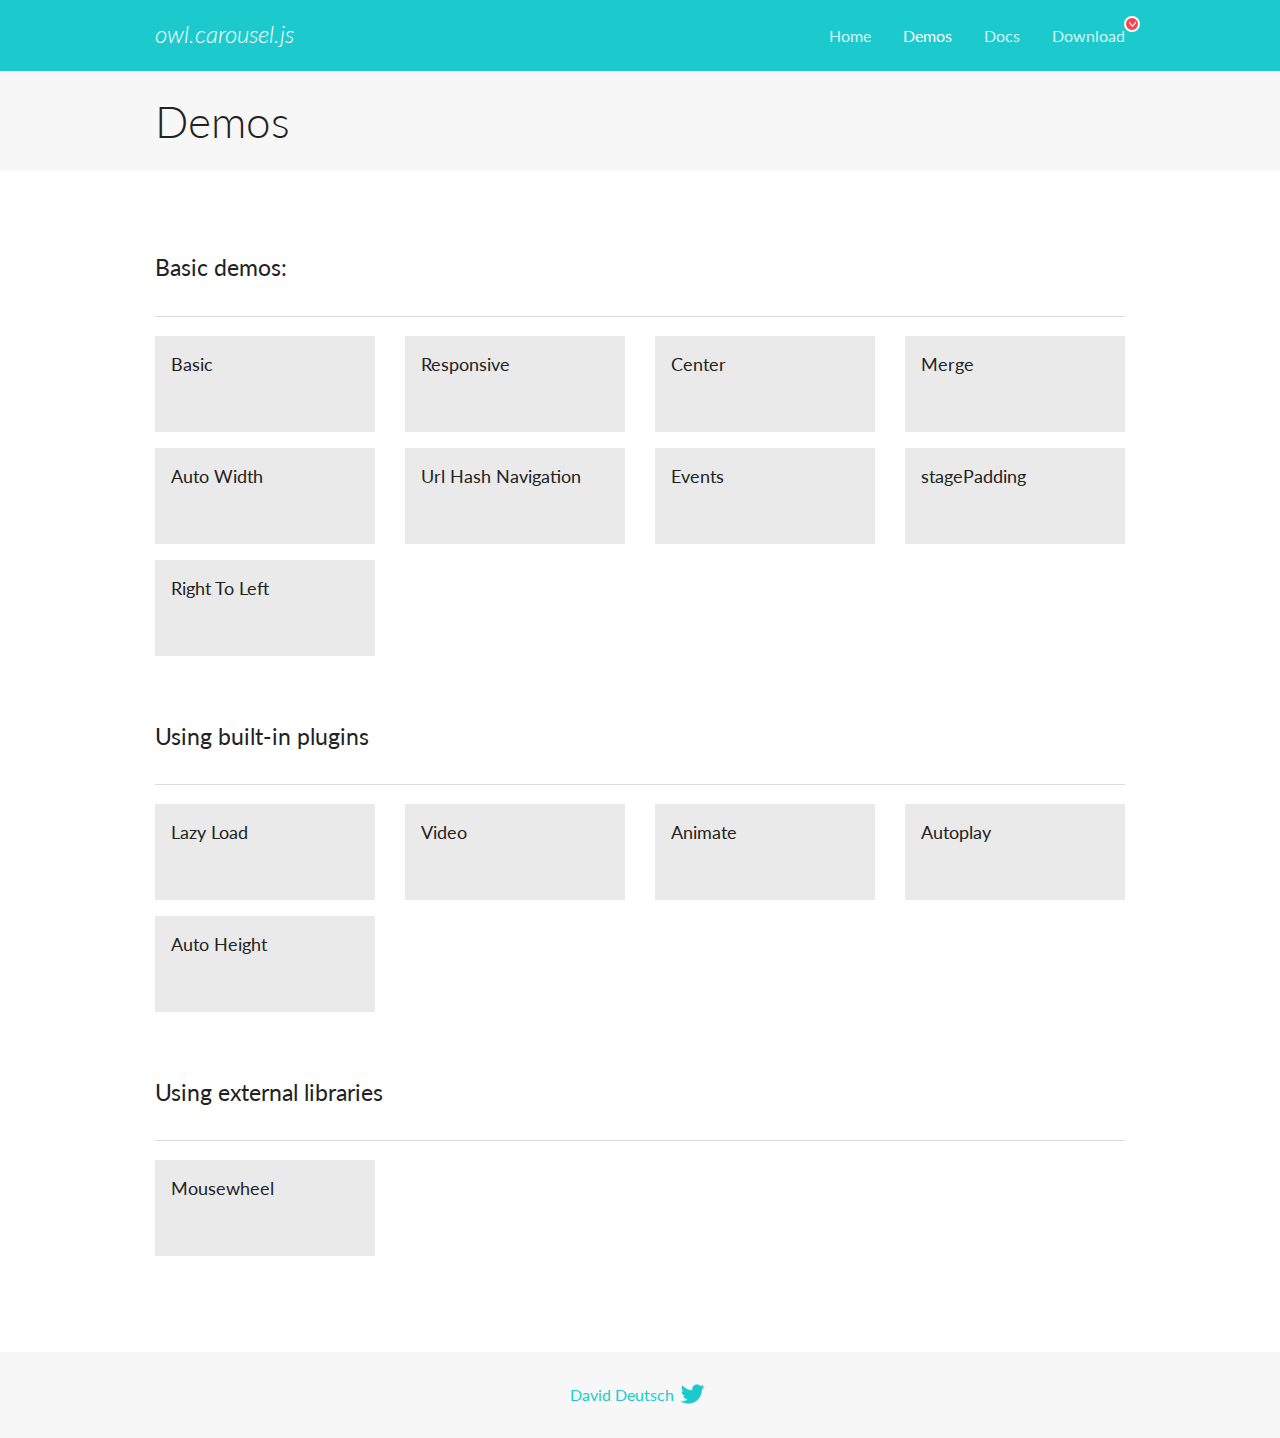
<file: search_car/public/scripts/OwlCarousel2-2.3.4/docs/demos/demos.html>
<!DOCTYPE html>
<html lang="en">
  <head>

    <!-- head -->
    <meta charset="utf-8">
    <meta name="msapplication-tap-highlight" content="no" />
    <meta name="viewport" content="width=device-width, initial-scale=1.0" />
    <meta name="description" content="A list of Owl Carousel examples.">
    <meta name="author" content="David Deutsch">
    <title>
      Demos | Owl Carousel | 2.3.4
    </title>

    <!-- Stylesheets -->
    <link href='https://fonts.googleapis.com/css?family=Lato:300,400,700,400italic,300italic' rel='stylesheet' type='text/css'>
    <link rel="stylesheet" href="../assets/css/docs.theme.min.css">

    <!-- Owl Stylesheets -->
    <link rel="stylesheet" href="../assets/owlcarousel/assets/owl.carousel.min.css">
    <link rel="stylesheet" href="../assets/owlcarousel/assets/owl.theme.default.min.css">

    <!-- HTML5 shim and Respond.js IE8 support of HTML5 elements and media queries -->

    <!--[if lt IE 9]>
      <script src="https://oss.maxcdn.com/libs/html5shiv/3.7.0/html5shiv.js"></script>
      <script src="https://oss.maxcdn.com/libs/respond.js/1.3.0/respond.min.js"></script>
    <![endif]-->

    <!-- Favicons -->
    <link rel="apple-touch-icon-precomposed" sizes="144x144" href="../assets/ico/apple-touch-icon-144-precomposed.png">
    <link rel="shortcut icon" href="../assets/ico/favicon.png">
    <link rel="shortcut icon" href="favicon.ico">

    <!-- Yeah i know js should not be in header. Its required for demos.-->

    <!-- javascript -->
    <script src="../assets/vendors/jquery.min.js"></script>
    <script src="../assets/owlcarousel/owl.carousel.js"></script>
  </head>
  <body>

    <!-- header -->
    <header class="header">
      <div class="row">
        <div class="large-12 columns">
          <div class="brand left">
            <h3>
              <a href="/OwlCarousel2/">owl.carousel.js</a> 
            </h3>
          </div>
          <a id="toggle-nav" class="right">
            <span></span> <span></span> <span></span> 
          </a> 
          <div class="nav-bar">
            <ul class="clearfix">
              <li> <a href="/OwlCarousel2/index.html">Home</a>  </li>
              <li class="active">
                <a href="/OwlCarousel2/demos/demos.html">Demos</a> 
              </li>
              <li> <a href="/OwlCarousel2/docs/started-welcome.html">Docs</a>  </li>
              <li>
                <a href="https://github.com/OwlCarousel2/OwlCarousel2/archive/2.3.4.zip">Download</a> 
                <span class="download"></span> 
              </li>
            </ul>
          </div>
        </div>
      </div>
    </header>

    <!-- title -->
    <section class="title">
      <div class="row">
        <div class="large-12 columns">
          <h1>Demos</h1>
        </div>
      </div>
    </section>

    <!--  Demos -->
    <section id="demos">
      <div class="row">
        <div class="large-12 columns">
          <h4 id="basic-demos-">Basic demos:</h4>
          <hr>
          <div class="demo-list">
            <div class="row">
              <div class="small-6 medium-4 large-3 columns">
                <a href="basic.html" class="demo-block">
                  <h5>Basic </h5>
                </a> 
              </div>
              <div class="small-6 medium-4 large-3 columns">
                <a href="responsive.html" class="demo-block">
                  <h5>Responsive </h5>
                </a> 
              </div>
              <div class="small-6 medium-4 large-3 columns">
                <a href="center.html" class="demo-block">
                  <h5>Center </h5>
                </a> 
              </div>
              <div class="small-6 medium-4 large-3 columns">
                <a href="merge.html" class="demo-block">
                  <h5>Merge </h5>
                </a> 
              </div>
              <div class="small-6 medium-4 large-3 columns">
                <a href="autowidth.html" class="demo-block">
                  <h5>Auto Width </h5>
                </a> 
              </div>
              <div class="small-6 medium-4 large-3 columns">
                <a href="urlhashnav.html" class="demo-block">
                  <h5>Url Hash Navigation </h5>
                </a> 
              </div>
              <div class="small-6 medium-4 large-3 columns">
                <a href="events.html" class="demo-block">
                  <h5>Events </h5>
                </a> 
              </div>
              <div class="small-6 medium-4 large-3 columns">
                <a href="stagepadding.html" class="demo-block">
                  <h5>stagePadding </h5>
                </a> 
              </div>
              <div class="small-6 medium-4 large-3 columns">
                <a href="rtl.html" class="demo-block">
                  <h5>Right To Left </h5>
                </a> 
              </div>
            </div>
          </div>
          <h4 id="using-built-in-plugins">Using built-in plugins</h4>
          <hr>
          <div class="demo-list">
            <div class="row">
              <div class="small-6 medium-4 large-3 columns">
                <a href="lazyLoad.html" class="demo-block">
                  <h5>Lazy Load </h5>
                </a> 
              </div>
              <div class="small-6 medium-4 large-3 columns">
                <a href="video.html" class="demo-block">
                  <h5>Video </h5>
                </a> 
              </div>
              <div class="small-6 medium-4 large-3 columns">
                <a href="animate.html" class="demo-block">
                  <h5>Animate </h5>
                </a> 
              </div>
              <div class="small-6 medium-4 large-3 columns">
                <a href="autoplay.html" class="demo-block">
                  <h5>Autoplay </h5>
                </a> 
              </div>
              <div class="small-6 medium-4 large-3 columns">
                <a href="autoheight.html" class="demo-block">
                  <h5>Auto Height </h5>
                </a> 
              </div>
            </div>
          </div>
          <h4 id="using-external-libraries">Using external libraries</h4>
          <hr>
          <div class="demo-list">
            <div class="row">
              <div class="small-6 medium-4 large-3 columns">
                <a href="mousewheel.html" class="demo-block">
                  <h5>Mousewheel </h5>
                </a> 
              </div>
            </div>
          </div>
        </div>
      </div>
    </section>

    <!-- footer -->
    <footer class="footer">
      <div class="row">
        <div class="large-12 columns">
          <h5>
            <a href="/OwlCarousel2/docs/support-contact.html">David Deutsch</a> 
            <a id="custom-tweet-button" href="https://twitter.com/share?url=https://github.com/OwlCarousel2/OwlCarousel2&text=Owl Carousel - This is so awesome! " target="_blank"></a> 
          </h5>
        </div>
      </div>
    </footer>

    <!-- vendors -->
    <script src="../assets/vendors/highlight.js"></script>
    <script src="../assets/js/app.js"></script>
  </body>
</html>
</file>
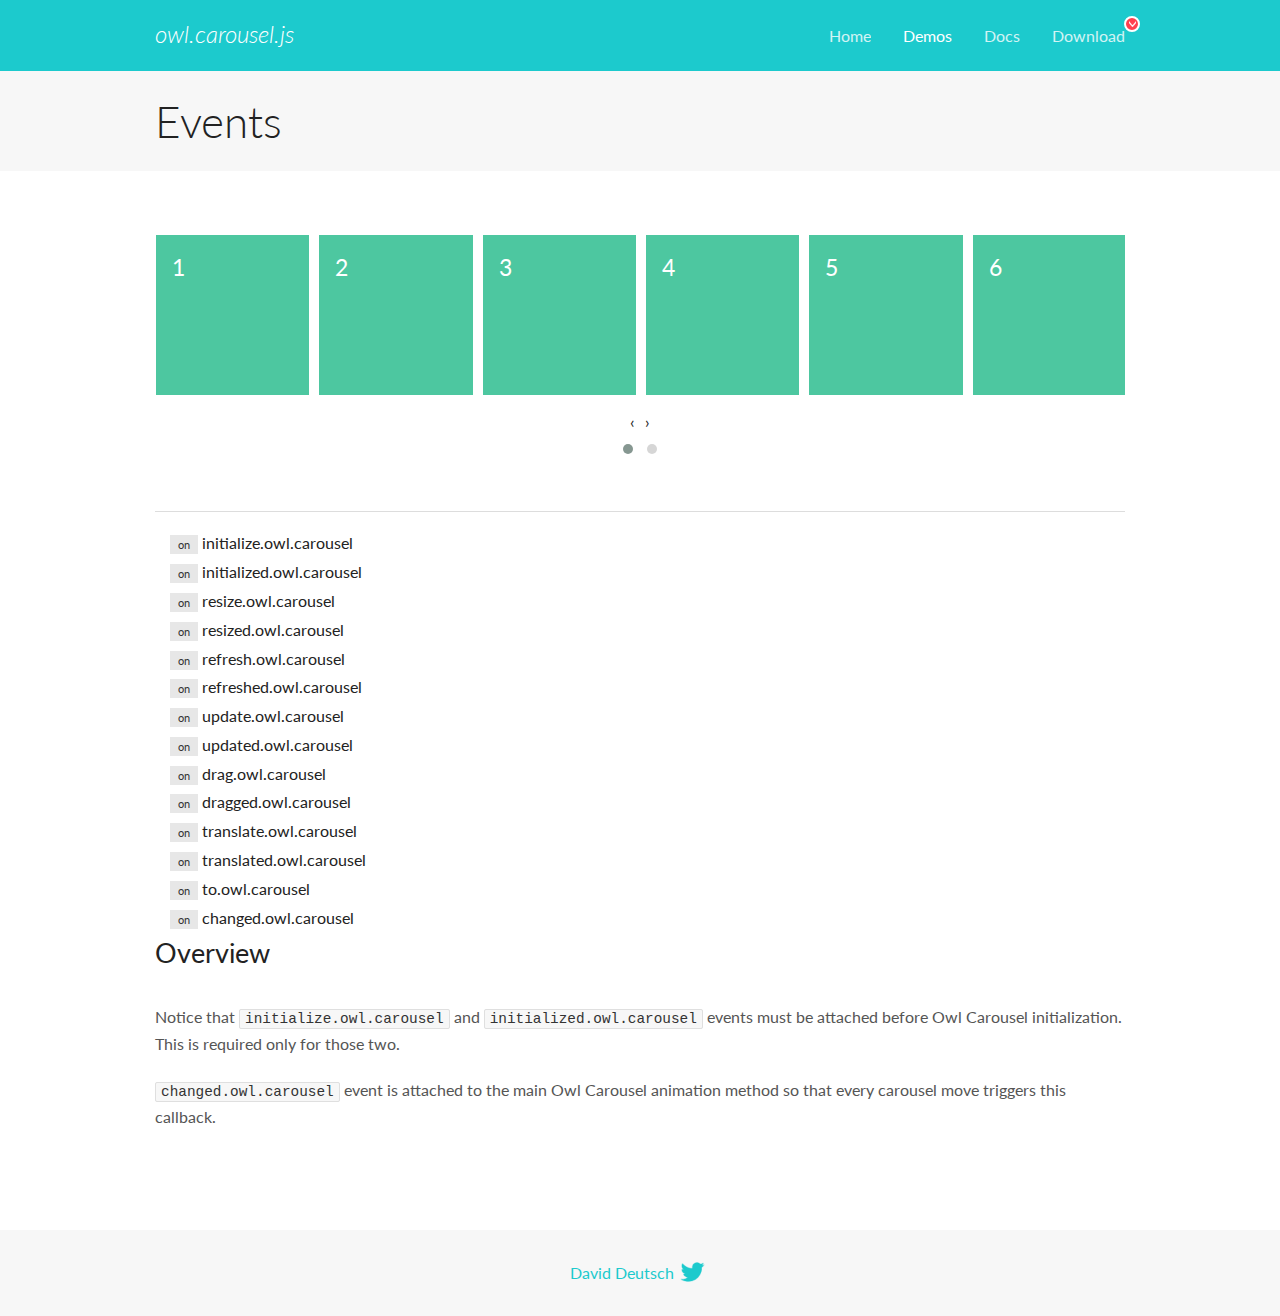
<file: search_car/public/scripts/OwlCarousel2-2.3.4/docs/demos/events.html>
<!DOCTYPE html>
<html lang="en">
  <head>

    <!-- head -->
    <meta charset="utf-8">
    <meta name="msapplication-tap-highlight" content="no" />
    <meta name="viewport" content="width=device-width, initial-scale=1.0" />
    <meta name="description" content="Events usage demo">
    <meta name="author" content="David Deutsch">
    <title>
      Events Demo | Owl Carousel | 2.3.4
    </title>

    <!-- Stylesheets -->
    <link href='https://fonts.googleapis.com/css?family=Lato:300,400,700,400italic,300italic' rel='stylesheet' type='text/css'>
    <link rel="stylesheet" href="../assets/css/docs.theme.min.css">

    <!-- Owl Stylesheets -->
    <link rel="stylesheet" href="../assets/owlcarousel/assets/owl.carousel.min.css">
    <link rel="stylesheet" href="../assets/owlcarousel/assets/owl.theme.default.min.css">

    <!-- HTML5 shim and Respond.js IE8 support of HTML5 elements and media queries -->

    <!--[if lt IE 9]>
      <script src="https://oss.maxcdn.com/libs/html5shiv/3.7.0/html5shiv.js"></script>
      <script src="https://oss.maxcdn.com/libs/respond.js/1.3.0/respond.min.js"></script>
    <![endif]-->

    <!-- Favicons -->
    <link rel="apple-touch-icon-precomposed" sizes="144x144" href="../assets/ico/apple-touch-icon-144-precomposed.png">
    <link rel="shortcut icon" href="../assets/ico/favicon.png">
    <link rel="shortcut icon" href="favicon.ico">

    <!-- Yeah i know js should not be in header. Its required for demos.-->

    <!-- javascript -->
    <script src="../assets/vendors/jquery.min.js"></script>
    <script src="../assets/owlcarousel/owl.carousel.js"></script>
  </head>
  <body>

    <!-- header -->
    <header class="header">
      <div class="row">
        <div class="large-12 columns">
          <div class="brand left">
            <h3>
              <a href="/OwlCarousel2/">owl.carousel.js</a> 
            </h3>
          </div>
          <a id="toggle-nav" class="right">
            <span></span> <span></span> <span></span> 
          </a> 
          <div class="nav-bar">
            <ul class="clearfix">
              <li> <a href="/OwlCarousel2/index.html">Home</a>  </li>
              <li class="active">
                <a href="/OwlCarousel2/demos/demos.html">Demos</a> 
              </li>
              <li> <a href="/OwlCarousel2/docs/started-welcome.html">Docs</a>  </li>
              <li>
                <a href="https://github.com/OwlCarousel2/OwlCarousel2/archive/2.3.4.zip">Download</a> 
                <span class="download"></span> 
              </li>
            </ul>
          </div>
        </div>
      </div>
    </header>

    <!-- title -->
    <section class="title">
      <div class="row">
        <div class="large-12 columns">
          <h1>Events</h1>
        </div>
      </div>
    </section>

    <!--  Demos -->
    <section id="demos">
      <div class="row">
        <div class="large-12 columns">
          <div class="owl-carousel owl-theme">
            <div class="item">
              <h4>1</h4>
            </div>
            <div class="item">
              <h4>2</h4>
            </div>
            <div class="item">
              <h4>3</h4>
            </div>
            <div class="item">
              <h4>4</h4>
            </div>
            <div class="item">
              <h4>5</h4>
            </div>
            <div class="item">
              <h4>6</h4>
            </div>
            <div class="item">
              <h4>7</h4>
            </div>
            <div class="item">
              <h4>8</h4>
            </div>
            <div class="item">
              <h4>9</h4>
            </div>
            <div class="item">
              <h4>10</h4>
            </div>
            <div class="item">
              <h4>11</h4>
            </div>
            <div class="item">
              <h4>12</h4>
            </div>
          </div>
          <hr>
          <div class="large-12 columns callbacks">
            <div><span class="label secondary initialize">on</span>  initialize.owl.carousel </div>
            <div><span class="label secondary initialized">on</span>  initialized.owl.carousel </div>
            <div><span class="label secondary resize">on</span>  resize.owl.carousel </div>
            <div><span class="label secondary resized">on</span>  resized.owl.carousel </div>
            <div><span class="label secondary refresh">on</span>  refresh.owl.carousel </div>
            <div><span class="label secondary refreshed">on</span>  refreshed.owl.carousel </div>
            <div><span class="label secondary update">on</span>  update.owl.carousel </div>
            <div><span class="label secondary updated">on</span>  updated.owl.carousel </div>
            <div><span class="label secondary drag">on</span>  drag.owl.carousel </div>
            <div><span class="label secondary dragged">on</span>  dragged.owl.carousel </div>
            <div><span class="label secondary translate">on</span>  translate.owl.carousel </div>
            <div><span class="label secondary translated">on</span>  translated.owl.carousel </div>
            <div><span class="label secondary to">on</span>  to.owl.carousel </div>
            <div><span class="label secondary changed">on</span>  changed.owl.carousel </div>
          </div>
          <h3 id="overview">Overview</h3>
          <p>Notice that <code>initialize.owl.carousel</code> and <code>initialized.owl.carousel</code> events must be attached before Owl Carousel initialization. This is required only for those two.</p>
          <p><code>changed.owl.carousel</code> event is attached to the main Owl Carousel animation method so that every carousel move triggers this callback.</p>
          <script>
            jQuery(document).ready(function($) {
              var owl = $('.owl-carousel');
              owl.on('initialize.owl.carousel initialized.owl.carousel ' +
                'initialize.owl.carousel initialize.owl.carousel ' +
                'resize.owl.carousel resized.owl.carousel ' +
                'refresh.owl.carousel refreshed.owl.carousel ' +
                'update.owl.carousel updated.owl.carousel ' +
                'drag.owl.carousel dragged.owl.carousel ' +
                'translate.owl.carousel translated.owl.carousel ' +
                'to.owl.carousel changed.owl.carousel',
                function(e) {
                  $('.' + e.type)
                    .removeClass('secondary')
                    .addClass('success');
                  window.setTimeout(function() {
                    $('.' + e.type)
                      .removeClass('success')
                      .addClass('secondary');
                  }, 500);
                });
              owl.owlCarousel({
                loop: true,
                nav: true,
                lazyLoad: true,
                margin: 10,
                video: true,
                responsive: {
                  0: {
                    items: 1
                  },
                  600: {
                    items: 3
                  },
                  960: {
                    items: 5,
                  },
                  1200: {
                    items: 6
                  }
                }
              });
            });
          </script>
        </div>
      </div>
    </section>

    <!-- footer -->
    <footer class="footer">
      <div class="row">
        <div class="large-12 columns">
          <h5>
            <a href="/OwlCarousel2/docs/support-contact.html">David Deutsch</a> 
            <a id="custom-tweet-button" href="https://twitter.com/share?url=https://github.com/OwlCarousel2/OwlCarousel2&text=Owl Carousel - This is so awesome! " target="_blank"></a> 
          </h5>
        </div>
      </div>
    </footer>

    <!-- vendors -->
    <script src="../assets/vendors/highlight.js"></script>
    <script src="../assets/js/app.js"></script>
  </body>
</html>
</file>
<file: search_car/public/css/style.css>
body {
  font-family: 'Helvetica', 'Arial', sans-serif;
}

main {
  background-color: #F1F3FF;
  min-height: 500px;
}

.navbar .btn-register {
  background-color: #5CB85F;
  color: #ffff;
  border-radius: 0;
}

.navbar .btn-register:hover {
  background-color: white;
  color: #232323;
}

.btn-main {
  background-color: #5CB85F;
  color: #ffff;
  border-radius: 0;
}

.btn-main:hover {
  color: #5CB85F;
  background-color: #FFFFFF;
  border: 1px solid #5CB85F;
}

.content {
  margin-top: 100px;
}

.why {
  margin-top: 100px;
}

.why .card-why {
  -webkit-box-sizing: border-box;
          box-sizing: border-box;
  border-radius: 6px;
  border: 1px solid #D0D0D0;
  padding: 18px;
  gap: 16px;
  margin: 5px 0;
}

.carousel .item {
  max-width: 619px;
}

.carousel .item .card {
  background-color: #F1F3FF;
}

.carousel .item .card .gambarorang {
  width: 120px !important;
  -webkit-box-align: center;
      -ms-flex-align: center;
          align-items: center;
}

.carousel .item .card .card-body {
  text-align: left;
}

.rent {
  margin-top: 100px;
}

.rent .container {
  background-color: #0D28A6;
  border-radius: 10px;
}

.rent .container p {
  line-height: 20px;
  padding: 0 420px;
  font-size: 14px;
}

.faq {
  margin-top: 100px;
}

.faq .title-faq {
  text-align: left;
}

footer {
  margin-top: 200px;
  margin-bottom: 100px;
}

.search {
  margin-top: -50px;
}

.search .search__card {
  background: #FFFFFF;
  -webkit-box-shadow: 0px 0px 10px rgba(0, 0, 0, 0.15);
          box-shadow: 0px 0px 10px rgba(0, 0, 0, 0.15);
  border-radius: 8px;
}

.search .search__card .search__time .form-select {
  background-image: url("../images/fi_clock.png");
  background-size: 20px auto;
}

.search .search__card .form-select:hover {
  border: 1px solid #5CB85F;
  border-radius: 2px;
}

.search .search__card .form-select option:hover, .search .search__card .form-select option:checked {
  background: #C9E7CA;
  color: #5CB85F;
}

.cars {
  margin-top: 30px;
}

.cars .card {
  width: 340px;
  -webkit-box-shadow: 0px 0px 4px rgba(0, 0, 0, 0.15);
          box-shadow: 0px 0px 4px rgba(0, 0, 0, 0.15);
  border-radius: 8px;
}

.cars .card .card-img-top {
  width: 320px;
  height: 180px;
  -o-object-fit: cover;
     object-fit: cover;
}

.cars .card .cars__p {
  font-size: 14px;
  line-height: 20px;
  height: 100px;
}

@media (max-width: 1199px) {
  .rent {
    margin-top: 100px;
  }
  .rent .container {
    background-color: #0D28A6;
    border-radius: 10px;
  }
  .rent .container p {
    line-height: 20px;
    padding: 0 200px;
    font-size: 14px;
  }
  .cars .card {
    width: 280px;
    -webkit-box-shadow: 0px 0px 4px rgba(0, 0, 0, 0.15);
            box-shadow: 0px 0px 4px rgba(0, 0, 0, 0.15);
  }
  .cars .card .card-img-top {
    width: 260px;
  }
}

@media (max-width: 992px) {
  .owl-carousel .owl-stage-outer .owl-item img {
    width: 80px !important;
  }
  .owl-carousel .owl-stage-outer .owl-item .card {
    max-width: 350px;
  }
  .owl-carousel .owl-stage-outer .owl-item .card .card-body img {
    margin-right: auto;
    margin-left: auto;
  }
  .rent .container h1 {
    padding: 0 70px;
  }
  .rent .container p {
    padding: 0 80px;
    font-size: 15px;
  }
  .faq .title-faq {
    text-align: center;
  }
  .faq .title-faq h2 {
    font-weight: bold;
    font-size: 30px;
  }
  .faq .title-faq p {
    margin: 30px 0;
  }
  .cars {
    margin-top: 30px;
  }
  .cars .card {
    width: 500px;
    margin-top: 20px;
    -webkit-box-shadow: 0px 0px 4px rgba(0, 0, 0, 0.15);
            box-shadow: 0px 0px 4px rgba(0, 0, 0, 0.15);
    border-radius: 8px;
  }
  .cars .card .card-img-top {
    width: 480px;
    height: 250px;
  }
  .cars .card .cars__p {
    font-size: 14px;
    line-height: 20px;
    height: 50px;
  }
}
/*# sourceMappingURL=style.css.map */
</file>
<file: search_car/public/scripts/nice-select2/docs/dist/css/style.css>
code[class*=language-],pre[class*=language-]{border-radius:2px;color:#445870;hyphens:none;line-height:1.5;tab-size:4;text-align:left;white-space:pre;word-break:normal;word-spacing:normal;word-wrap:normal;direction:ltr;font-family:Inconsolata,monospace;font-size:13px;letter-spacing:0}pre[class*=language-]{padding:18px 24px;margin:0 0 24px;overflow:auto}:not(pre)>code[class*=language-],pre[class*=language-]{background:#f6f7f9}:not(pre)>code[class*=language-]{padding:0 2px 1px}.token.comment,.token.prolog,.token.doctype,.token.cdata{color:#90a1b5}.token.punctuation{color:#999}.namespace{opacity:.7}.token.property,.token.tag,.token.boolean,.token.number,.token.constant,.token.symbol,.token.deleted{color:#ec4444}.token.selector,.token.attr-name,.token.string,.token.char,.token.builtin,.token.inserted{color:#4abf60}.token.operator,.token.entity,.token.url,.language-css .token.string,.style .token.string{color:#a67f59;background:rgba(255,255,255,.5)}.token.atrule,.token.attr-value,.token.keyword{color:#55a1fb}.token.function{color:#dd4a68}.token.regex,.token.important,.token.variable{color:#e90}.token.important,.token.bold{font-weight:bold}.token.italic{font-style:italic}.token.entity{cursor:help}body{-webkit-font-smoothing:antialiased;-moz-osx-font-smoothing:grayscale;color:#445870;font-family:"Work Sans",sans-serif;font-size:14px;font-weight:normal;letter-spacing:-0.25px;margin:0;padding:0 18px}p{line-height:1.6;margin:0 0 1.6em}h1{font-size:36px;font-weight:300;letter-spacing:-2px;margin:0 0 24px}h2{font-size:22px;font-weight:700;margin:0 0 12px;padding-top:48px}h3{font-size:18px;font-weight:400;margin:0 0 12px;padding-top:12px}ul{margin:0;padding-left:16px}a:not(.button){color:#55a1fb;outline:none;text-decoration:none;-webkit-transition:all .2s ease-in-out;transition:all .2s ease-in-out;border-bottom:1px solid rgba(0,0,0,0)}a:not(.button):hover,a:not(.button):focus{border-bottom:1px solid #88bfff}::selection{background:#f3f4f7}.container{margin:96px auto 60px;max-width:40em}.box{background-color:#f6f7f9;border-radius:2px;margin-bottom:30px;padding:24px 30px}.box:before,.box:after{content:"";display:table}.box:after{clear:both}label{color:#90a1b5;font-size:11px;margin:0 2px 4px;text-transform:uppercase;float:left}label.right{float:right}.button{-webkit-tap-highlight-color:rgba(0,0,0,0);background-color:#55a1fb;border-radius:5px;border:none;box-sizing:border-box;color:#fff;cursor:pointer;display:inline-block;font-weight:600;height:38px;line-height:38px;outline:none;padding:0 24px;text-align:center;text-decoration:none;-webkit-transition:all .2s ease-in-out;transition:all .2s ease-in-out;white-space:nowrap;width:auto}.button:hover,.button:focus{background-color:#4196fb}.button:active{background-color:#2d8bfa}.button.light{background-color:#fff;border:1px solid #e8e8e8;color:#55a1fb;line-height:36px;margin-left:24px}.button.light:hover{border-color:#dbdbdb}.button.light:active,.button.light:focus{border-color:#88bfff}@media screen and (max-width: 360px){.button{width:100%}.button.light{margin:18px 0 0}}.header{text-align:center;margin-bottom:60px}@media screen and (min-width: 600px){.header{padding:0 18px}}.header p{color:#90a1b5;font-size:18px;margin-bottom:36px}.footer{text-align:center}.footer p{margin-bottom:90px}.credit{color:#90a1b5;clear:both;font-size:12px;margin-top:90px}
</file>
<file: search_car/public/scripts/nice-select2/docs/dist/css/nice-select2.css>
.nice-select{-webkit-tap-highlight-color:rgba(0,0,0,0);background-color:#fff;border-radius:5px;border:solid 1px #e8e8e8;box-sizing:border-box;clear:both;cursor:pointer;display:block;float:left;font-family:inherit;font-size:14px;font-weight:normal;height:38px;line-height:36px;outline:none;padding-left:18px;padding-right:30px;position:relative;text-align:left !important;transition:all .2s ease-in-out;user-select:none;white-space:nowrap;width:auto}.nice-select:hover{border-color:#dbdbdb}.nice-select:active,.nice-select.open,.nice-select:focus{border-color:#999}.nice-select:after{border-bottom:2px solid #999;border-right:2px solid #999;content:"";display:block;height:5px;margin-top:-4px;pointer-events:none;position:absolute;right:12px;top:50%;transform-origin:66% 66%;transform:rotate(45deg);transition:all .15s ease-in-out;width:5px}.nice-select.open:after{transform:rotate(-135deg)}.nice-select.open .nice-select-dropdown{opacity:1;pointer-events:auto;transform:scale(1) translateY(0)}.nice-select.disabled{border-color:#ededed;color:#999;pointer-events:none}.nice-select.disabled:after{border-color:#ccc}.nice-select.wide{width:100%}.nice-select.wide .nice-select-dropdown{left:0 !important;right:0 !important}.nice-select.right{float:right}.nice-select.right .nice-select-dropdown{left:auto;right:0}.nice-select.small{font-size:12px;height:36px;line-height:34px}.nice-select.small:after{height:4px;width:4px}.nice-select.small .option{line-height:34px;min-height:34px}.nice-select .nice-select-dropdown{margin-top:4px;background-color:#fff;border-radius:5px;box-shadow:0 0 0 1px rgba(68,68,68,.11);pointer-events:none;position:absolute;top:100%;left:0;transform-origin:50% 0;transform:scale(0.75) translateY(19px);transition:all .2s cubic-bezier(0.5, 0, 0, 1.25),opacity .15s ease-out;z-index:9;opacity:0}.nice-select .list{border-radius:5px;box-sizing:border-box;overflow:hidden;padding:0;max-height:210px;overflow-y:auto}.nice-select .list:hover .option:not(:hover){background-color:rgba(0,0,0,0) !important}.nice-select .option{cursor:pointer;font-weight:400;line-height:40px;list-style:none;outline:none;padding-left:18px;padding-right:29px;text-align:left;transition:all .2s}.nice-select .option:hover,.nice-select .option.focus,.nice-select .option.selected.focus{background-color:#f6f6f6}.nice-select .option.selected{font-weight:bold}.nice-select .option.disabled{background-color:rgba(0,0,0,0);color:#999;cursor:default}.nice-select .optgroup{font-weight:bold}.no-csspointerevents .nice-select .nice-select-dropdown{display:none}.no-csspointerevents .nice-select.open .nice-select-dropdown{display:block}.nice-select .list::-webkit-scrollbar{width:0}.nice-select .has-multiple{white-space:inherit;height:auto;padding:7px 12px;min-height:36px;line-height:22px}.nice-select .has-multiple span.current{border:1px solid #ccc;background:#eee;padding:0 10px;border-radius:3px;display:inline-block;line-height:24px;font-size:14px;margin-bottom:3px;margin-right:3px}.nice-select .has-multiple .multiple-options{display:block;line-height:24px;padding:0}.nice-select .nice-select-search-box{box-sizing:border-box;width:100%;padding:5px;pointer-events:none;border-radius:5px 5px 0 0}.nice-select .nice-select-search{box-sizing:border-box;background-color:#fff;border:1px solid #e8e8e8;border-radius:3px;color:#444;display:inline-block;vertical-align:middle;padding:7px 12px;margin:0 10px 0 0;width:100%;min-height:36px;line-height:22px;height:auto;outline:0 !important;font-size:14px}
</file>
<file: search_car/public/scripts/nice-select2/dist/css/nice-select2.css>
.nice-select{-webkit-tap-highlight-color:rgba(0,0,0,0);background-color:#fff;border-radius:5px;border:solid 1px #e8e8e8;box-sizing:border-box;clear:both;cursor:pointer;display:block;float:left;font-family:inherit;font-size:14px;font-weight:normal;height:38px;line-height:36px;outline:none;padding-left:18px;padding-right:30px;position:relative;text-align:left !important;transition:all .2s ease-in-out;user-select:none;white-space:nowrap;width:auto}.nice-select:hover{border-color:#dbdbdb}.nice-select:active,.nice-select.open,.nice-select:focus{border-color:#999}.nice-select:after{border-bottom:2px solid #999;border-right:2px solid #999;content:"";display:block;height:5px;margin-top:-4px;pointer-events:none;position:absolute;right:12px;top:50%;transform-origin:66% 66%;transform:rotate(45deg);transition:all .15s ease-in-out;width:5px}.nice-select.open:after{transform:rotate(-135deg)}.nice-select.open .nice-select-dropdown{opacity:1;pointer-events:auto;transform:scale(1) translateY(0)}.nice-select.disabled{border-color:#ededed;color:#999;pointer-events:none}.nice-select.disabled:after{border-color:#ccc}.nice-select.wide{width:100%}.nice-select.wide .nice-select-dropdown{left:0 !important;right:0 !important}.nice-select.right{float:right}.nice-select.right .nice-select-dropdown{left:auto;right:0}.nice-select.small{font-size:12px;height:36px;line-height:34px}.nice-select.small:after{height:4px;width:4px}.nice-select.small .option{line-height:34px;min-height:34px}.nice-select .nice-select-dropdown{margin-top:4px;background-color:#fff;border-radius:5px;box-shadow:0 0 0 1px rgba(68,68,68,.11);pointer-events:none;position:absolute;top:100%;left:0;transform-origin:50% 0;transform:scale(0.75) translateY(19px);transition:all .2s cubic-bezier(0.5, 0, 0, 1.25),opacity .15s ease-out;z-index:9;opacity:0}.nice-select .list{border-radius:5px;box-sizing:border-box;overflow:hidden;padding:0;max-height:210px;overflow-y:auto}.nice-select .list:hover .option:not(:hover){background-color:rgba(0,0,0,0) !important}.nice-select .option{cursor:pointer;font-weight:400;line-height:40px;list-style:none;outline:none;padding-left:18px;padding-right:29px;text-align:left;transition:all .2s}.nice-select .option:hover,.nice-select .option.focus,.nice-select .option.selected.focus{background-color:#f6f6f6}.nice-select .option.selected{font-weight:bold}.nice-select .option.disabled{background-color:rgba(0,0,0,0);color:#999;cursor:default}.nice-select .optgroup{font-weight:bold}.no-csspointerevents .nice-select .nice-select-dropdown{display:none}.no-csspointerevents .nice-select.open .nice-select-dropdown{display:block}.nice-select .list::-webkit-scrollbar{width:0}.nice-select .has-multiple{white-space:inherit;height:auto;padding:7px 12px;min-height:36px;line-height:22px}.nice-select .has-multiple span.current{border:1px solid #ccc;background:#eee;padding:0 10px;border-radius:3px;display:inline-block;line-height:24px;font-size:14px;margin-bottom:3px;margin-right:3px}.nice-select .has-multiple .multiple-options{display:block;line-height:24px;padding:0}.nice-select .nice-select-search-box{box-sizing:border-box;width:100%;padding:5px;pointer-events:none;border-radius:5px 5px 0 0}.nice-select .nice-select-search{box-sizing:border-box;background-color:#fff;border:1px solid #e8e8e8;border-radius:3px;color:#444;display:inline-block;vertical-align:middle;padding:7px 12px;margin:0 10px 0 0;width:100%;min-height:36px;line-height:22px;height:auto;outline:0 !important;font-size:14px}
</file>
